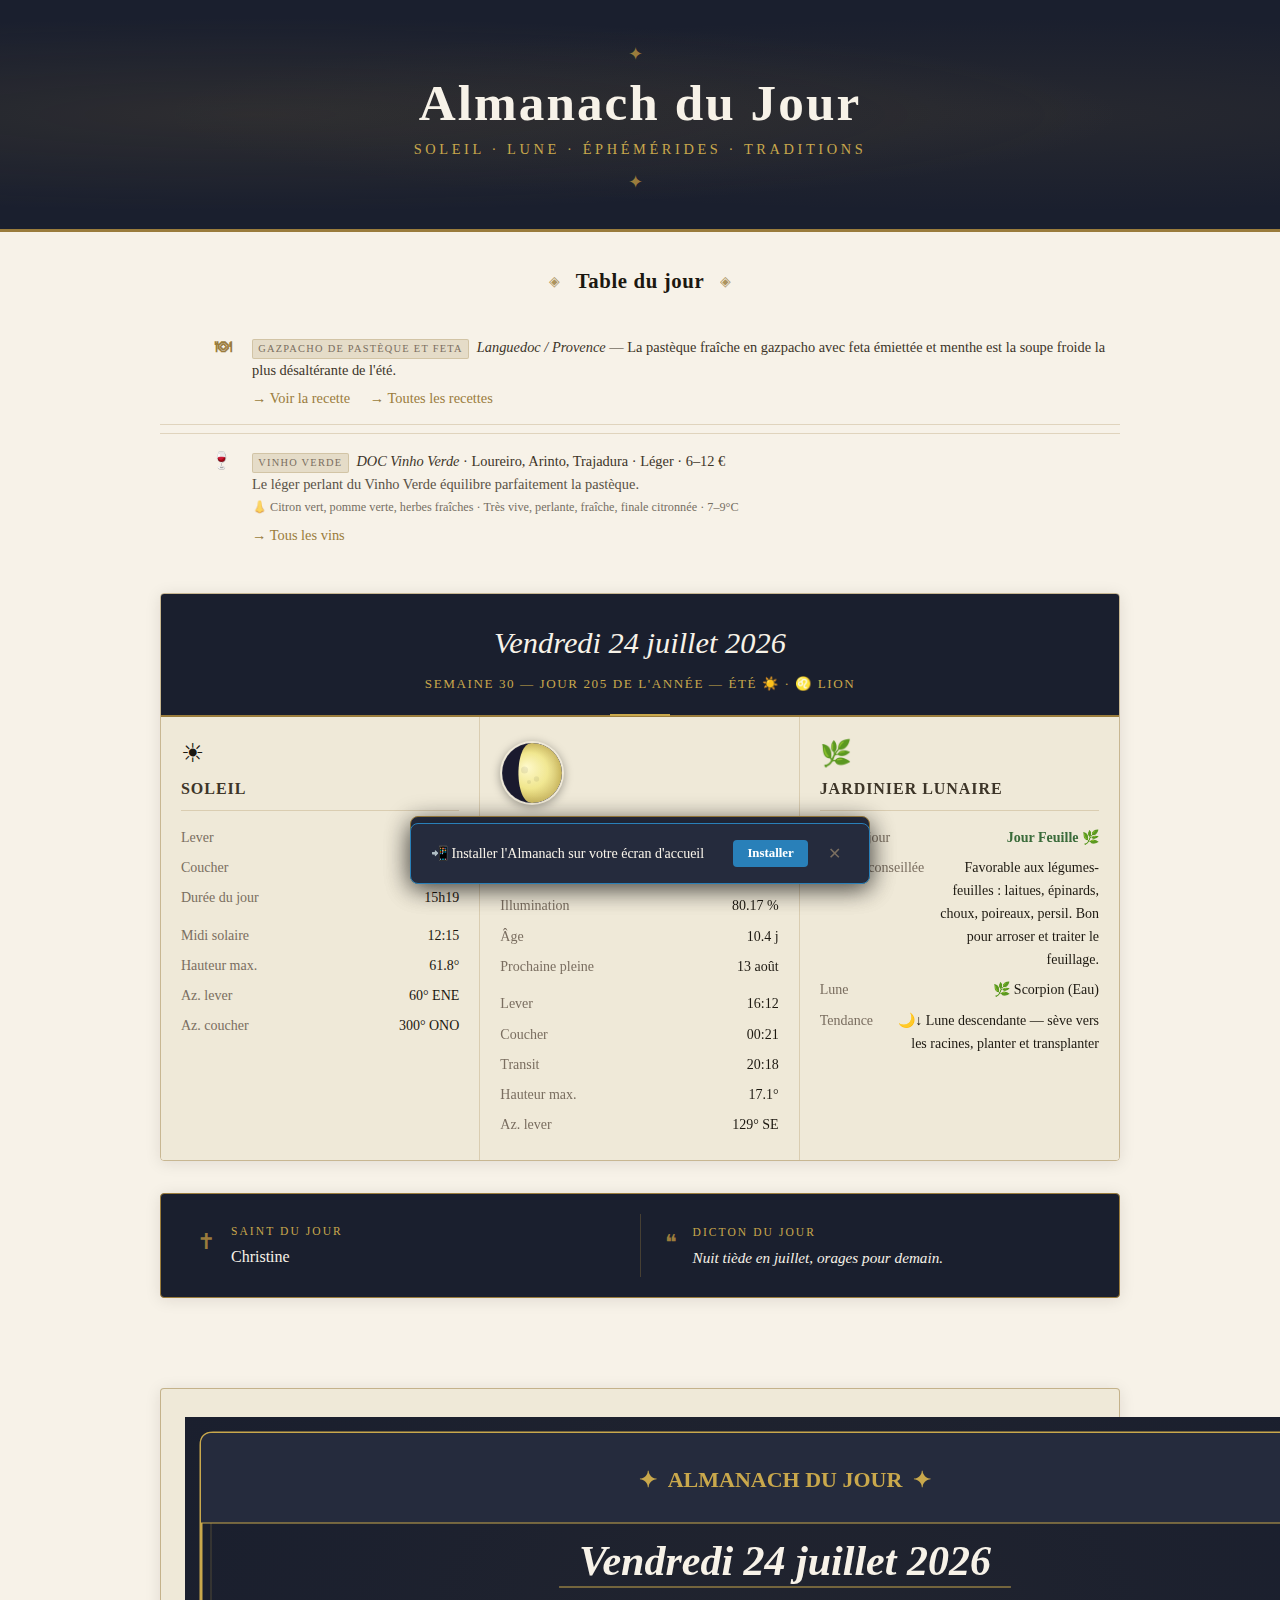
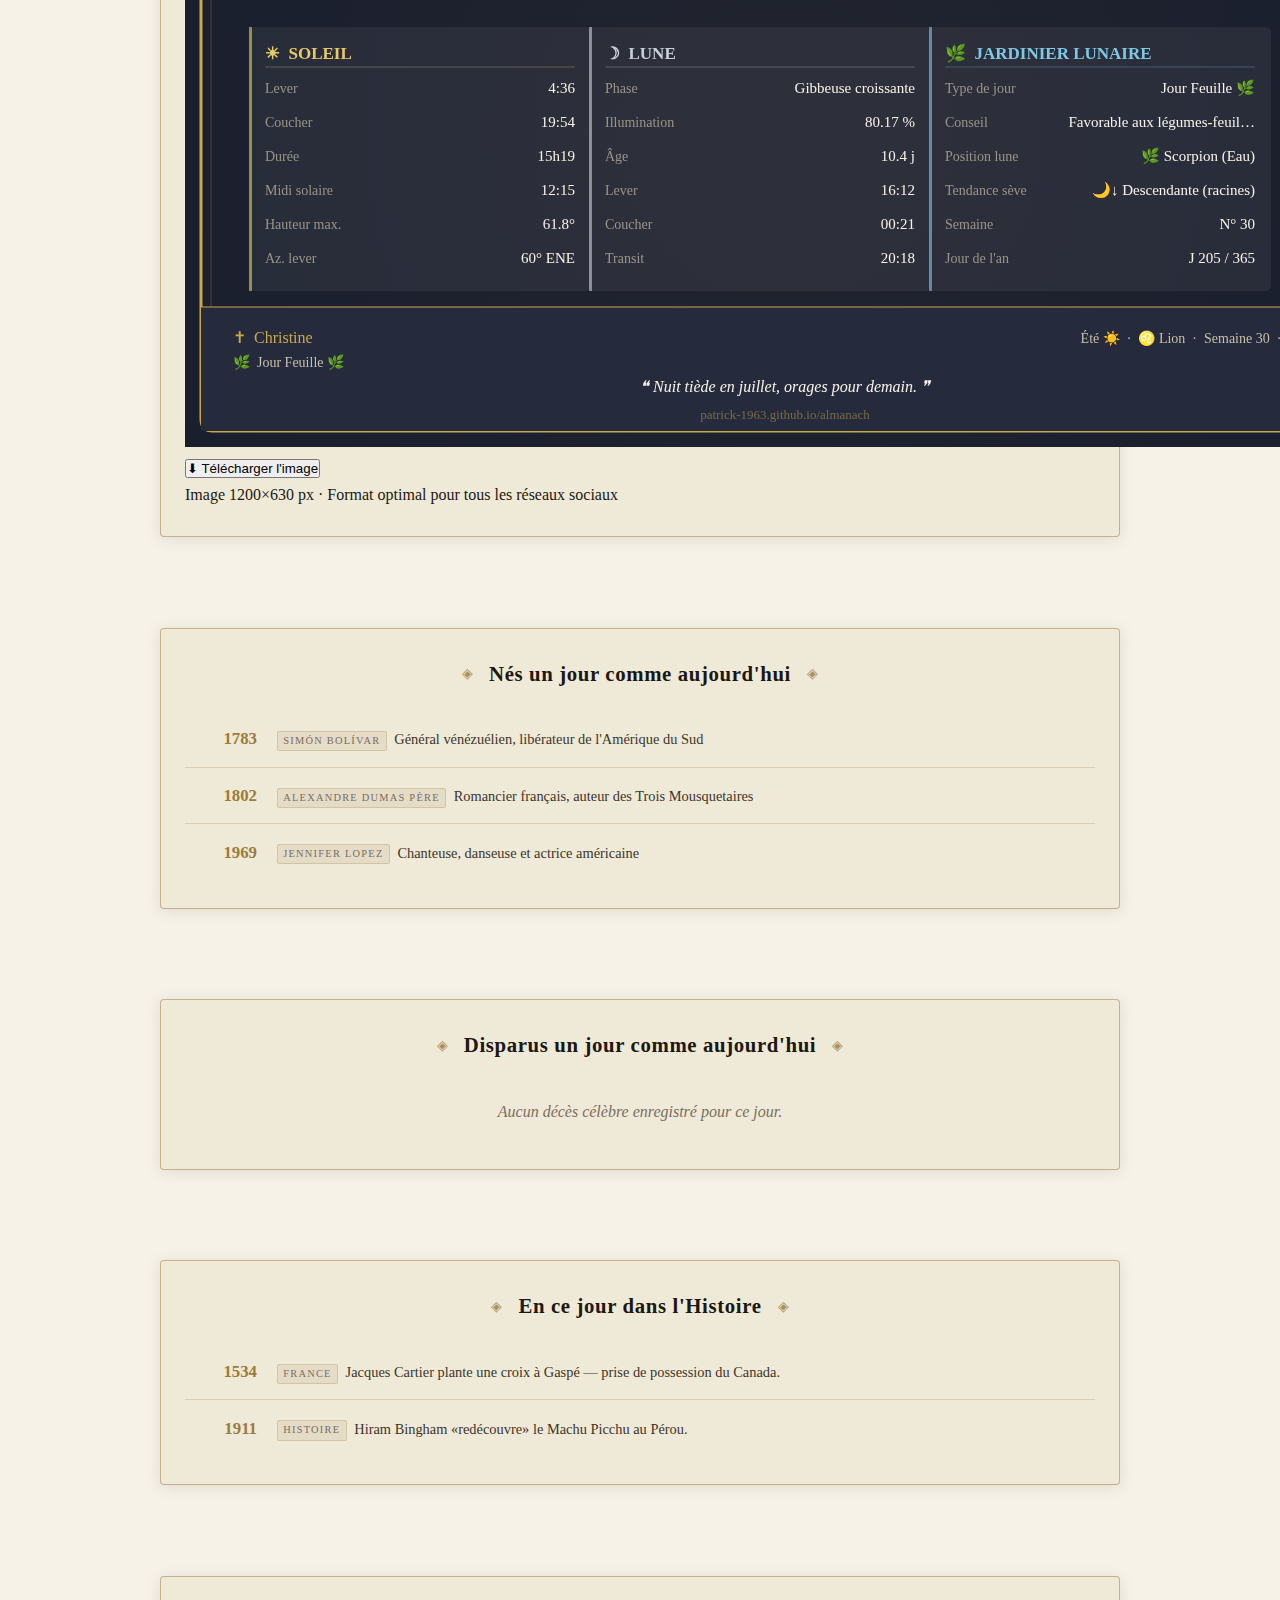
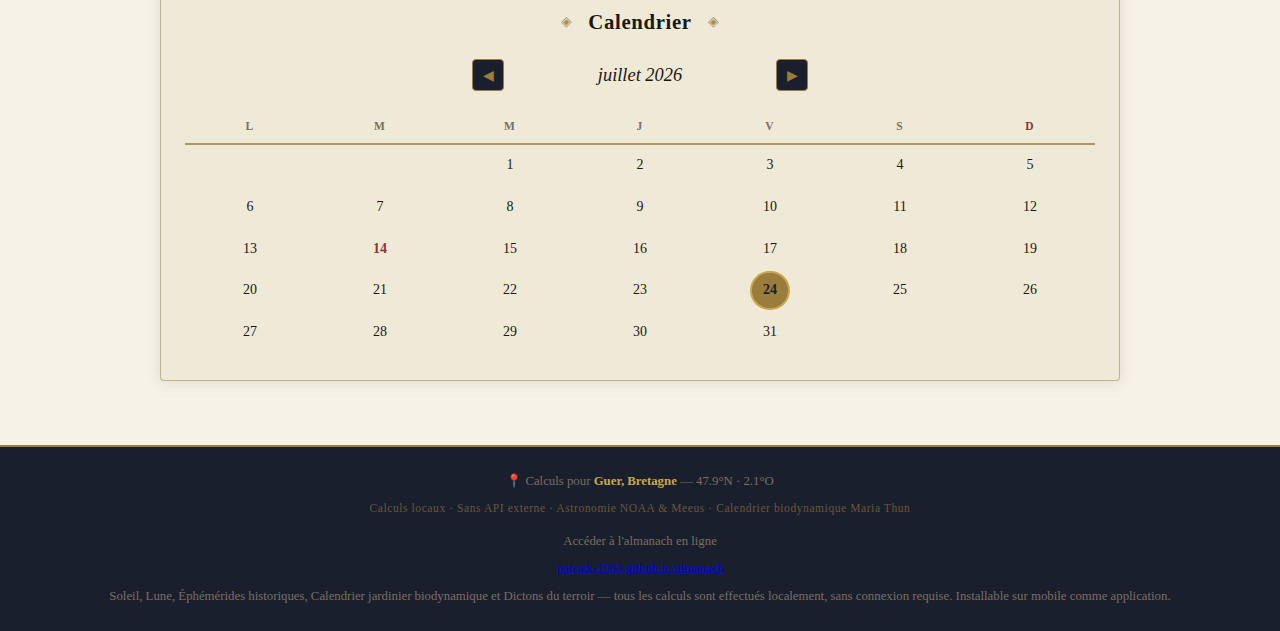
<file: index.html>
<!DOCTYPE html>
<html lang="fr">
<head>
    <meta charset="UTF-8">
    <title>Almanach du Jour — Soleil, Lune, Éphémérides &amp; Traditions</title>
    <meta name="viewport" content="width=device-width, initial-scale=1">
    <meta name="description" content="L'almanach de référence : lever et coucher du soleil, phases de la lune, marées bretonnes, saints du jour, éphémérides historiques, calendrier jardinier biodynamique et dictons du terroir.">

    <!-- PWA -->
    <link rel="manifest" href="manifest.json">
    <meta name="theme-color" content="#1a1f2e">
    <meta name="mobile-web-app-capable" content="yes">
    <meta name="apple-mobile-web-app-capable" content="yes">
    <meta name="apple-mobile-web-app-status-bar-style" content="black-translucent">
    <meta name="apple-mobile-web-app-title" content="Almanach">
    <link rel="apple-touch-icon" href="icons/icon-152.png">
    <link rel="apple-touch-icon" sizes="192x192" href="icons/icon-192.png">
    <link rel="icon" type="image/png" sizes="32x32" href="icons/favicon-32.png">
    <link rel="icon" type="image/png" sizes="192x192" href="icons/icon-192.png">

    <!-- Open Graph (partage réseaux sociaux) -->
    <meta property="og:title" content="Almanach du Jour">
    <meta property="og:description" content="Soleil, Lune, Marées bretonnes, Éphémérides et traditions — calculs locaux, sans API.">
    <meta property="og:type" content="website">
    <meta property="og:image" content="icons/icon-512.png">
    <meta name="twitter:card" content="summary">
    <meta name="twitter:title" content="Almanach du Jour">
    <meta name="twitter:image" content="icons/icon-512.png">


    <style>
    /* ── Plat du jour : lien recette ── */
    .plat-link {
        display: inline-block;
        margin-top: 0.4rem;
        color: var(--gold, #c8a96e);
        text-decoration: none;
        font-style: normal;
        font-size: 0.9rem;
        border-bottom: 1px solid transparent;
        transition: border-color 0.2s;
    }
    .plat-link:hover {
        border-bottom-color: var(--gold, #c8a96e);
    }
    </style>

    <!-- Styles -->
    <link rel="stylesheet" href="style.css">
    <link rel="preconnect" href="https://fonts.googleapis.com">
    <link href="https://fonts.googleapis.com/css2?family=Playfair+Display:ital,wght@0,400;0,700;1,400&family=Source+Serif+4:ital,opsz,wght@0,8..60,300;0,8..60,400;1,8..60,300&display=swap" rel="stylesheet">
</head>
<body>

    <header class="site-header">
        <div class="header-inner">
            <div class="header-ornament">✦</div>
            <h1>Almanach du Jour</h1>
            <p class="subtitle">Soleil · Lune · Éphémérides · Traditions</p>
            <div class="header-ornament">✦</div>
        </div>
    </header>

    <main>
        <!-- TABLE DU JOUR : Plat & Vin -->
        <section id="plat-du-jour-section">
            <div class="section-header">
                <span class="orn">◈</span>
                <h2>Table du jour</h2>
                <span class="orn">◈</span>
            </div>
            <div id="plat-du-jour-content" class="ephemerides-list"></div>
        </section>
        <!-- BLOC DU JOUR -->
        <section id="today-block">
            <div class="today-date-wrap">
                <h2 id="date-display">—</h2>
                <p id="meta-date" class="meta-line">—</p>

            </div>

            <div class="primary-cards">

                <article class="card card-sun">
                    <div class="card-icon">☀</div>
                    <h3>Soleil</h3>
                    <ul class="data-list">
                        <li><span class="lbl">Lever</span><span id="sunrise" class="val">--:--</span></li>
                        <li><span class="lbl">Coucher</span><span id="sunset" class="val">--:--</span></li>
                        <li><span class="lbl">Durée du jour</span><span id="day-length" class="val">--h--</span></li>
                        <li class="data-separator"></li>
                        <li><span class="lbl">Midi solaire</span><span id="sun-noon" class="val">--:--</span></li>
                        <li><span class="lbl">Hauteur max.</span><span id="sun-elevation" class="val">--°</span></li>
                        <li><span class="lbl">Az. lever</span><span id="sun-az-rise" class="val">--°</span></li>
                        <li><span class="lbl">Az. coucher</span><span id="sun-az-set" class="val">--°</span></li>
                    </ul>
                </article>

                <article class="card card-moon">
                    <div class="card-icon-canvas">
                        <canvas id="moon-icon" class="moon-icon" width="64" height="64"></canvas>
                    </div>
                    <h3>Lune</h3>
                    <ul class="data-list">
                        <li><span class="lbl">Phase</span><span id="moon-phase" class="val">—</span></li>
                        <li><span class="lbl">Illumination</span><span id="moon-illumination" class="val">--%</span></li>
                        <li><span class="lbl">Âge</span><span id="moon-age" class="val">-- j</span></li>
                        <li><span class="lbl">Prochaine pleine</span><span id="next-full-moon" class="val">—</span></li>
                        <li class="data-separator"></li>
                        <li><span class="lbl">Lever</span><span id="moonrise" class="val">--:--</span></li>
                        <li><span class="lbl">Coucher</span><span id="moonset" class="val">--:--</span></li>
                        <li><span class="lbl">Transit</span><span id="moon-transit" class="val">--:--</span></li>
                        <li><span class="lbl">Hauteur max.</span><span id="moon-elevation" class="val">--°</span></li>
                        <li><span class="lbl">Az. lever</span><span id="moon-az-rise" class="val">--°</span></li>
                    </ul>
                </article>

                <article class="card card-garden">
                    <div class="card-icon">🌿</div>
                    <h3>Jardinier lunaire</h3>
                    <ul class="data-list">
                        <li><span class="lbl">Type de jour</span><span id="garden-day-type" class="val">—</span></li>
                        <li><span class="lbl">Activité conseillée</span><span id="garden-advice" class="val">—</span></li>
                        <li><span class="lbl">Lune</span><span id="garden-moon-pos" class="val">—</span></li>
                        <li><span class="lbl">Tendance</span><span id="garden-trend" class="val">—</span></li>
                    </ul>
                </article>

            </div>
        </section>

        <!-- SAINT + DICTON -->
        <section id="tradition-block">
            <div class="tradition-grid">
                <div class="tradition-item">
                    <span class="trad-icon">✝</span>
                    <div>
                        <div class="trad-label">Saint du jour</div>
                        <div id="saint" class="trad-value">—</div>
                    </div>
                </div>
                <div class="trad-divider"></div>
                <div class="tradition-item">
                    <span class="trad-icon">❝</span>
                    <div>
                        <div class="trad-label">Dicton du jour</div>
                        <div id="dicton" class="trad-value trad-dicton">—</div>
                    </div>
                </div>
            </div>
        </section>

        <!-- PARTAGE DU JOUR -->
         <br>
        <section id="ephemerides-block">
            <div class="share-inner">
                <div class="share-preview-wrap">
                    <canvas id="share-canvas" width="1200" height="630"
                            aria-label="Aperçu de l'image à partager"></canvas>
                </div>
                <div class="share-actions">
                    <button id="share-download" class="share-btn share-btn-dl" type="button">
                        ⬇ Télécharger l'image
                    </button>
                    <button id="share-native" class="share-btn share-btn-share" type="button">
                        ↗ Partager
                    </button>
                </div>
                <p class="share-hint">Image 1200×630 px · Format optimal pour tous les réseaux sociaux</p>
            </div>
        </section>


        
        <!-- NAISSANCES CÉLÈBRES -->
         <br>
        <section id="ephemerides-block">
            <div class="section-header">
                <span class="orn">◈</span>
                <h2>Nés un jour comme aujourd'hui</h2>
                <span class="orn">◈</span>
            </div>
            <div id="naissances-list" class="ephemerides-list"></div>
        </section>
    

        <!-- NÉCROLOGIE -->
         <br>
        <section id="ephemerides-block">
            <div class="section-header">
                <span class="orn">◈</span>
                <h2>Disparus un jour comme aujourd'hui</h2>
                <span class="orn">◈</span>
            </div>
            <div id="necrologie-list" class="ephemerides-list"></div>
        </section>
    
        <!-- ÉPHÉMÉRIDES -->
         <br>
        <section id="ephemerides-block">
            <div class="section-header">
                <span class="orn">◈</span>
                <h2>En ce jour dans l'Histoire</h2>
                <span class="orn">◈</span>
            </div>
            <div id="ephemerides-list" class="ephemerides-list"></div>
        </section>
    </br>
        <!-- CALENDRIER -->
        <section id="calendar-section">
            <div class="section-header">
                <span class="orn">◈</span>
                <h2>Calendrier</h2>
                <span class="orn">◈</span>
            </div>
            <div class="calendar-nav">
                <button id="prev-month" type="button">◀</button>
                <h3 id="calendar-title">—</h3>
                <button id="next-month" type="button">▶</button>
            </div>
            <table id="calendar" role="grid">
                <thead>
                    <tr>
                        <th>L</th><th>M</th><th>M</th>
                        <th>J</th><th>V</th><th>S</th><th>D</th>
                    </tr>
                </thead>
                <tbody id="calendar-body"></tbody>
            </table>
        </section>

    </main>

    <footer class="site-footer">
        <div class="footer-inner">
            <p>📍 Calculs pour <strong>Guer, Bretagne</strong> — 47.9°N · 2.1°O</p>
            <p class="footer-note">Calculs locaux · Sans API externe · Astronomie NOAA &amp; Meeus · Calendrier biodynamique Maria Thun</p>
            <div class="footer-divider"></div>
            <p class="footer-link-label">Accéder à l'almanach en ligne</p>
            <a class="footer-link"
               href="https://patrick-1963.github.io/almanach/index.html"
               target="_blank" rel="noopener">
                patrick-1963.github.io/almanach
            </a>
            <p class="footer-description">
                Soleil, Lune, Éphémérides historiques,
                Calendrier jardinier biodynamique et Dictons du terroir —
                tous les calculs sont effectués localement, sans connexion requise.
                Installable sur mobile comme application.
            </p>
        </div>
    </footer>

    <!-- Bannière mise à jour PWA -->
    <div id="pwa-update-banner" class="pwa-banner pwa-update" hidden>
        <span>✦ Une mise à jour de l'Almanach est disponible.</span>
        <button id="pwa-update-btn">Mettre à jour</button>
        <button id="pwa-update-close" aria-label="Fermer">✕</button>
    </div>

    <!-- Bouton d'installation PWA -->
    <div id="pwa-install-banner" class="pwa-banner pwa-install" hidden>
        <span>📲 Installer l'Almanach sur votre écran d'accueil</span>
        <button id="pwa-install-btn">Installer</button>
        <button id="pwa-install-close" aria-label="Fermer">✕</button>
    </div>

    <script src="recettes/Recettes.js"></script>
    <script src="vins/vins.js"></script>
    <script src="almanach.js"></script>
    <script src="pwa.js"></script>
</body>

</html>
</file>
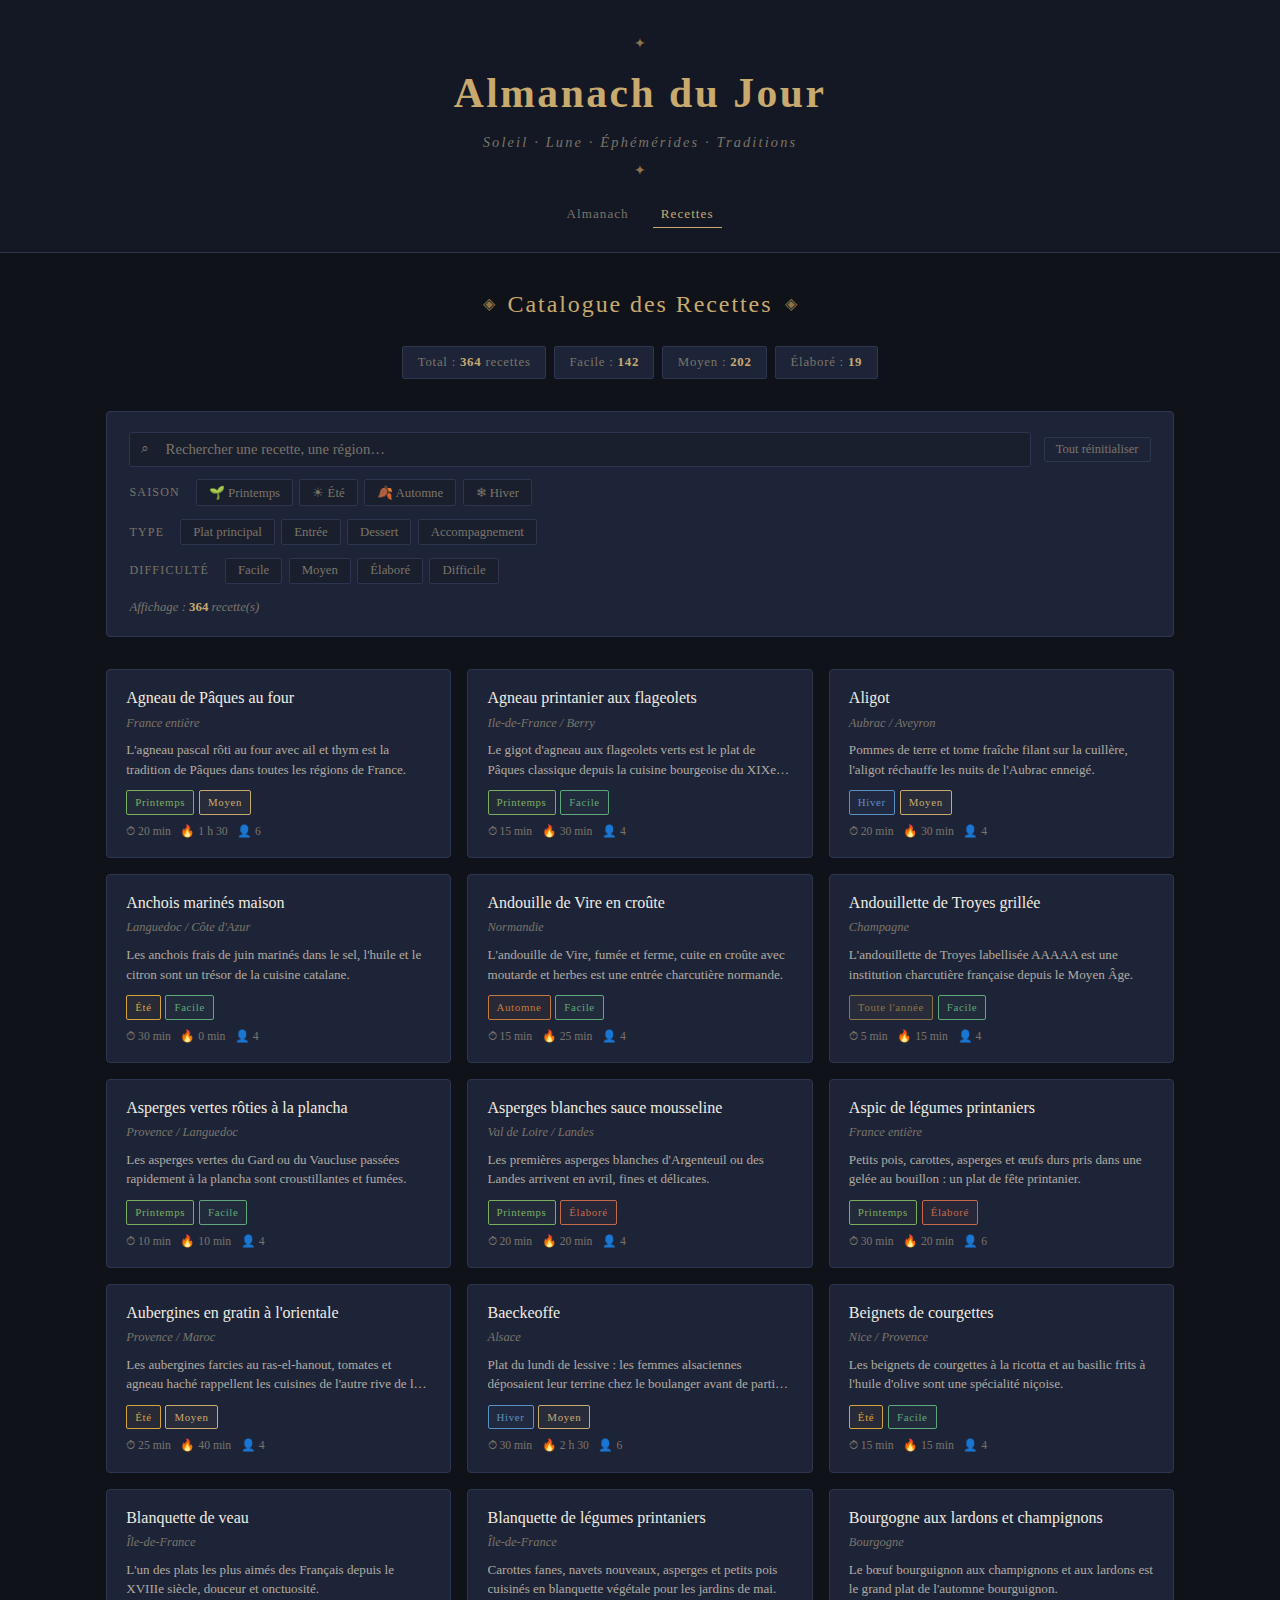
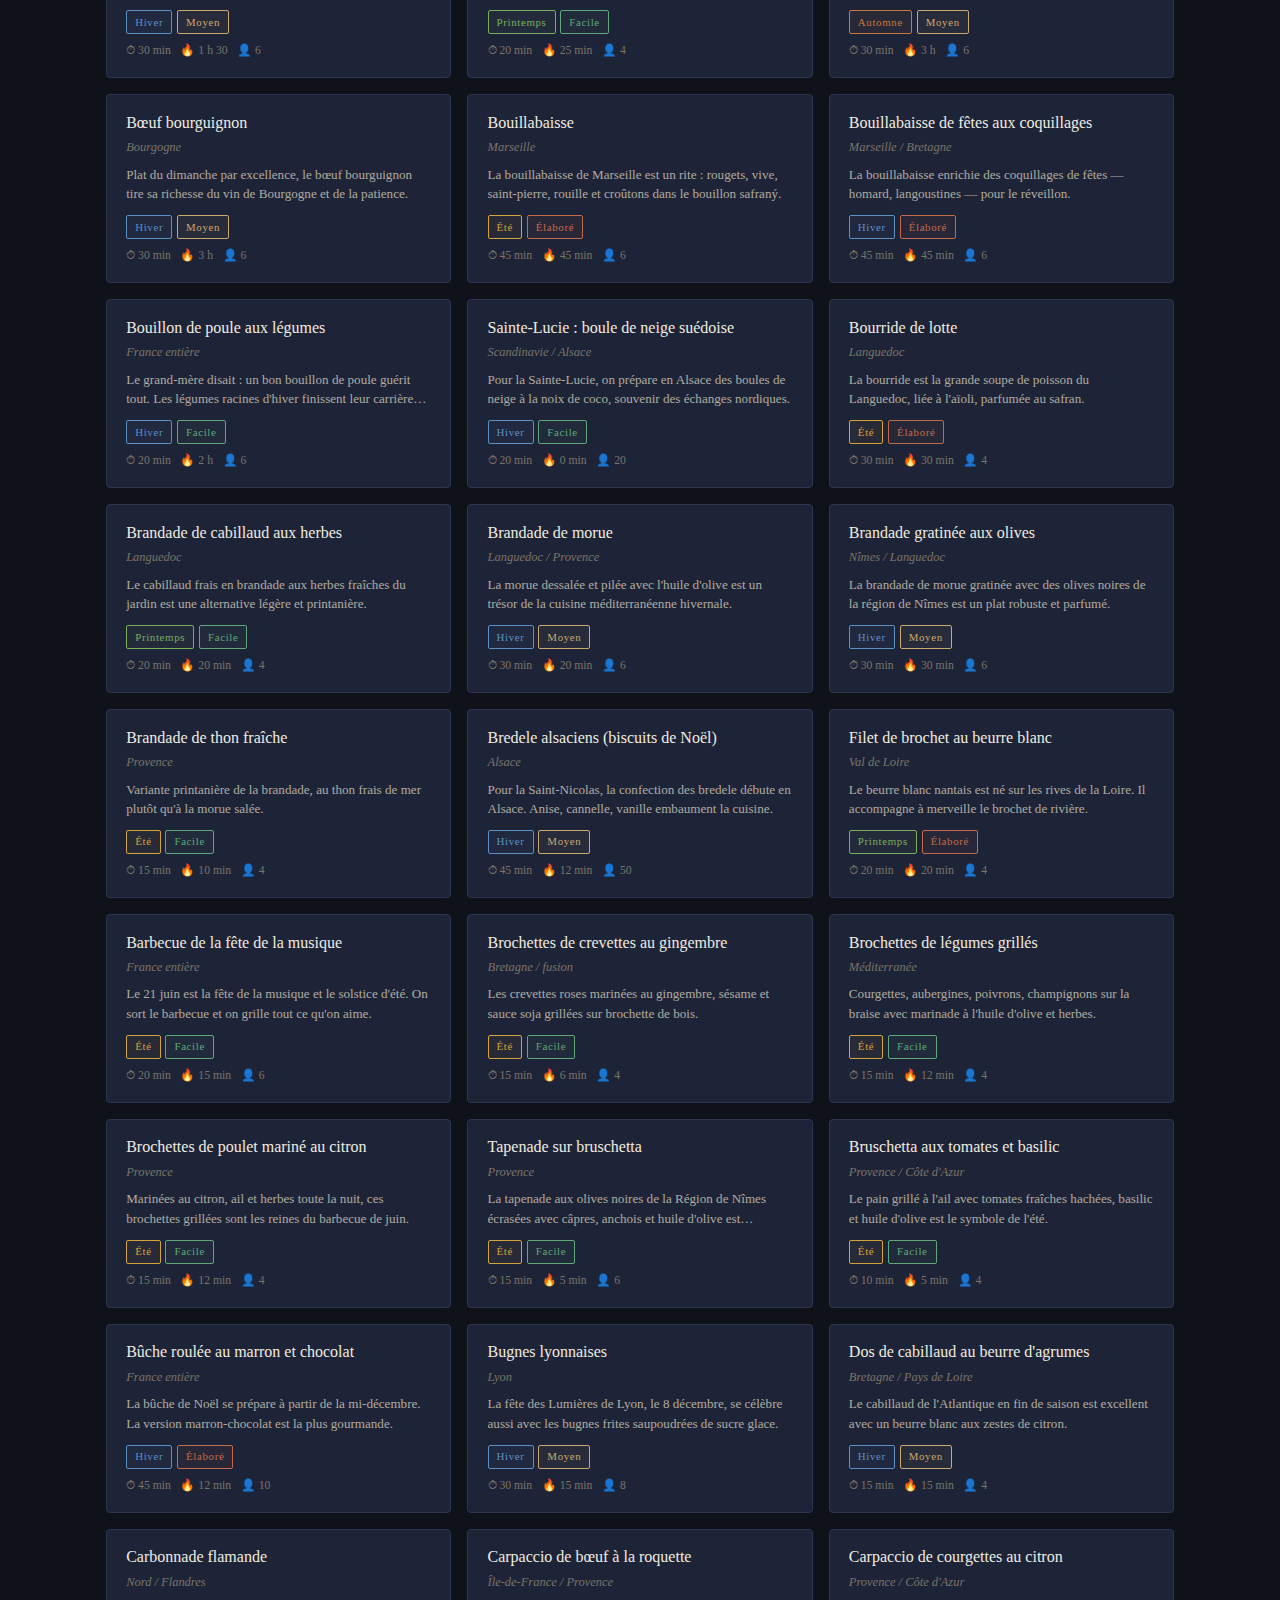
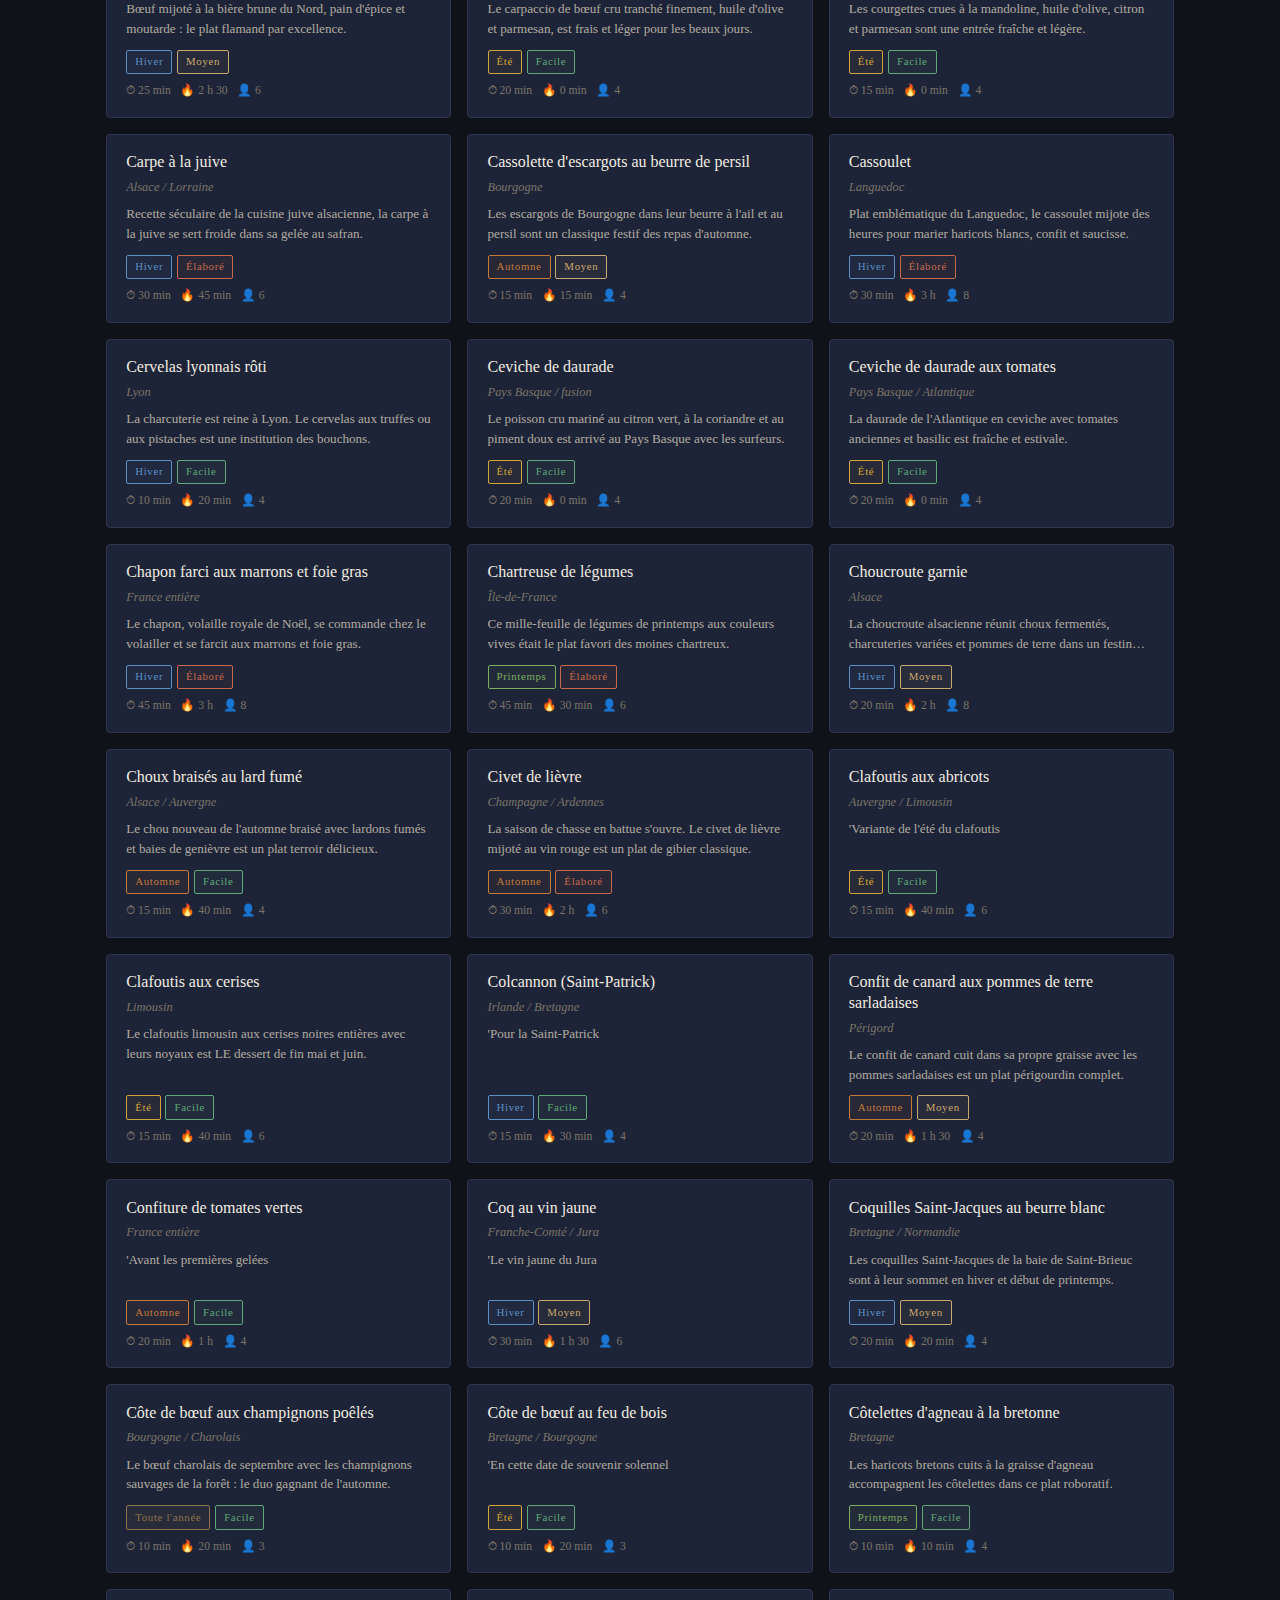
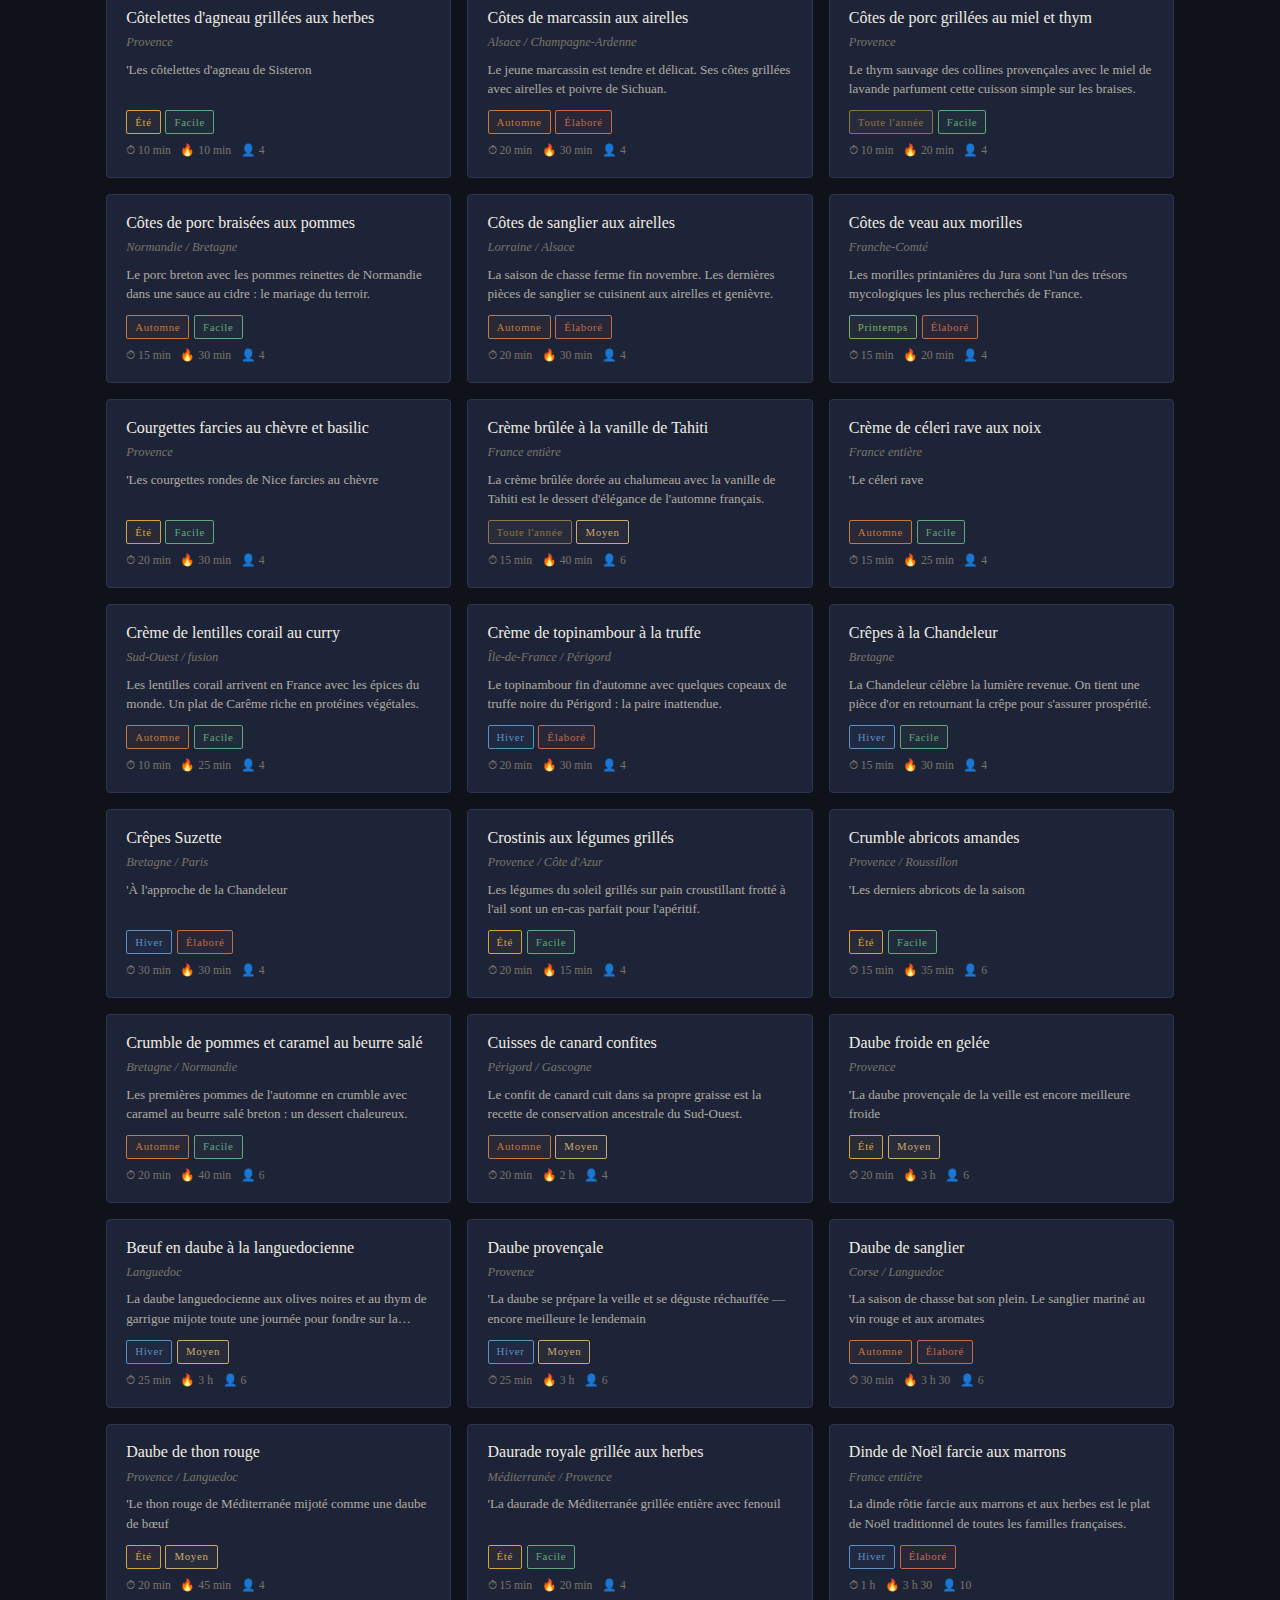
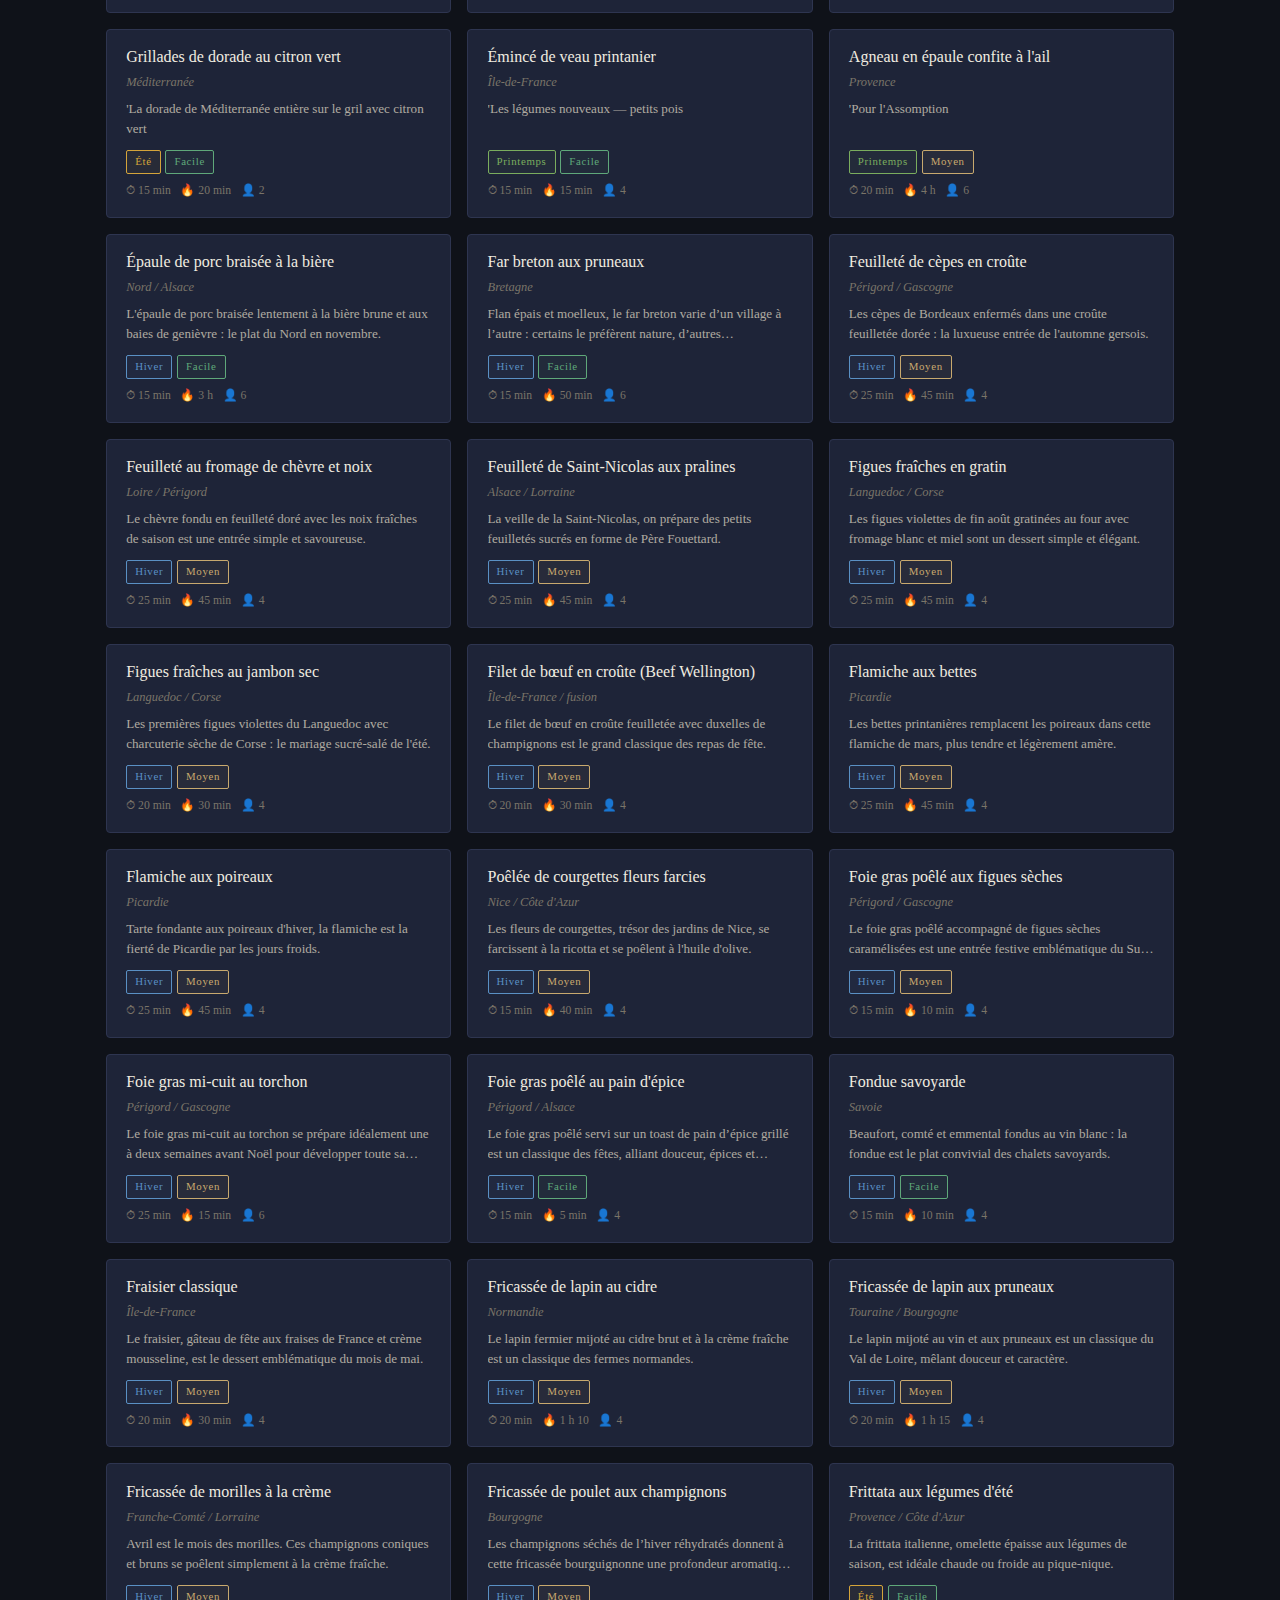
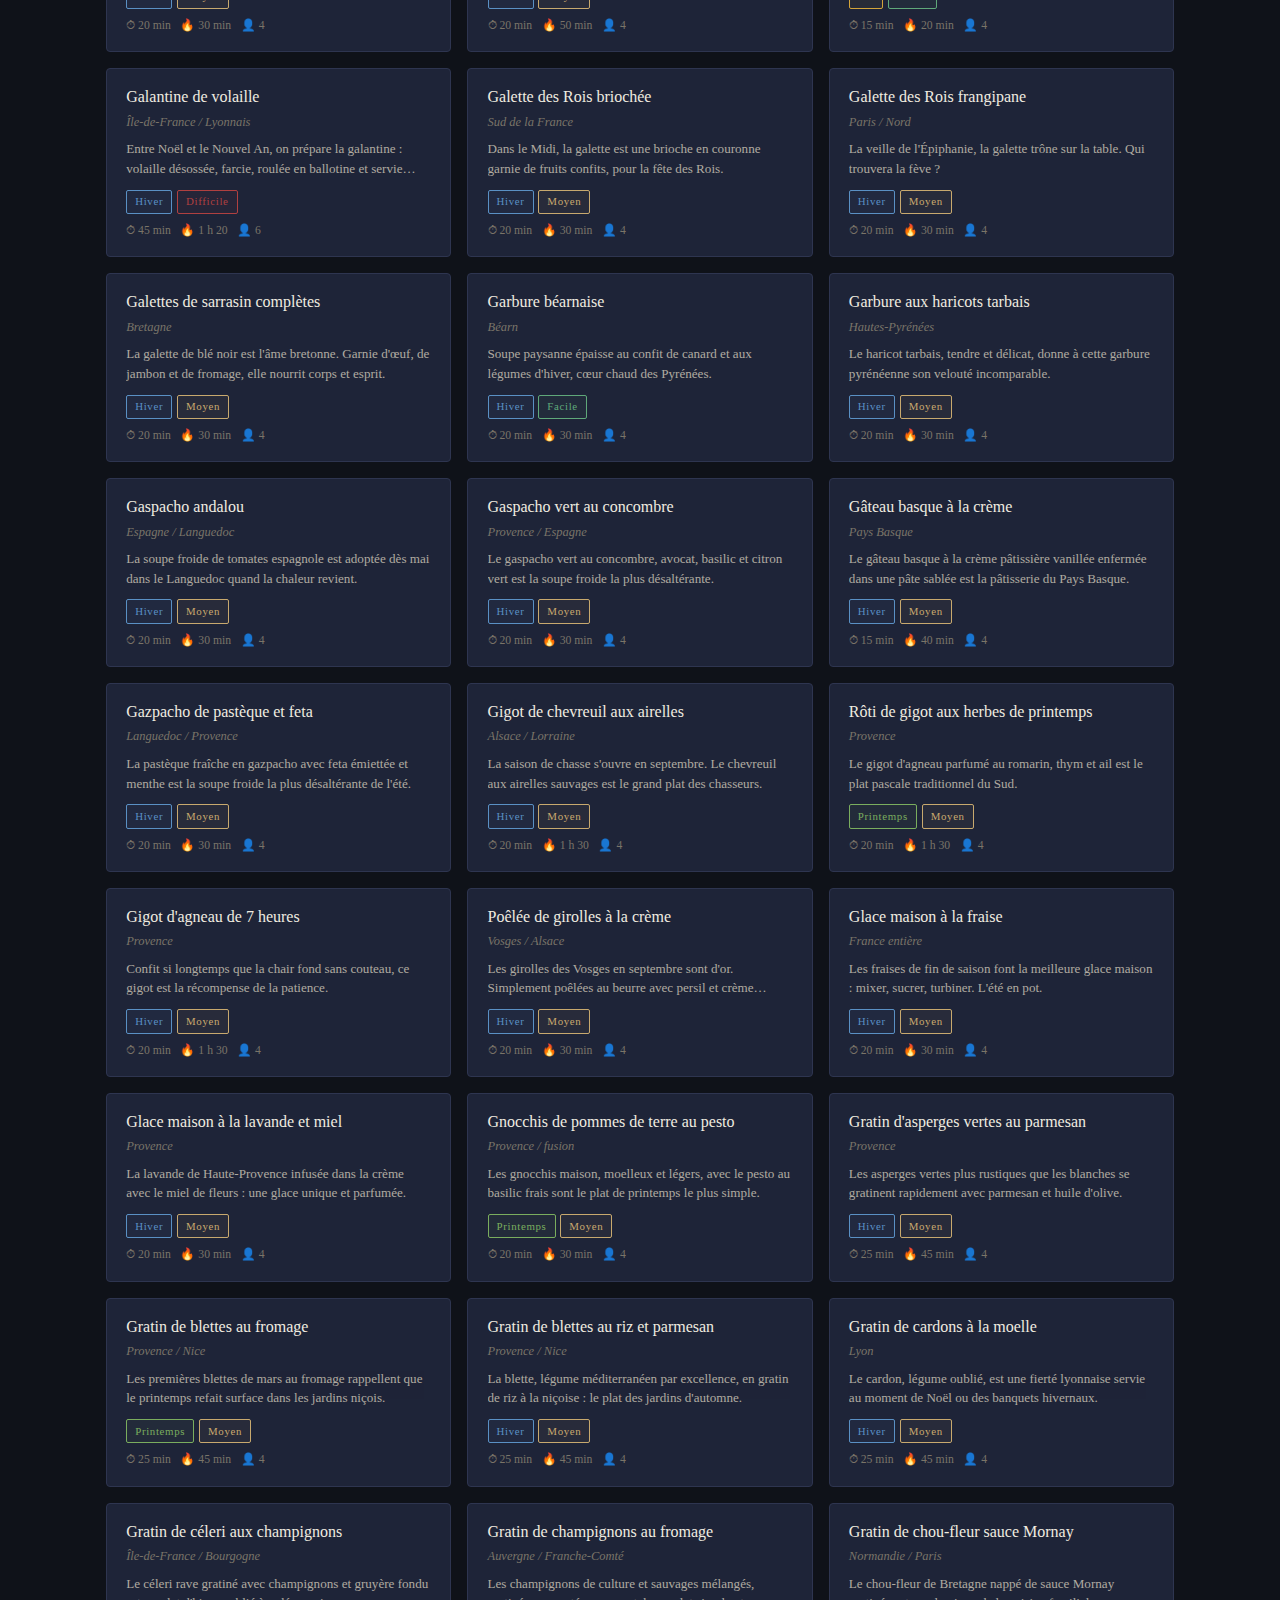
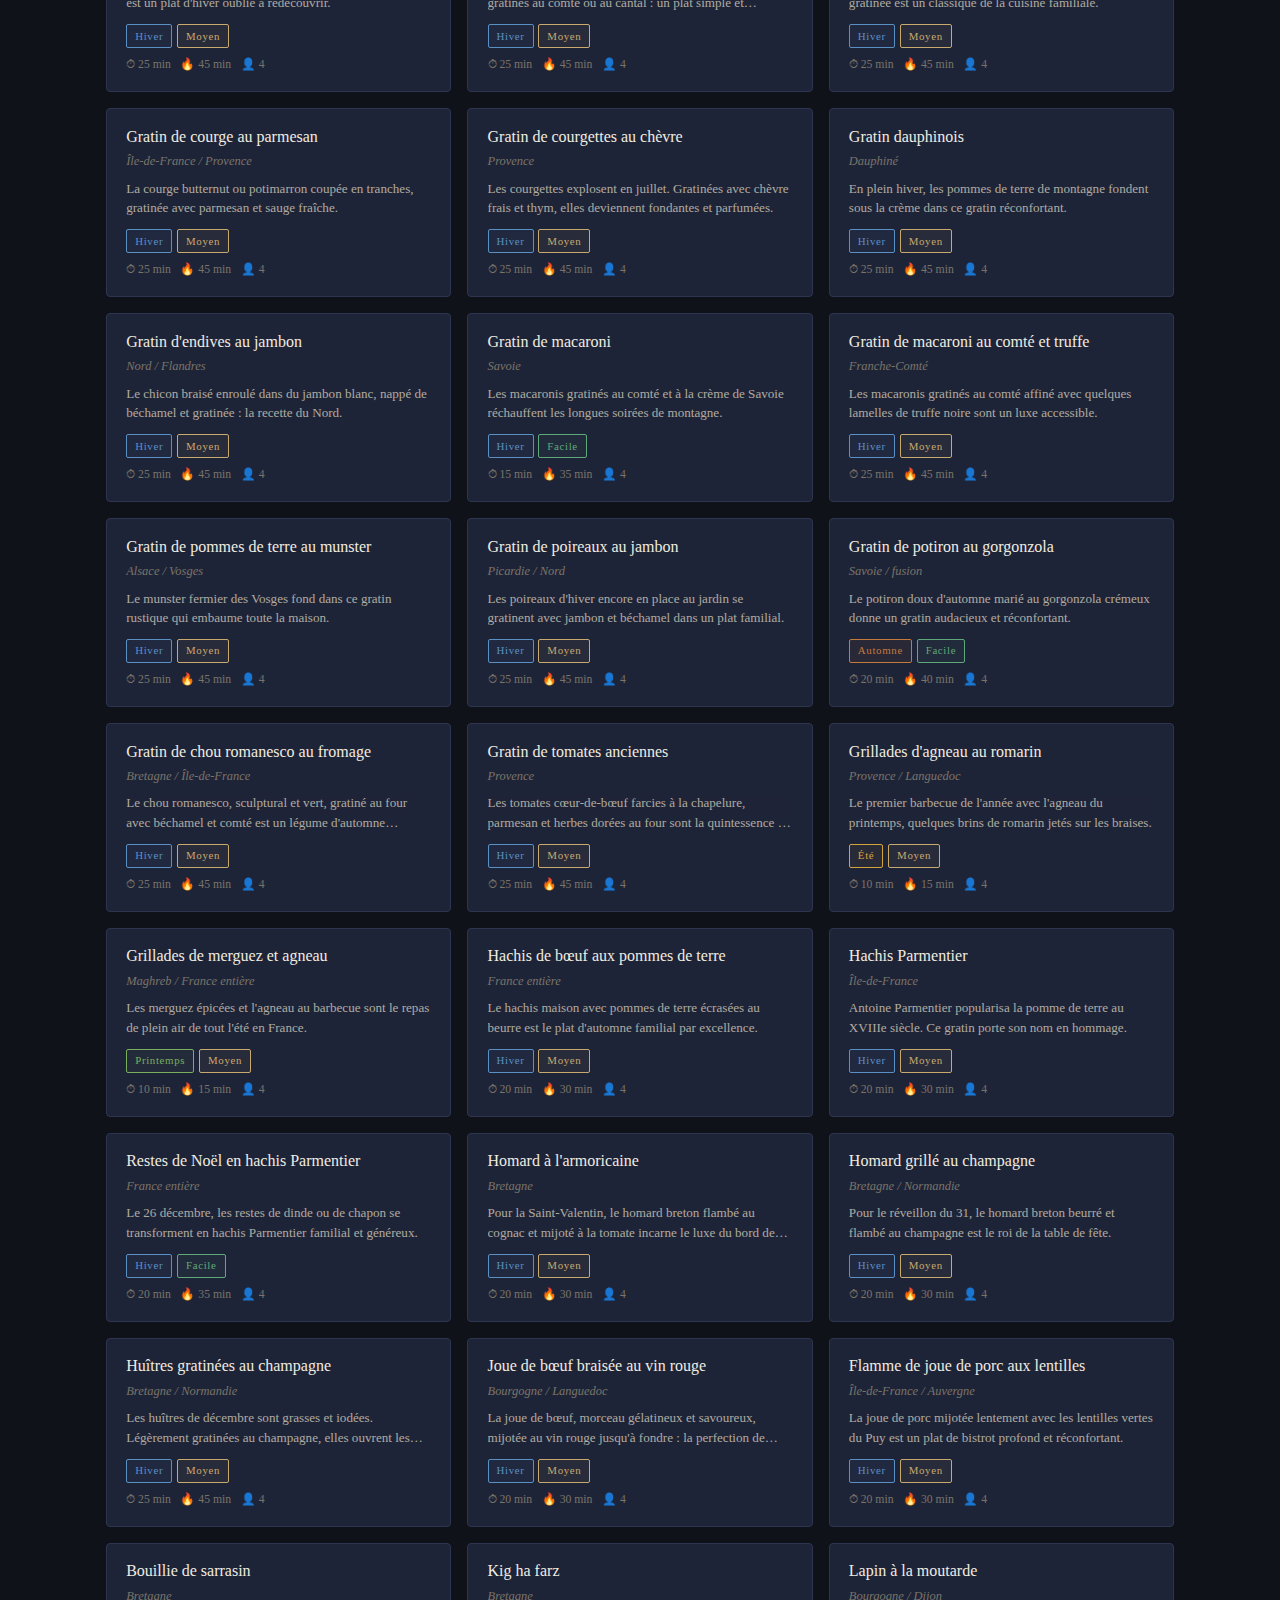
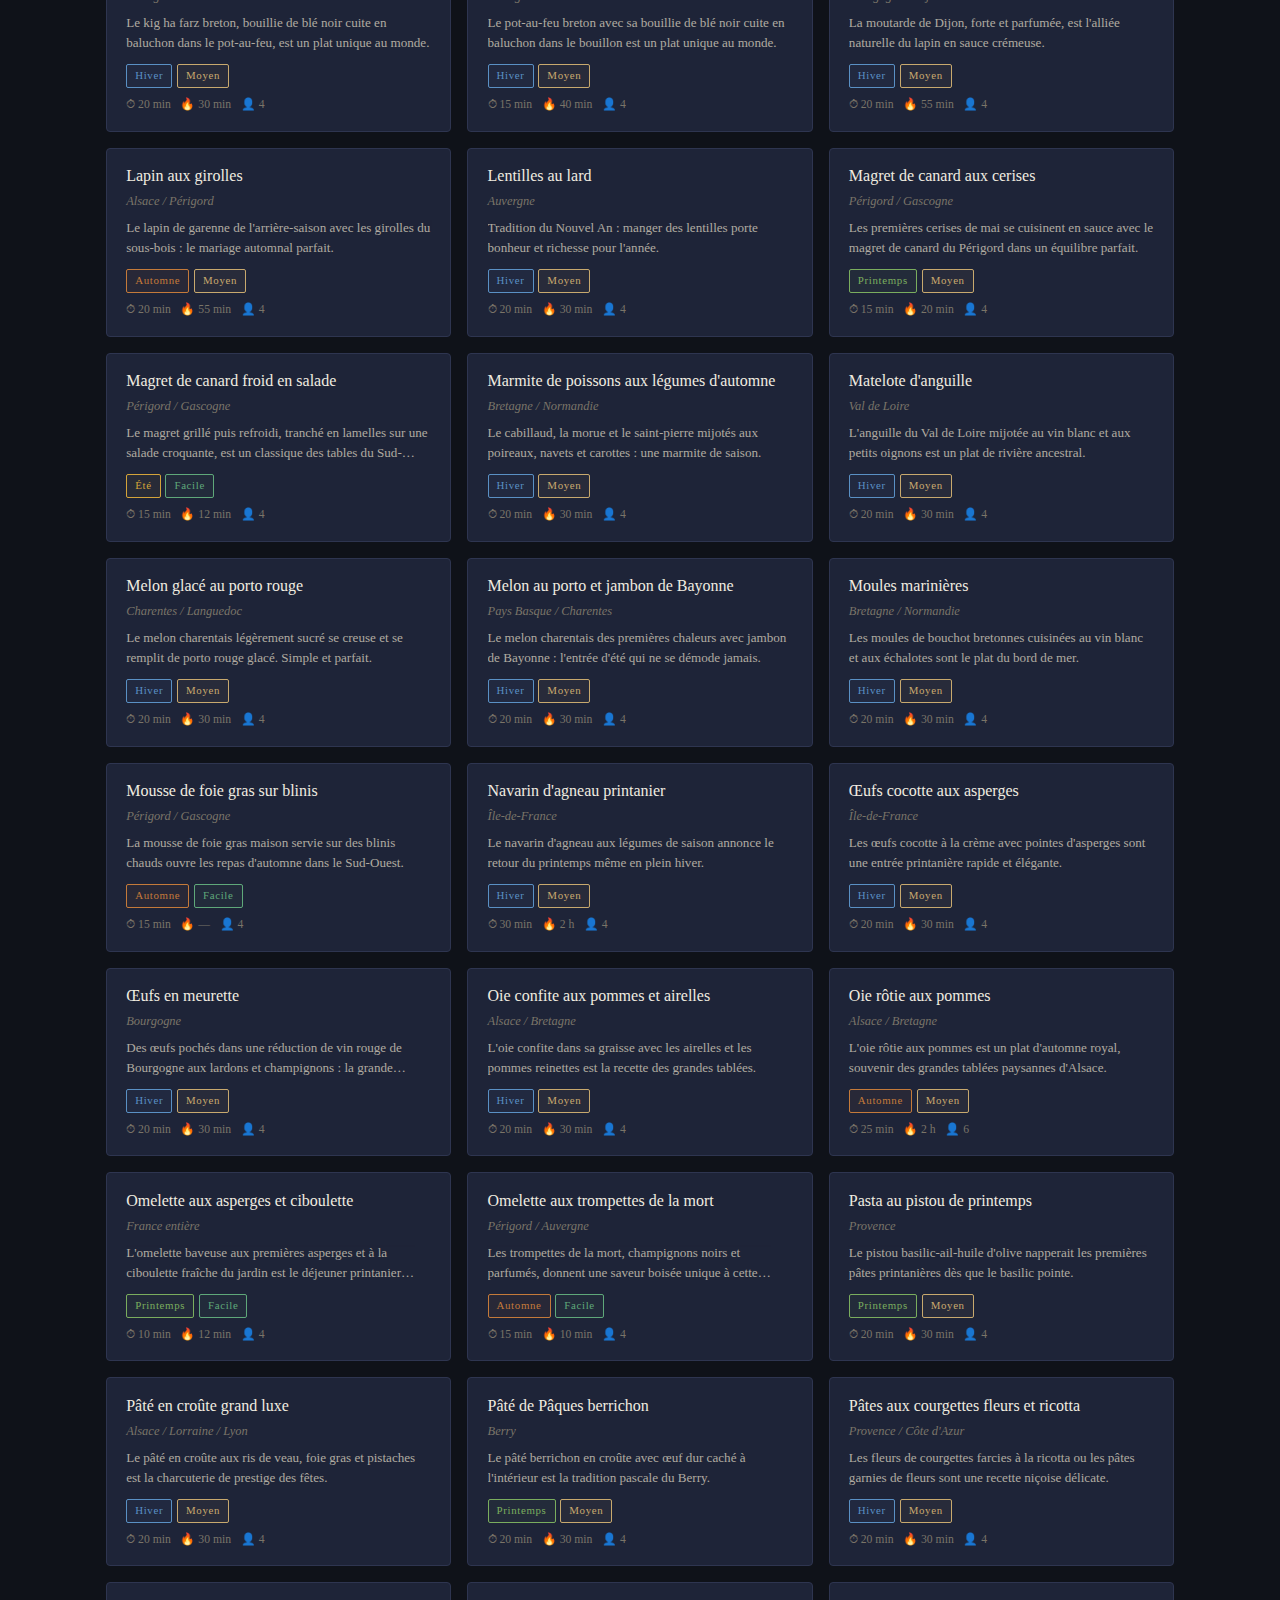
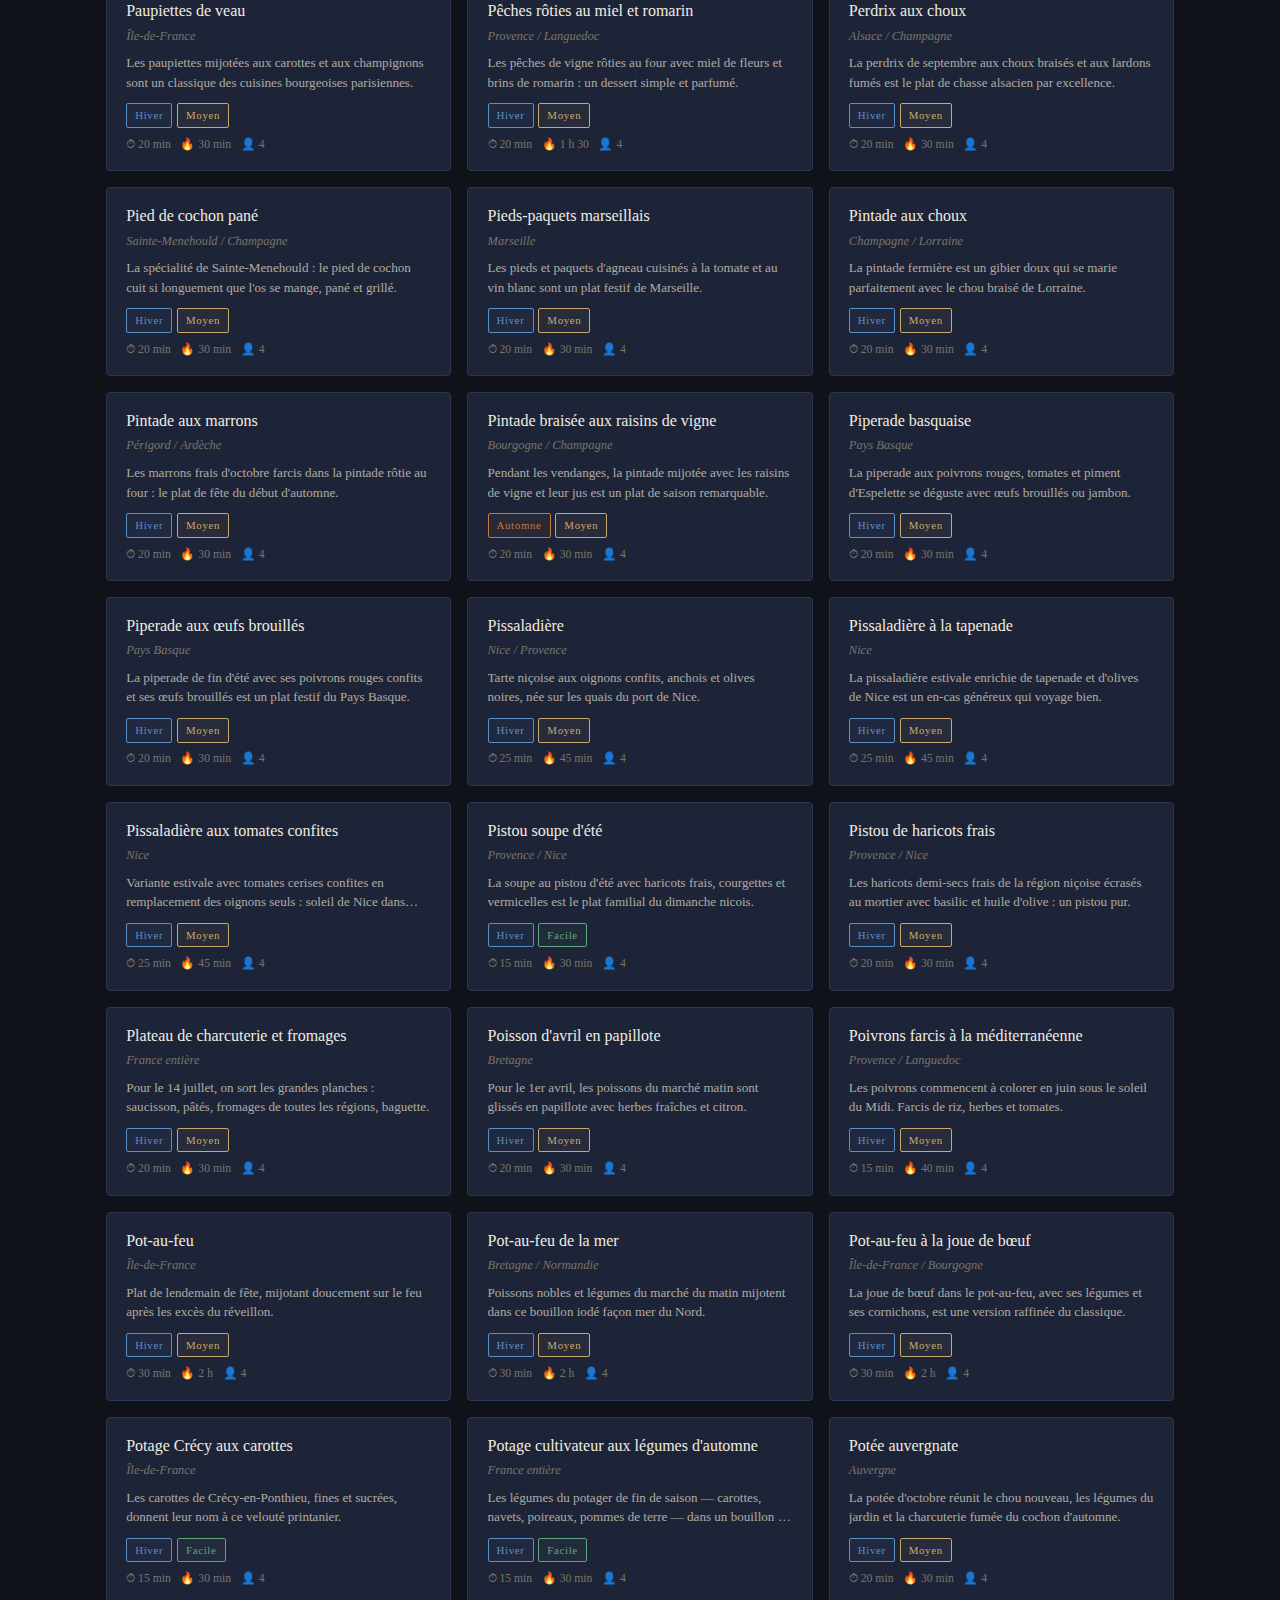
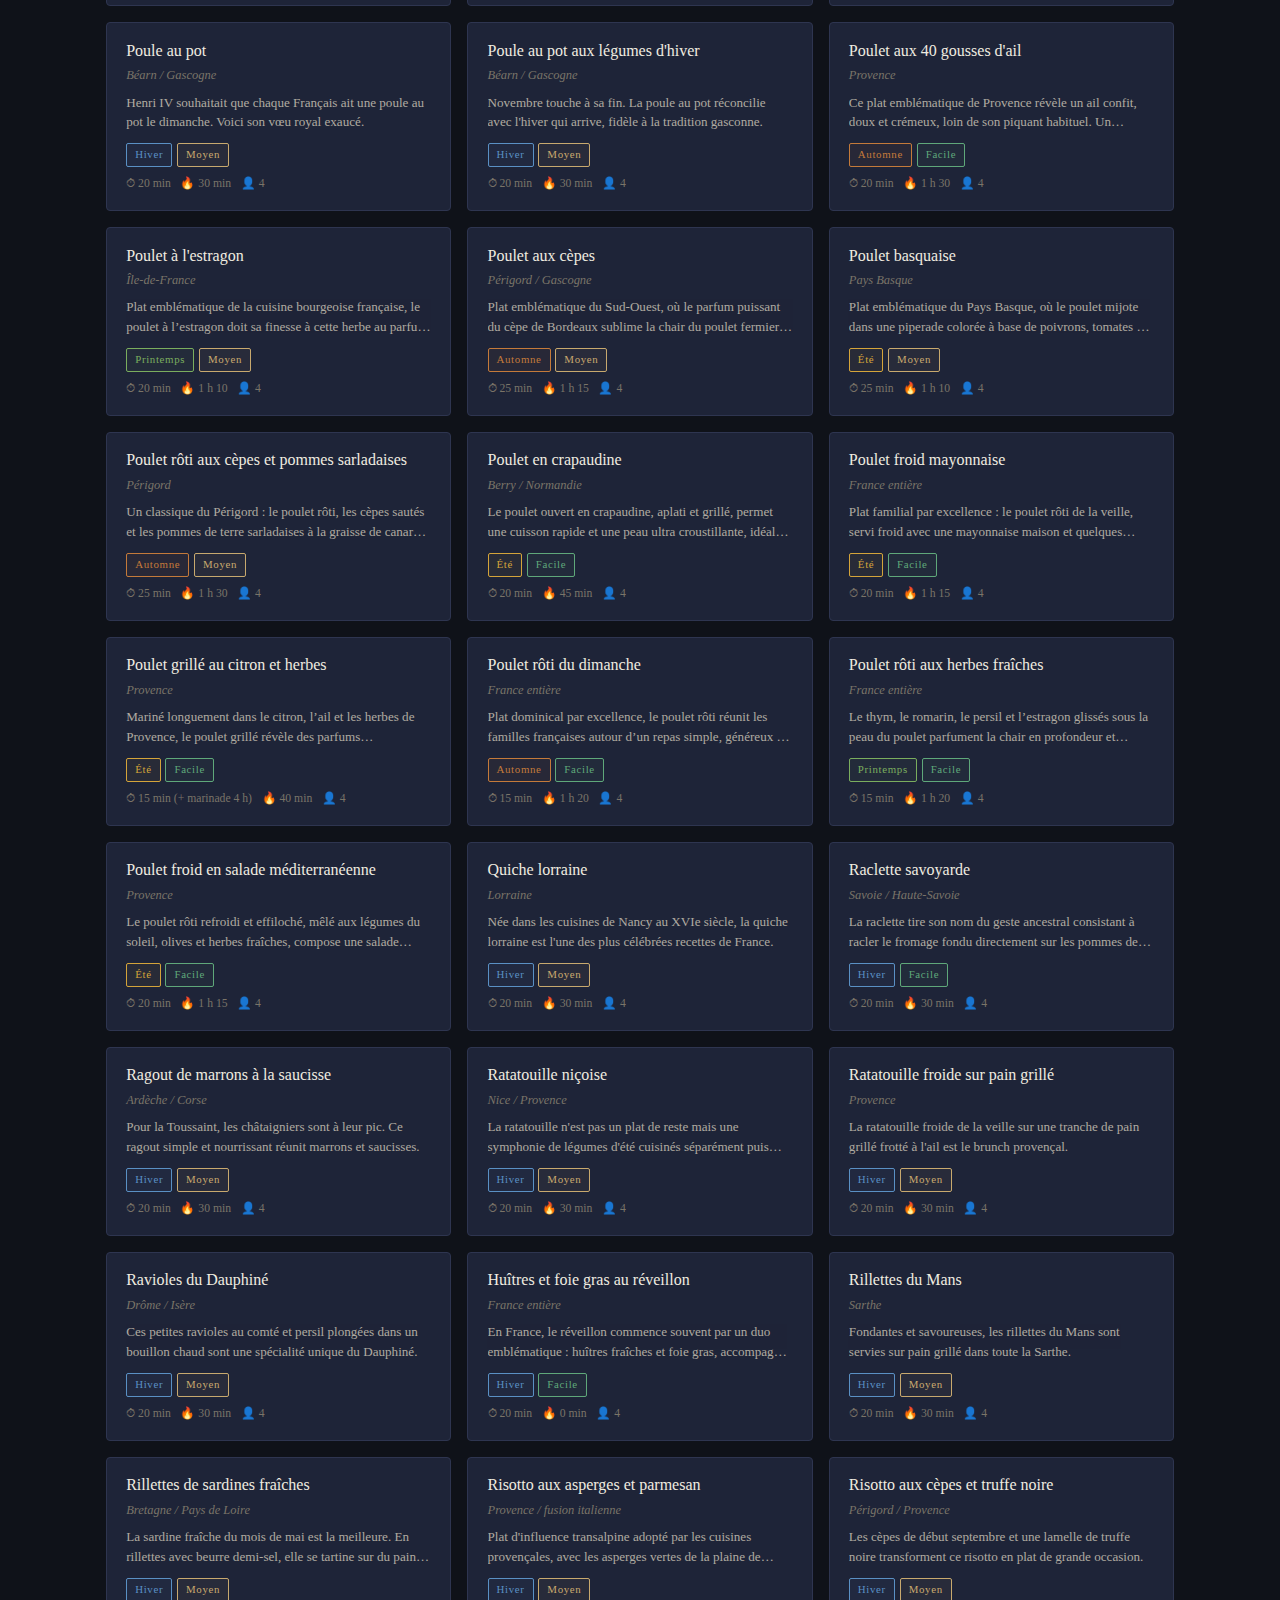
<file: catalogue.html>
<!DOCTYPE html>
<html lang="fr">
<head>
<meta charset="UTF-8">
<title>Almanach — Catalogue des Recettes</title>
<meta name="viewport" content="width=device-width, initial-scale=1">
<meta name="description" content="Catalogue des recettes de l'Almanach du Jour — traditions culinaires françaises, recettes de saison, terroir et régions.">

<!-- PWA & thème identique à l'almanach -->
<meta name="theme-color" content="#1a1f2e">
<meta name="mobile-web-app-capable" content="yes">
<meta name="apple-mobile-web-app-capable" content="yes">

<link rel="preconnect" href="https://fonts.googleapis.com">
<link href="https://fonts.googleapis.com/css2?family=Playfair+Display:ital,wght@0,400;0,700;1,400&family=Source+Serif+4:ital,opsz,wght@0,8..60,300;0,8..60,400;1,8..60,300&display=swap" rel="stylesheet">

<style>
/* ════════════════════════════════════════════════════
   VARIABLES — identiques à l'almanach
   ════════════════════════════════════════════════════ */
:root {
    --bg:         #1a1f2e;
    --bg2:        #141824;
    --bg3:        #0f1219;
    --card:       #1e2438;
    --card-hover: #232a42;
    --border:     #2e3550;
    --border-dim: #232840;
    --gold:       #c8a96e;
    --gold-dim:   #8c7448;
    --gold-bg:    rgba(200,169,110,.07);
    --text:       #d4ccbc;
    --text-dim:   #7a7468;
    --white:      #f0ece0;
    --accent:     #4a90c4;

    --diff-facile:  #5fa87a;
    --diff-moyen:   #c8a96e;
    --diff-elabore: #c46a4a;
    --diff-difficile: #b04040;

    --saison-printemps: #7aad5e;
    --saison-ete:       #d4a43a;
    --saison-automne:   #c47a3a;
    --saison-hiver:     #5a90c4;
}

/* ════════════════════════════════════════════════════
   RESET & BASE
   ════════════════════════════════════════════════════ */
*, *::before, *::after { box-sizing: border-box; margin: 0; padding: 0; }
html { scroll-behavior: smooth; }

body {
    background: var(--bg3);
    color: var(--text);
    font-family: 'Source Serif 4', Georgia, serif;
    font-size: 1rem;
    line-height: 1.6;
    min-height: 100vh;
}

/* ════════════════════════════════════════════════════
   HEADER — copie fidèle de l'almanach
   ════════════════════════════════════════════════════ */
.site-header {
    background: var(--bg2);
    border-bottom: 1px solid var(--border);
    text-align: center;
    padding: 2rem 1rem 1.5rem;
}
.header-inner {
    display: flex;
    flex-direction: column;
    align-items: center;
    gap: .3rem;
}
.header-ornament { color: var(--gold-dim); font-size: .9rem; }
.site-header h1 {
    font-family: 'Playfair Display', serif;
    color: var(--gold);
    font-size: clamp(1.6rem, 5vw, 2.6rem);
    font-weight: 700;
    letter-spacing: .06em;
}
.subtitle {
    color: var(--text-dim);
    font-size: .9rem;
    letter-spacing: .15em;
    font-style: italic;
}
.header-nav {
    margin-top: .8rem;
    display: flex;
    gap: 1rem;
    justify-content: center;
    flex-wrap: wrap;
}
.header-nav a {
    color: var(--text-dim);
    text-decoration: none;
    font-size: .82rem;
    letter-spacing: .08em;
    transition: color .2s;
    padding: .2rem .5rem;
    border-bottom: 1px solid transparent;
}
.header-nav a:hover { color: var(--gold); border-bottom-color: var(--gold-dim); }
.header-nav a.active { color: var(--gold); border-bottom-color: var(--gold); }

/* ════════════════════════════════════════════════════
   MAIN LAYOUT
   ════════════════════════════════════════════════════ */
main {
    max-width: 1100px;
    margin: 0 auto;
    padding: 2rem 1rem 4rem;
}

/* ════════════════════════════════════════════════════
   SECTION HEADER — identique à l'almanach
   ════════════════════════════════════════════════════ */
.section-header {
    display: flex;
    align-items: center;
    justify-content: center;
    gap: .8rem;
    margin-bottom: 1.4rem;
}
.section-header .orn { color: var(--gold-dim); font-size: 1rem; }
.section-header h2 {
    font-family: 'Playfair Display', serif;
    color: var(--gold);
    font-weight: 400;
    font-size: clamp(1.1rem, 2.5vw, 1.5rem);
    letter-spacing: .08em;
}

/* ════════════════════════════════════════════════════
   STATS RAPIDES
   ════════════════════════════════════════════════════ */
.stats-strip {
    display: flex;
    flex-wrap: wrap;
    gap: .5rem;
    justify-content: center;
    margin-bottom: 2rem;
}
.stat-chip {
    background: var(--card);
    border: 1px solid var(--border);
    padding: .35rem .9rem;
    font-size: .8rem;
    color: var(--text-dim);
    border-radius: 2px;
    letter-spacing: .06em;
}
.stat-chip strong { color: var(--gold); }

/* ════════════════════════════════════════════════════
   FILTRES + RECHERCHE
   ════════════════════════════════════════════════════ */
.filters-wrap {
    background: var(--card);
    border: 1px solid var(--border);
    border-radius: 4px;
    padding: 1.2rem 1.4rem;
    margin-bottom: 2rem;
}
.filters-row {
    display: flex;
    flex-wrap: wrap;
    gap: .8rem;
    align-items: center;
    margin-bottom: .8rem;
}
.filters-row:last-child { margin-bottom: 0; }

.search-wrap {
    flex: 1 1 200px;
    position: relative;
}
.search-wrap input {
    width: 100%;
    background: var(--bg);
    border: 1px solid var(--border);
    color: var(--white);
    font-family: 'Source Serif 4', serif;
    font-size: .92rem;
    padding: .5rem .9rem .5rem 2.2rem;
    border-radius: 3px;
    outline: none;
    transition: border-color .2s;
}
.search-wrap input::placeholder { color: var(--text-dim); }
.search-wrap input:focus { border-color: var(--gold-dim); }
.search-wrap .search-icon {
    position: absolute;
    left: .7rem;
    top: 50%;
    transform: translateY(-50%);
    color: var(--text-dim);
    font-size: .9rem;
    pointer-events: none;
}

.filter-group {
    display: flex;
    flex-wrap: wrap;
    gap: .4rem;
    align-items: center;
}
.filter-label {
    font-size: .75rem;
    color: var(--text-dim);
    letter-spacing: .1em;
    text-transform: uppercase;
    margin-right: .2rem;
    white-space: nowrap;
}
.filter-btn {
    background: var(--bg);
    border: 1px solid var(--border);
    color: var(--text-dim);
    font-family: 'Source Serif 4', serif;
    font-size: .8rem;
    padding: .28rem .75rem;
    cursor: pointer;
    border-radius: 2px;
    transition: all .18s;
    white-space: nowrap;
}
.filter-btn:hover { border-color: var(--gold-dim); color: var(--gold); }
.filter-btn.active {
    background: var(--gold-bg);
    border-color: var(--gold);
    color: var(--gold);
}
.filter-btn.saison-printemps.active { border-color: var(--saison-printemps); color: var(--saison-printemps); background: rgba(122,173,94,.08); }
.filter-btn.saison-ete.active      { border-color: var(--saison-ete);       color: var(--saison-ete);       background: rgba(212,164,58,.08); }
.filter-btn.saison-automne.active  { border-color: var(--saison-automne);   color: var(--saison-automne);   background: rgba(196,122,58,.08); }
.filter-btn.saison-hiver.active    { border-color: var(--saison-hiver);     color: var(--saison-hiver);     background: rgba(90,144,196,.08); }
.filter-btn.diff-facile.active   { border-color: var(--diff-facile);   color: var(--diff-facile);   background: rgba(95,168,122,.08); }
.filter-btn.diff-moyen.active    { border-color: var(--diff-moyen);    color: var(--diff-moyen);    background: rgba(200,169,110,.08); }
.filter-btn.diff-elabore.active  { border-color: var(--diff-elabore);  color: var(--diff-elabore);  background: rgba(196,106,74,.08); }

.filters-meta {
    font-size: .8rem;
    color: var(--text-dim);
    font-style: italic;
    margin-top: .6rem;
}
.filters-meta strong { color: var(--gold); font-style: normal; }

.btn-reset {
    background: none;
    border: 1px solid var(--border);
    color: var(--text-dim);
    font-family: 'Source Serif 4', serif;
    font-size: .78rem;
    padding: .25rem .7rem;
    cursor: pointer;
    border-radius: 2px;
    transition: all .18s;
}
.btn-reset:hover { border-color: var(--gold-dim); color: var(--gold); }

/* ════════════════════════════════════════════════════
   GRILLE DE CARTES
   ════════════════════════════════════════════════════ */
#recipe-grid {
    display: grid;
    grid-template-columns: repeat(auto-fill, minmax(260px, 1fr));
    gap: 1rem;
}

.recipe-card {
    background: var(--card);
    border: 1px solid var(--border);
    border-radius: 4px;
    padding: 1.1rem 1.2rem 1rem;
    cursor: pointer;
    transition: background .18s, border-color .22s, transform .15s;
    display: flex;
    flex-direction: column;
    gap: .4rem;
    position: relative;
    overflow: hidden;
}
.recipe-card::before {
    content: '';
    position: absolute;
    top: 0; left: 0; right: 0;
    height: 2px;
    opacity: 0;
    transition: opacity .2s;
}
.recipe-card:hover {
    background: var(--card-hover);
    border-color: var(--gold-dim);
    transform: translateY(-1px);
}
.recipe-card:hover::before { opacity: 1; background: var(--gold-dim); }

.card-name {
    font-family: 'Playfair Display', serif;
    color: var(--white);
    font-size: 1rem;
    font-weight: 400;
    line-height: 1.3;
}
.card-region {
    font-size: .78rem;
    color: var(--text-dim);
    font-style: italic;
    margin-top: -.1rem;
}
.card-anecdote {
    font-size: .82rem;
    color: var(--text);
    opacity: .8;
    line-height: 1.5;
    flex: 1;
    display: -webkit-box;
    -webkit-line-clamp: 2;
    -webkit-box-orient: vertical;
    overflow: hidden;
}
.card-footer {
    display: flex;
    flex-wrap: wrap;
    gap: .3rem;
    margin-top: .3rem;
    align-items: center;
}
.tag {
    font-size: .68rem;
    padding: .15rem .5rem;
    border-radius: 2px;
    letter-spacing: .06em;
    border: 1px solid;
    white-space: nowrap;
}
.tag-saison {
    background: rgba(200,169,110,.06);
    border-color: var(--gold-dim);
    color: var(--gold-dim);
}
.tag-saison.Printemps { border-color: var(--saison-printemps); color: var(--saison-printemps); background: rgba(122,173,94,.06); }
.tag-saison.Été       { border-color: var(--saison-ete);       color: var(--saison-ete);       background: rgba(212,164,58,.06); }
.tag-saison.Automne   { border-color: var(--saison-automne);   color: var(--saison-automne);   background: rgba(196,122,58,.06); }
.tag-saison.Hiver     { border-color: var(--saison-hiver);     color: var(--saison-hiver);     background: rgba(90,144,196,.06); }

.tag-diff {
    border-color: var(--diff-moyen);
    color: var(--diff-moyen);
    background: rgba(200,169,110,.06);
}
.tag-diff.Facile   { border-color: var(--diff-facile);   color: var(--diff-facile);   background: rgba(95,168,122,.06); }
.tag-diff.Moyen    { border-color: var(--diff-moyen);    color: var(--diff-moyen);    background: rgba(200,169,110,.06); }
.tag-diff.Élaboré  { border-color: var(--diff-elabore);  color: var(--diff-elabore);  background: rgba(196,106,74,.06); }
.tag-diff.Difficile{ border-color: var(--diff-difficile);color: var(--diff-difficile);background: rgba(176,64,64,.06); }

.card-meta {
    display: flex;
    gap: .6rem;
    font-size: .73rem;
    color: var(--text-dim);
    margin-top: .1rem;
}
.card-meta span::before { content: ''; }

/* Pas de résultats */
.no-results {
    grid-column: 1/-1;
    text-align: center;
    padding: 4rem 2rem;
    color: var(--text-dim);
    font-style: italic;
}
.no-results strong { display: block; font-family: 'Playfair Display', serif; color: var(--gold-dim); font-size: 1.2rem; margin-bottom: .5rem; font-style: normal; }

/* ════════════════════════════════════════════════════
   MODALE RECETTE
   ════════════════════════════════════════════════════ */
.modal-overlay {
    position: fixed;
    inset: 0;
    background: rgba(10,12,20,.88);
    backdrop-filter: blur(4px);
    z-index: 1000;
    display: flex;
    align-items: center;
    justify-content: center;
    padding: 1rem;
    overflow-y: auto;
    opacity: 0;
    pointer-events: none;
    transition: opacity .25s;
}
.modal-overlay.open {
    opacity: 1;
    pointer-events: all;
}
.modal {
    background: var(--bg2);
    border: 1px solid var(--border);
    border-radius: 6px;
    width: 100%;
    max-width: 720px;
    margin: auto;
    /* Conteneur flex : header fixe + body scrollable */
    max-height: 90vh;
    display: flex;
    flex-direction: column;
    overflow: hidden;
    transform: translateY(20px);
    transition: transform .25s;
    position: relative;
}
.modal-overlay.open .modal { transform: translateY(0); }

/* Header et meta-strip restent visibles, body défile */
.modal-header     { flex-shrink: 0; }
.modal-meta-strip { flex-shrink: 0; }
.modal-body {
    flex: 1 1 auto;
    overflow-y: auto;
    -webkit-overflow-scrolling: touch;
}

.modal-header {
    background: var(--bg3);
    border-bottom: 1px solid var(--border);
    padding: 1.4rem 1.6rem 1.2rem;
    position: relative;
}
.modal-header h2 {
    font-family: 'Playfair Display', serif;
    color: var(--gold);
    font-size: clamp(1.2rem, 3vw, 1.7rem);
    font-weight: 400;
    line-height: 1.25;
    padding-right: 2.5rem;
}
.modal-header .modal-region {
    color: var(--text-dim);
    font-style: italic;
    font-size: .85rem;
    margin-top: .2rem;
}
.modal-close {
    position: absolute;
    top: 1rem; right: 1rem;
    background: none;
    border: 1px solid var(--border);
    color: var(--text-dim);
    width: 2rem; height: 2rem;
    cursor: pointer;
    font-size: 1rem;
    display: flex; align-items: center; justify-content: center;
    border-radius: 2px;
    transition: all .18s;
}
.modal-close:hover { border-color: var(--gold-dim); color: var(--gold); }

.modal-meta-strip {
    display: flex;
    flex-wrap: wrap;
    gap: .5rem;
    padding: .8rem 1.6rem;
    border-bottom: 1px solid var(--border-dim);
    background: rgba(0,0,0,.15);
}
.meta-item {
    display: flex;
    flex-direction: column;
    align-items: center;
    gap: .05rem;
    flex: 1 1 80px;
    padding: .3rem .5rem;
}
.meta-item .m-label {
    font-size: .68rem;
    letter-spacing: .1em;
    text-transform: uppercase;
    color: var(--text-dim);
}
.meta-item .m-value {
    font-family: 'Playfair Display', serif;
    color: var(--white);
    font-size: .95rem;
}

.modal-body { padding: 1.4rem 1.6rem; display: flex; flex-direction: column; gap: 1.4rem; }

/* Anecdote */
.anecdote-block {
    border-left: 2px solid var(--gold-dim);
    padding-left: 1rem;
    font-style: italic;
    color: var(--text-dim);
    font-size: .9rem;
    line-height: 1.65;
}

/* Section titre */
.block-title {
    font-family: 'Playfair Display', serif;
    color: var(--gold);
    font-size: 1rem;
    font-weight: 400;
    letter-spacing: .06em;
    margin-bottom: .7rem;
    display: flex;
    align-items: center;
    gap: .5rem;
}
.block-title::after {
    content: '';
    flex: 1;
    height: 1px;
    background: var(--border);
}

/* Ingrédients */
.ingredients-block {}
.ingredient-group { margin-bottom: .8rem; }
.ingredient-group-name {
    font-size: .78rem;
    letter-spacing: .1em;
    text-transform: uppercase;
    color: var(--text-dim);
    margin-bottom: .35rem;
}
.ingredient-list { list-style: none; }
.ingredient-list li {
    display: flex;
    gap: .6rem;
    padding: .22rem 0;
    font-size: .88rem;
    border-bottom: 1px solid rgba(46,53,80,.4);
}
.ingredient-list li:last-child { border-bottom: none; }
.ing-qty {
    min-width: 70px;
    color: var(--gold-dim);
    font-variant-numeric: tabular-nums;
    font-size: .85rem;
}
.ing-name { color: var(--text); flex: 1; }
.ing-note { color: var(--text-dim); font-style: italic; font-size: .82rem; }

/* Étapes */
.etapes-block {}
.etape {
    display: flex;
    gap: .9rem;
    margin-bottom: .9rem;
}
.etape-num {
    flex-shrink: 0;
    width: 1.7rem; height: 1.7rem;
    border: 1px solid var(--gold-dim);
    color: var(--gold-dim);
    font-family: 'Playfair Display', serif;
    font-size: .85rem;
    display: flex; align-items: center; justify-content: center;
    border-radius: 50%;
    margin-top: .15rem;
}
.etape-content {}
.etape-titre {
    font-family: 'Playfair Display', serif;
    color: var(--white);
    font-size: .95rem;
    margin-bottom: .2rem;
}
.etape-texte { font-size: .87rem; color: var(--text); line-height: 1.6; }
.etape-timer {
    display: inline-block;
    margin-top: .3rem;
    font-size: .75rem;
    color: var(--accent);
    background: rgba(74,144,196,.08);
    border: 1px solid rgba(74,144,196,.25);
    padding: .15rem .5rem;
    border-radius: 2px;
    letter-spacing: .05em;
}

/* Conseils */
.conseils-block {}
.conseil-item {
    display: flex;
    gap: .6rem;
    padding: .35rem 0;
    font-size: .86rem;
    color: var(--text-dim);
    border-bottom: 1px solid rgba(46,53,80,.3);
    line-height: 1.5;
}
.conseil-item:last-child { border-bottom: none; }
.conseil-icon { color: var(--gold-dim); flex-shrink: 0; }

/* Tags modale */
.modal-tags {
    display: flex; flex-wrap: wrap; gap: .4rem;
    padding-top: .5rem;
    border-top: 1px solid var(--border-dim);
}

/* ════════════════════════════════════════════════════
   FOOTER — identique à l'almanach
   ════════════════════════════════════════════════════ */
.site-footer {
    background: var(--bg2);
    border-top: 1px solid var(--border);
    text-align: center;
    padding: 2rem 1rem;
    color: var(--text-dim);
    font-size: .82rem;
}
.footer-inner { max-width: 600px; margin: 0 auto; display: flex; flex-direction: column; gap: .4rem; }
.footer-divider { width: 40px; height: 1px; background: var(--border); margin: .5rem auto; }
.footer-link { color: var(--gold-dim); text-decoration: none; letter-spacing: .05em; }
.footer-link:hover { color: var(--gold); }

/* ════════════════════════════════════════════════════
   RESPONSIVE
   ════════════════════════════════════════════════════ */
@media (max-width: 600px) {
    .modal-overlay { align-items: flex-end; padding: 0; }
    .modal {
        margin: 0;
        border-radius: 12px 12px 0 0;
        max-height: 92vh;
        width: 100%;
    }
    .modal-header     { padding: 1.1rem 1.2rem; }
    .modal-meta-strip { padding: .6rem 1rem; }
    .modal-body       { padding: 1rem 1.1rem; }
    .meta-item        { flex: 1 1 60px; }
    #recipe-grid      { grid-template-columns: 1fr; }
}
</style>
</head>
<body>

<!-- ═══ HEADER ═══ -->
<header class="site-header">
    <div class="header-inner">
        <div class="header-ornament">✦</div>
        <h1>Almanach du Jour</h1>
        <p class="subtitle">Soleil · Lune · Éphémérides · Traditions</p>
        <div class="header-ornament">✦</div>
        <nav class="header-nav">
            <a href="index.html">Almanach</a>
            <a href="catalogue.html" class="active">Recettes</a>
        </nav>
    </div>
</header>

<!-- ═══ MAIN ═══ -->
<main>

    <div class="section-header">
        <span class="orn">◈</span>
        <h2>Catalogue des Recettes</h2>
        <span class="orn">◈</span>
    </div>

    <!-- Stats rapides -->
    <div class="stats-strip" id="stats-strip">
        <div class="stat-chip">Total : <strong id="stat-total">—</strong> recettes</div>
        <div class="stat-chip">Facile : <strong id="stat-facile">—</strong></div>
        <div class="stat-chip">Moyen : <strong id="stat-moyen">—</strong></div>
        <div class="stat-chip">Élaboré : <strong id="stat-elabore">—</strong></div>
    </div>

    <!-- Filtres -->
    <div class="filters-wrap">
        <!-- Recherche -->
        <div class="filters-row">
            <div class="search-wrap">
                <span class="search-icon">⌕</span>
                <input type="search" id="search-input" placeholder="Rechercher une recette, une région…" autocomplete="off">
            </div>
            <button class="btn-reset" id="btn-reset">Tout réinitialiser</button>
        </div>

        <!-- Saisons -->
        <div class="filters-row">
            <span class="filter-label">Saison</span>
            <div class="filter-group">
                <button class="filter-btn saison-printemps" data-filter="saison" data-val="Printemps">🌱 Printemps</button>
                <button class="filter-btn saison-ete"       data-filter="saison" data-val="Été">☀ Été</button>
                <button class="filter-btn saison-automne"   data-filter="saison" data-val="Automne">🍂 Automne</button>
                <button class="filter-btn saison-hiver"     data-filter="saison" data-val="Hiver">❄ Hiver</button>
            </div>
        </div>

        <!-- Type -->
        <div class="filters-row">
            <span class="filter-label">Type</span>
            <div class="filter-group">
                <button class="filter-btn" data-filter="type" data-val="Plat principal">Plat principal</button>
                <button class="filter-btn" data-filter="type" data-val="Entrée">Entrée</button>
                <button class="filter-btn" data-filter="type" data-val="Dessert">Dessert</button>
                <button class="filter-btn" data-filter="type" data-val="Accompagnement">Accompagnement</button>
            </div>
        </div>

        <!-- Difficulté -->
        <div class="filters-row">
            <span class="filter-label">Difficulté</span>
            <div class="filter-group">
                <button class="filter-btn diff-facile"  data-filter="diff" data-val="Facile">Facile</button>
                <button class="filter-btn diff-moyen"   data-filter="diff" data-val="Moyen">Moyen</button>
                <button class="filter-btn diff-elabore" data-filter="diff" data-val="Élaboré">Élaboré</button>
                <button class="filter-btn diff-elabore" data-filter="diff" data-val="Difficile">Difficile</button>
            </div>
        </div>

        <div class="filters-meta">
            Affichage : <strong id="count-display">—</strong> recette(s)
        </div>
    </div>

    <!-- Grille -->
    <div id="recipe-grid"></div>

</main>

<!-- ═══ MODALE ═══ -->
<div class="modal-overlay" id="modal-overlay" role="dialog" aria-modal="true" aria-labelledby="modal-title">
    <div class="modal" id="modal">
        <div class="modal-header">
            <h2 id="modal-title">—</h2>
            <div class="modal-region" id="modal-region">—</div>
            <button class="modal-close" id="modal-close" aria-label="Fermer">✕</button>
        </div>
        <div class="modal-meta-strip" id="modal-meta-strip"></div>
        <div class="modal-body" id="modal-body"></div>
    </div>
</div>

<!-- ═══ FOOTER ═══ -->
<footer class="site-footer">
    <div class="footer-inner">
        <p>📍 <strong>Almanach du Jour</strong> — Guer, Bretagne</p>
        <div class="footer-divider"></div>
        <a class="footer-link" href="https://patrick-1963.github.io/almanach/index.html" target="_blank" rel="noopener">
            patrick-1963.github.io/almanach
        </a>
        <p>Recettes du terroir · Traditions françaises · Cuisine de saison</p>
    </div>
</footer>

<!-- ═══ DONNÉES ═══ -->
<script src="recettes/Recettes.js"></script>

<!-- ═══ LOGIQUE ═══ -->
<script>
// ─── ÉTAT ────────────────────────────────────────────────────────────────
const state = {
    search: '',
    saison: null,
    type:   null,
    diff:   null,
};

// Convertir l'objet RECETTES en tableau
const allRecipes = Object.entries(RECETTES).map(([slug, r]) => ({ slug, ...r }));

// ─── STATS ───────────────────────────────────────────────────────────────
document.getElementById('stat-total').textContent   = allRecipes.length;
document.getElementById('stat-facile').textContent  = allRecipes.filter(r => r.difficulte === 'Facile').length;
document.getElementById('stat-moyen').textContent   = allRecipes.filter(r => r.difficulte === 'Moyen').length;
document.getElementById('stat-elabore').textContent = allRecipes.filter(r => r.difficulte === 'Élaboré').length;

// ─── FILTRAGE ─────────────────────────────────────────────────────────────
function filterRecipes() {
    const q = state.search.toLowerCase().normalize('NFD').replace(/[\u0300-\u036f]/g,'');
    return allRecipes.filter(r => {
        // Recherche textuelle
        if (q) {
            const haystack = (r.name + ' ' + r.region + ' ' + (r.anecdote||''))
                .toLowerCase().normalize('NFD').replace(/[\u0300-\u036f]/g,'');
            if (!haystack.includes(q)) return false;
        }
        // Saison
        if (state.saison && !r.tags.some(t => t.toLowerCase() === state.saison.toLowerCase())) return false;
        // Type
        if (state.type && !r.tags.some(t => t.toLowerCase() === state.type.toLowerCase())) return false;
        // Difficulté
        if (state.diff && r.difficulte !== state.diff) return false;
        return true;
    });
}

// ─── RENDU GRILLE ─────────────────────────────────────────────────────────
function renderGrid() {
    const results = filterRecipes();
    const grid = document.getElementById('recipe-grid');
    document.getElementById('count-display').textContent = results.length;

    if (results.length === 0) {
        grid.innerHTML = '<div class="no-results"><strong>Aucune recette trouvée</strong>Essayez d\'élargir vos filtres.</div>';
        return;
    }

    grid.innerHTML = results.map(r => {
        const saison = r.tags[0] || '';
        const type   = r.tags[1] || '';
        const diff   = r.difficulte || '';
        return `
        <article class="recipe-card" data-slug="${r.slug}" tabindex="0" role="button" aria-label="Voir la recette : ${r.name}">
            <div class="card-name">${r.name}</div>
            <div class="card-region">${r.region || ''}</div>
            <div class="card-anecdote">${r.anecdote || ''}</div>
            <div class="card-footer">
                <span class="tag tag-saison ${saison}">${saison}</span>
                <span class="tag tag-diff ${diff}">${diff}</span>
            </div>
            <div class="card-meta">
                <span>⏱ ${r.prep||'—'}</span>
                <span>🔥 ${r.cuisson||'—'}</span>
                <span>👤 ${r.personnes||'—'}</span>
            </div>
        </article>`;
    }).join('');

    // Événements sur les cartes
    grid.querySelectorAll('.recipe-card').forEach(card => {
        card.addEventListener('click', () => openModal(card.dataset.slug));
        card.addEventListener('keydown', e => { if (e.key === 'Enter' || e.key === ' ') openModal(card.dataset.slug); });
    });
}

// ─── MODALE ───────────────────────────────────────────────────────────────
function openModal(slug) {
    const r = RECETTES[slug];
    if (!r) return;

    document.getElementById('modal-title').textContent  = r.name;
    document.getElementById('modal-region').textContent = r.region || '';

    // Meta strip
    const metaStrip = document.getElementById('modal-meta-strip');
    metaStrip.innerHTML = [
        { label: 'Préparation', value: r.prep || '—' },
        { label: 'Cuisson',     value: r.cuisson || '—' },
        { label: 'Personnes',   value: r.personnes || '—' },
        { label: 'Difficulté',  value: r.difficulte || '—' },
    ].map(({ label, value }) => `
        <div class="meta-item">
            <span class="m-label">${label}</span>
            <span class="m-value">${value}</span>
        </div>`).join('');

    // Body
    const body = document.getElementById('modal-body');
    let html = '';

    // Anecdote
    if (r.anecdote) {
        html += `<div class="anecdote-block">${r.anecdote}</div>`;
    }

    // Ingrédients
    if (r.ingredients && r.ingredients.length) {
        html += `<div class="ingredients-block">
            <div class="block-title">Ingrédients</div>`;
        r.ingredients.forEach(groupe => {
            html += `<div class="ingredient-group">`;
            if (groupe.groupe) {
                html += `<div class="ingredient-group-name">${groupe.groupe}</div>`;
            }
            html += `<ul class="ingredient-list">`;
            groupe.items.forEach(item => {
                html += `<li>
                    <span class="ing-qty">${item.qty || ''}</span>
                    <span class="ing-name">${item.name}</span>
                    ${item.note ? `<span class="ing-note">${item.note}</span>` : ''}
                </li>`;
            });
            html += `</ul></div>`;
        });
        html += `</div>`;
    }

    // Étapes
    if (r.etapes && r.etapes.length) {
        html += `<div class="etapes-block">
            <div class="block-title">Préparation</div>`;
        r.etapes.forEach((etape, i) => {
            html += `<div class="etape">
                <div class="etape-num">${i + 1}</div>
                <div class="etape-content">
                    <div class="etape-titre">${etape.titre}</div>
                    <div class="etape-texte">${etape.texte}</div>
                    ${etape.timer ? `<span class="etape-timer">⏱ ${etape.timer}</span>` : ''}
                </div>
            </div>`;
        });
        html += `</div>`;
    }

    // Conseils
    if (r.conseils && r.conseils.length) {
        html += `<div class="conseils-block">
            <div class="block-title">Conseils & variantes</div>`;
        r.conseils.forEach(c => {
            html += `<div class="conseil-item">
                <span class="conseil-icon">✦</span>
                <span>${c}</span>
            </div>`;
        });
        html += `</div>`;
    }

    // Tags
    const tags = r.tags || [];
    if (tags.length) {
        html += `<div class="modal-tags">
            ${tags.map(t => `<span class="tag tag-saison">${t}</span>`).join('')}
        </div>`;
    }

    body.innerHTML = html;

    // Ouverture
    const overlay = document.getElementById('modal-overlay');
    overlay.classList.add('open');
    document.body.style.overflow = 'hidden';

    // Focus trap basique
    setTimeout(() => document.getElementById('modal-close').focus(), 50);
}

function closeModal() {
    document.getElementById('modal-overlay').classList.remove('open');
    document.body.style.overflow = '';
}

document.getElementById('modal-close').addEventListener('click', closeModal);
document.getElementById('modal-overlay').addEventListener('click', e => {
    if (e.target === e.currentTarget) closeModal();
});
document.addEventListener('keydown', e => {
    if (e.key === 'Escape') closeModal();
});

// ─── INTERACTIONS FILTRES ─────────────────────────────────────────────────
document.querySelectorAll('.filter-btn').forEach(btn => {
    btn.addEventListener('click', () => {
        const { filter, val } = btn.dataset;
        if (state[filter] === val) {
            state[filter] = null;
            btn.classList.remove('active');
        } else {
            // Désactiver l'ancien bouton du même groupe
            document.querySelectorAll(`[data-filter="${filter}"]`).forEach(b => b.classList.remove('active'));
            state[filter] = val;
            btn.classList.add('active');
        }
        renderGrid();
    });
});

document.getElementById('search-input').addEventListener('input', e => {
    state.search = e.target.value.trim();
    renderGrid();
});

document.getElementById('btn-reset').addEventListener('click', () => {
    state.search = '';
    state.saison = null;
    state.type   = null;
    state.diff   = null;
    document.getElementById('search-input').value = '';
    document.querySelectorAll('.filter-btn').forEach(b => b.classList.remove('active'));
    renderGrid();
});

// ─── INIT ─────────────────────────────────────────────────────────────────
renderGrid();
</script>
</body>
</html>
</file>
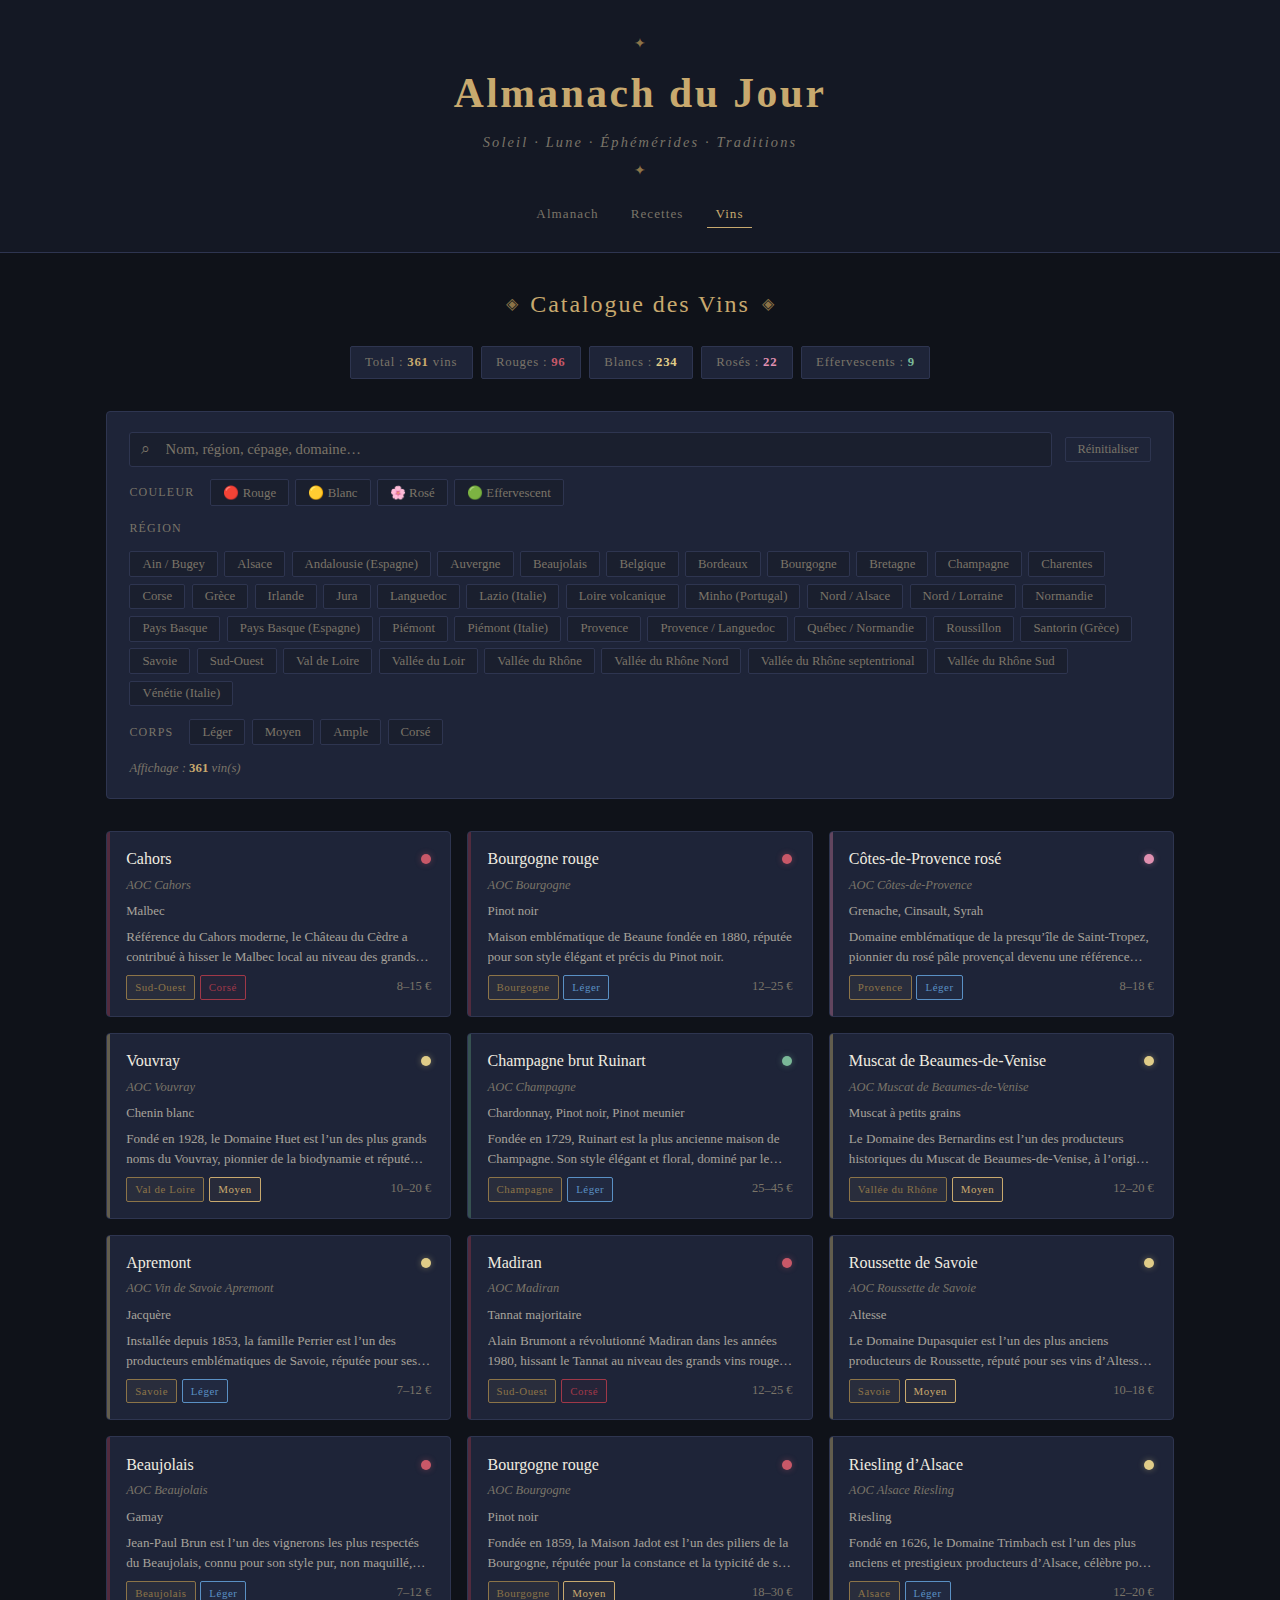
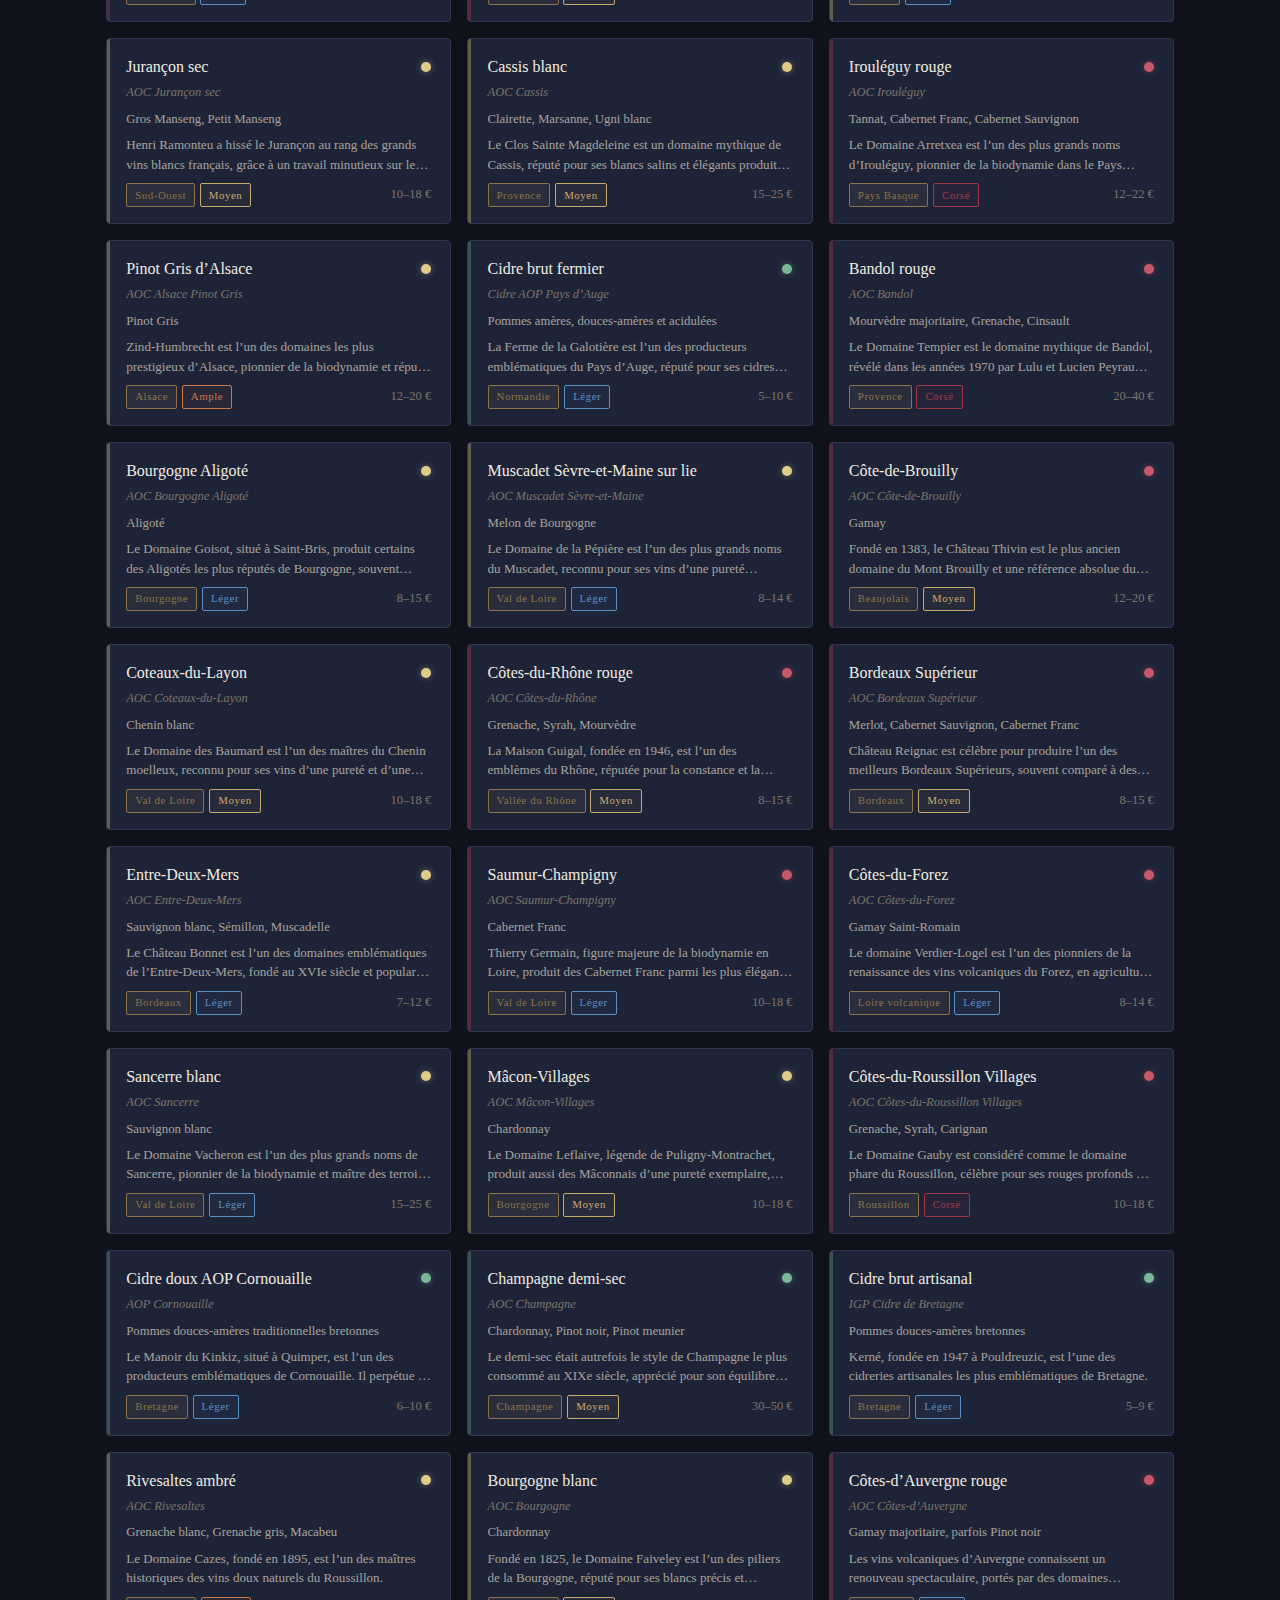
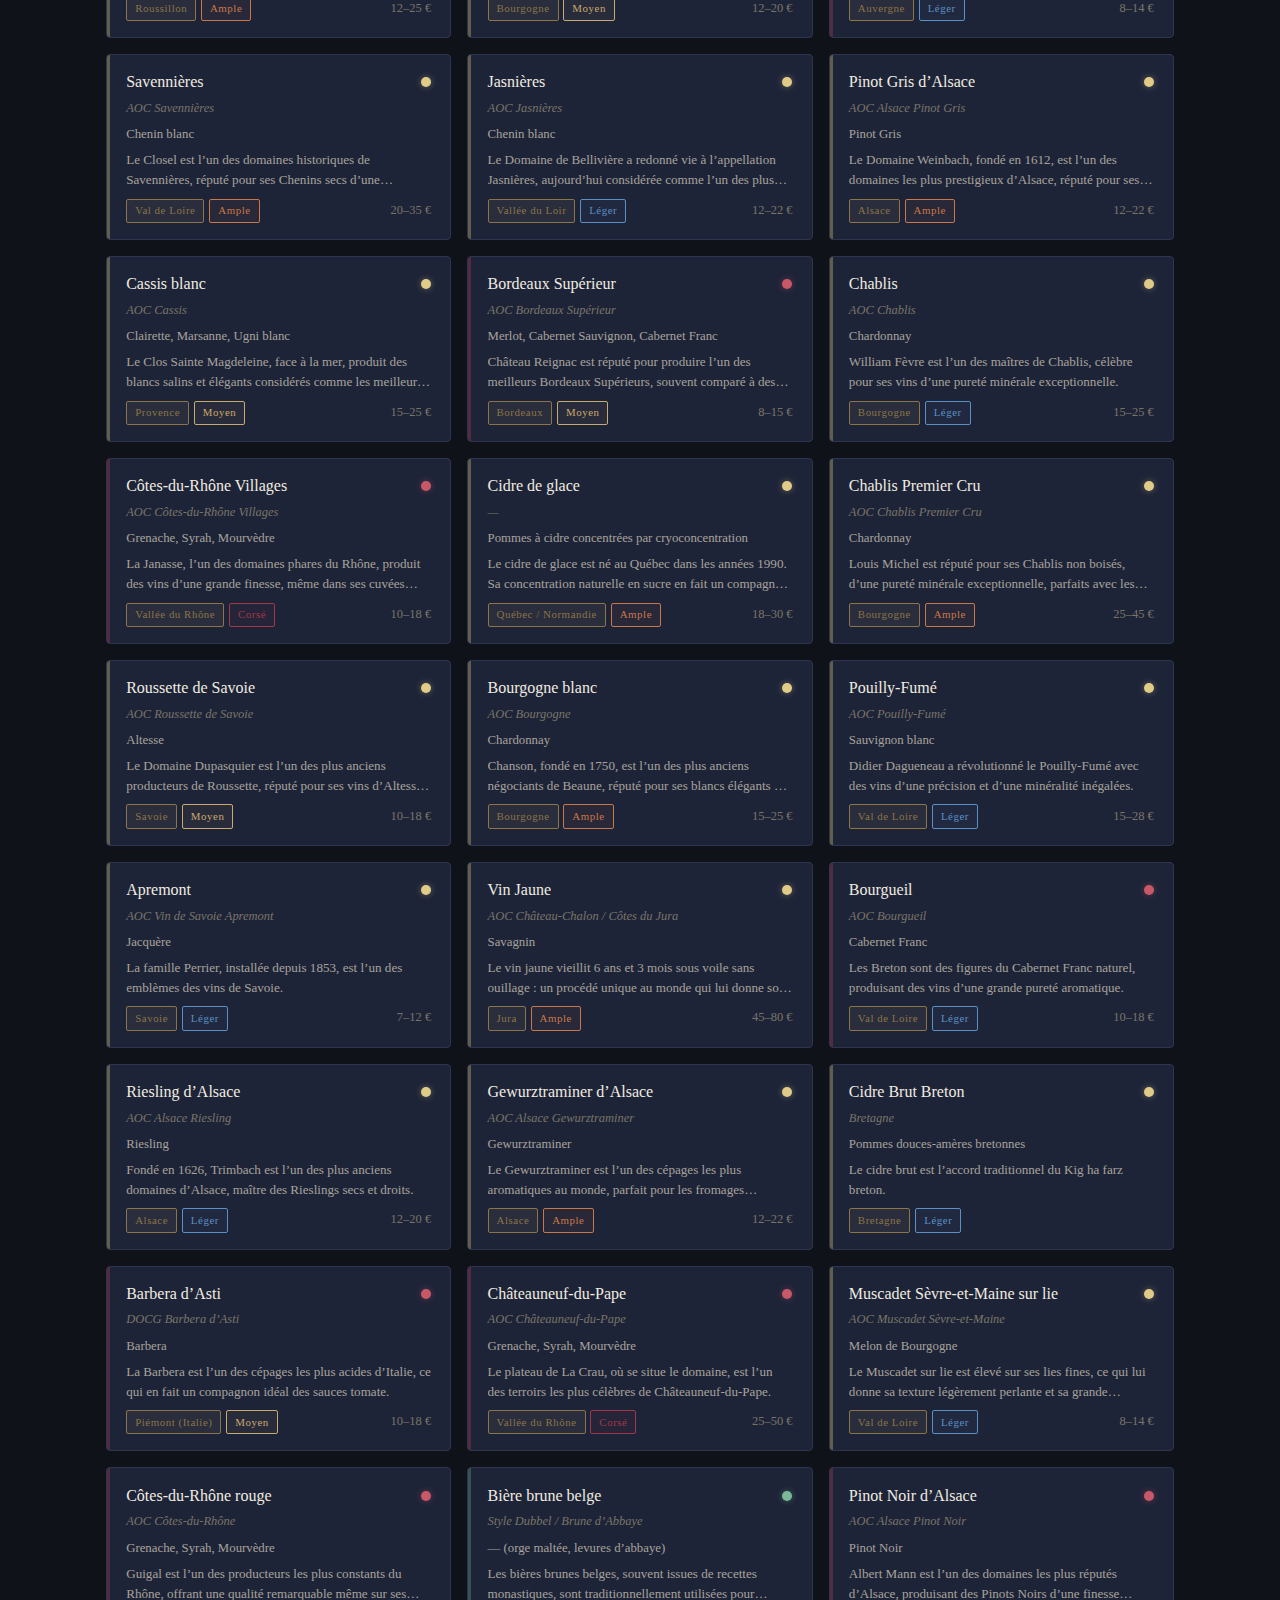
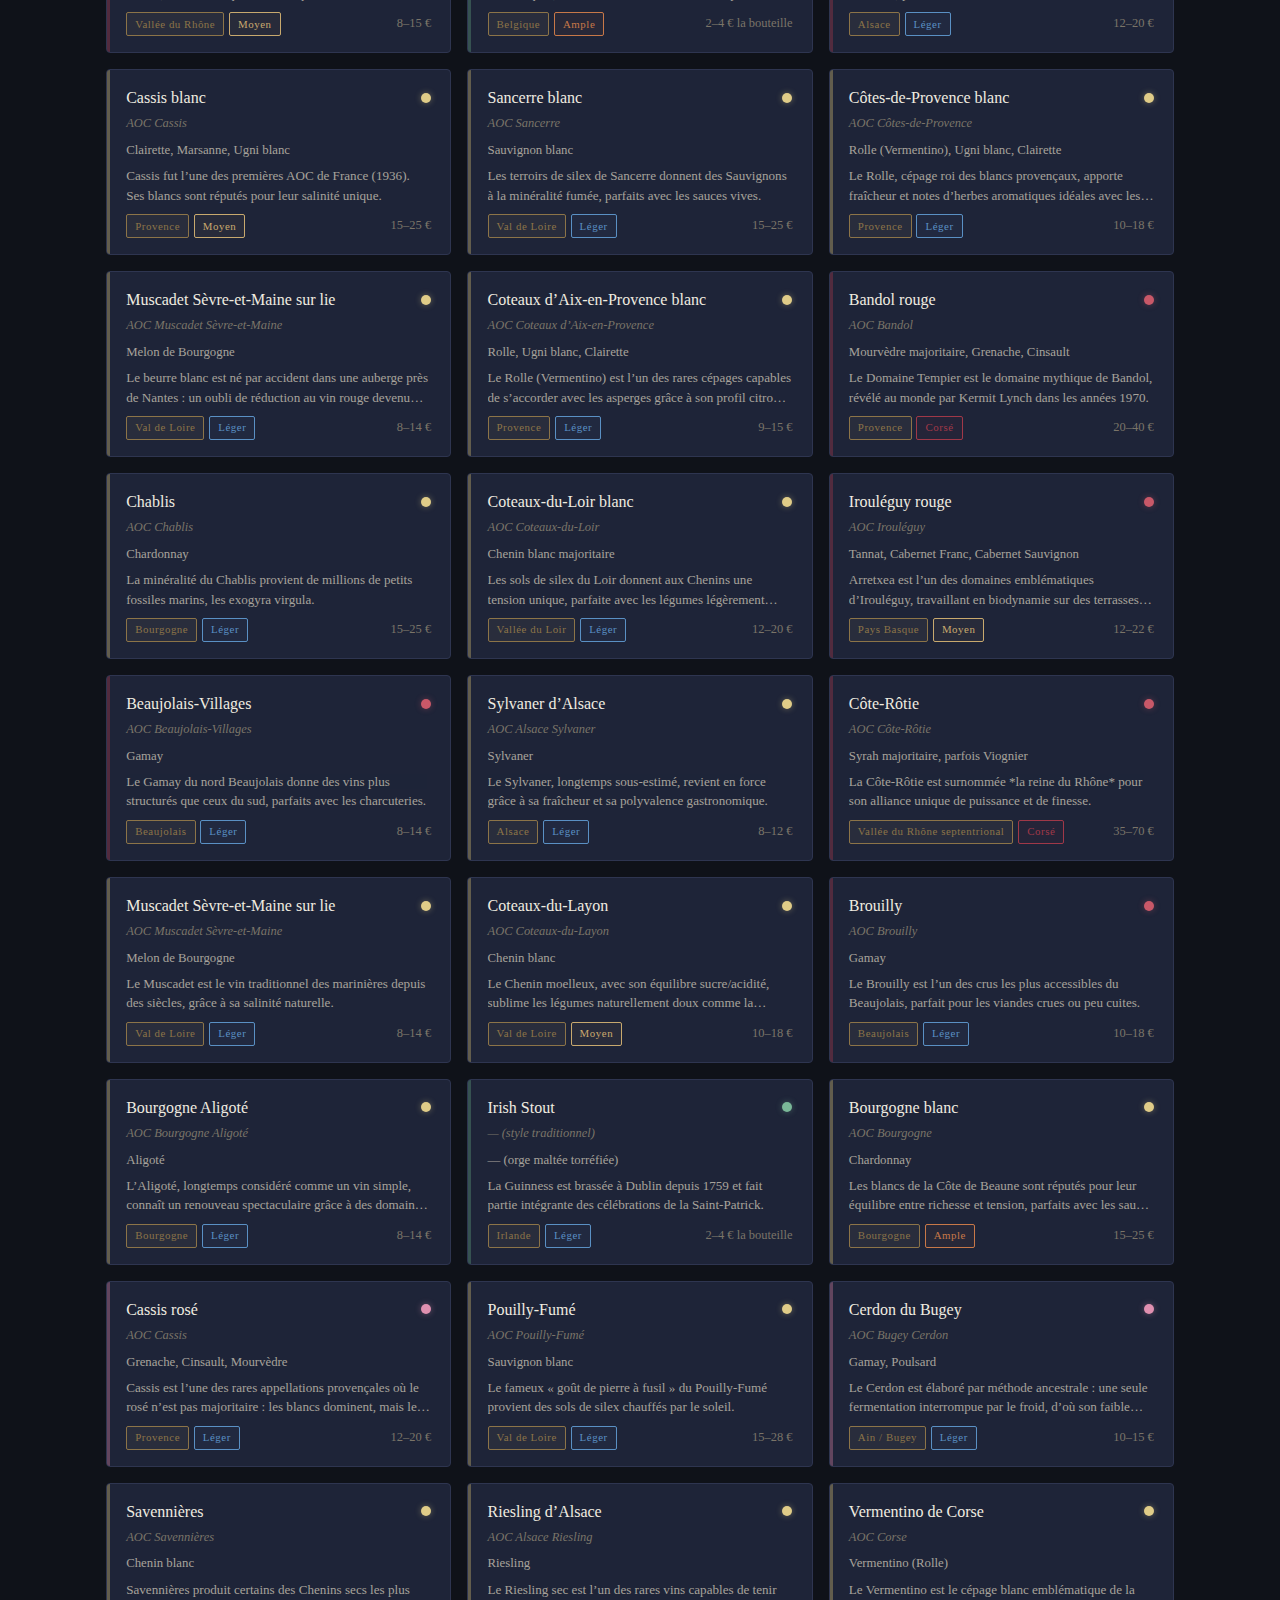
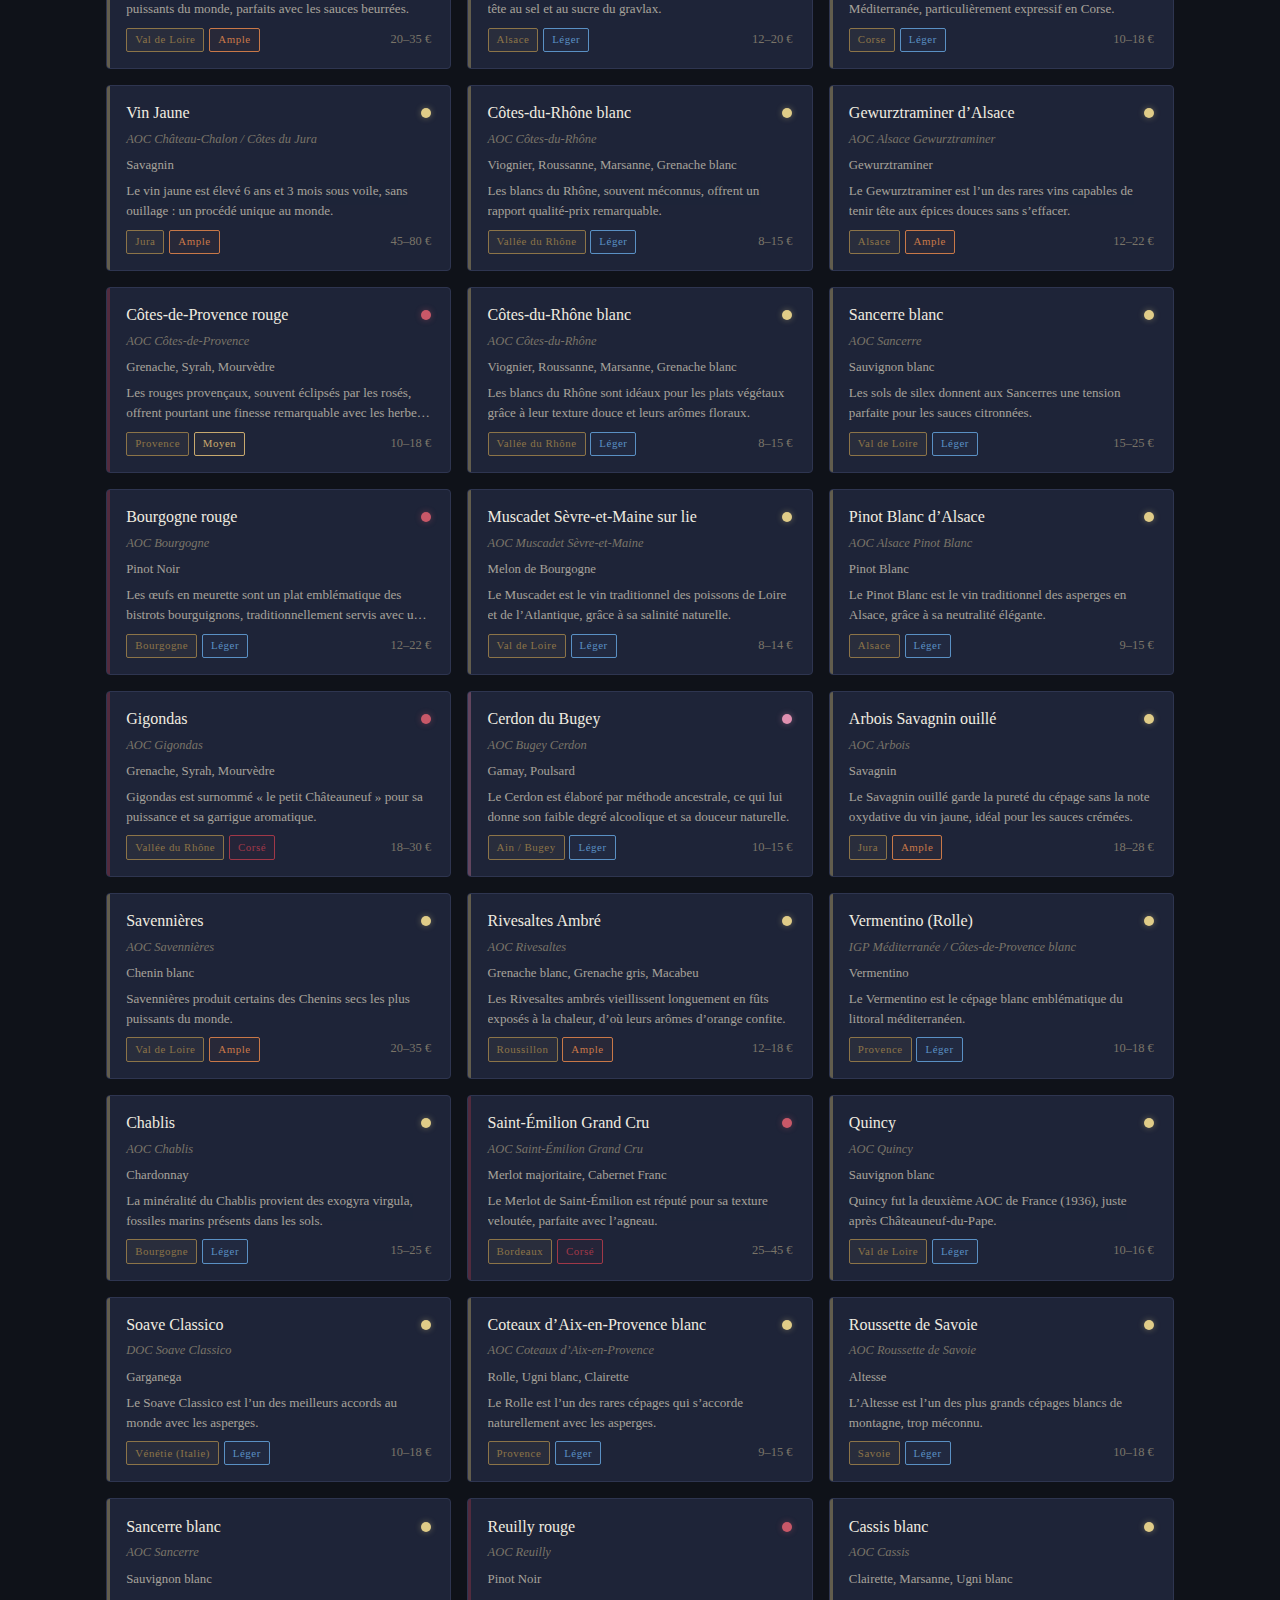
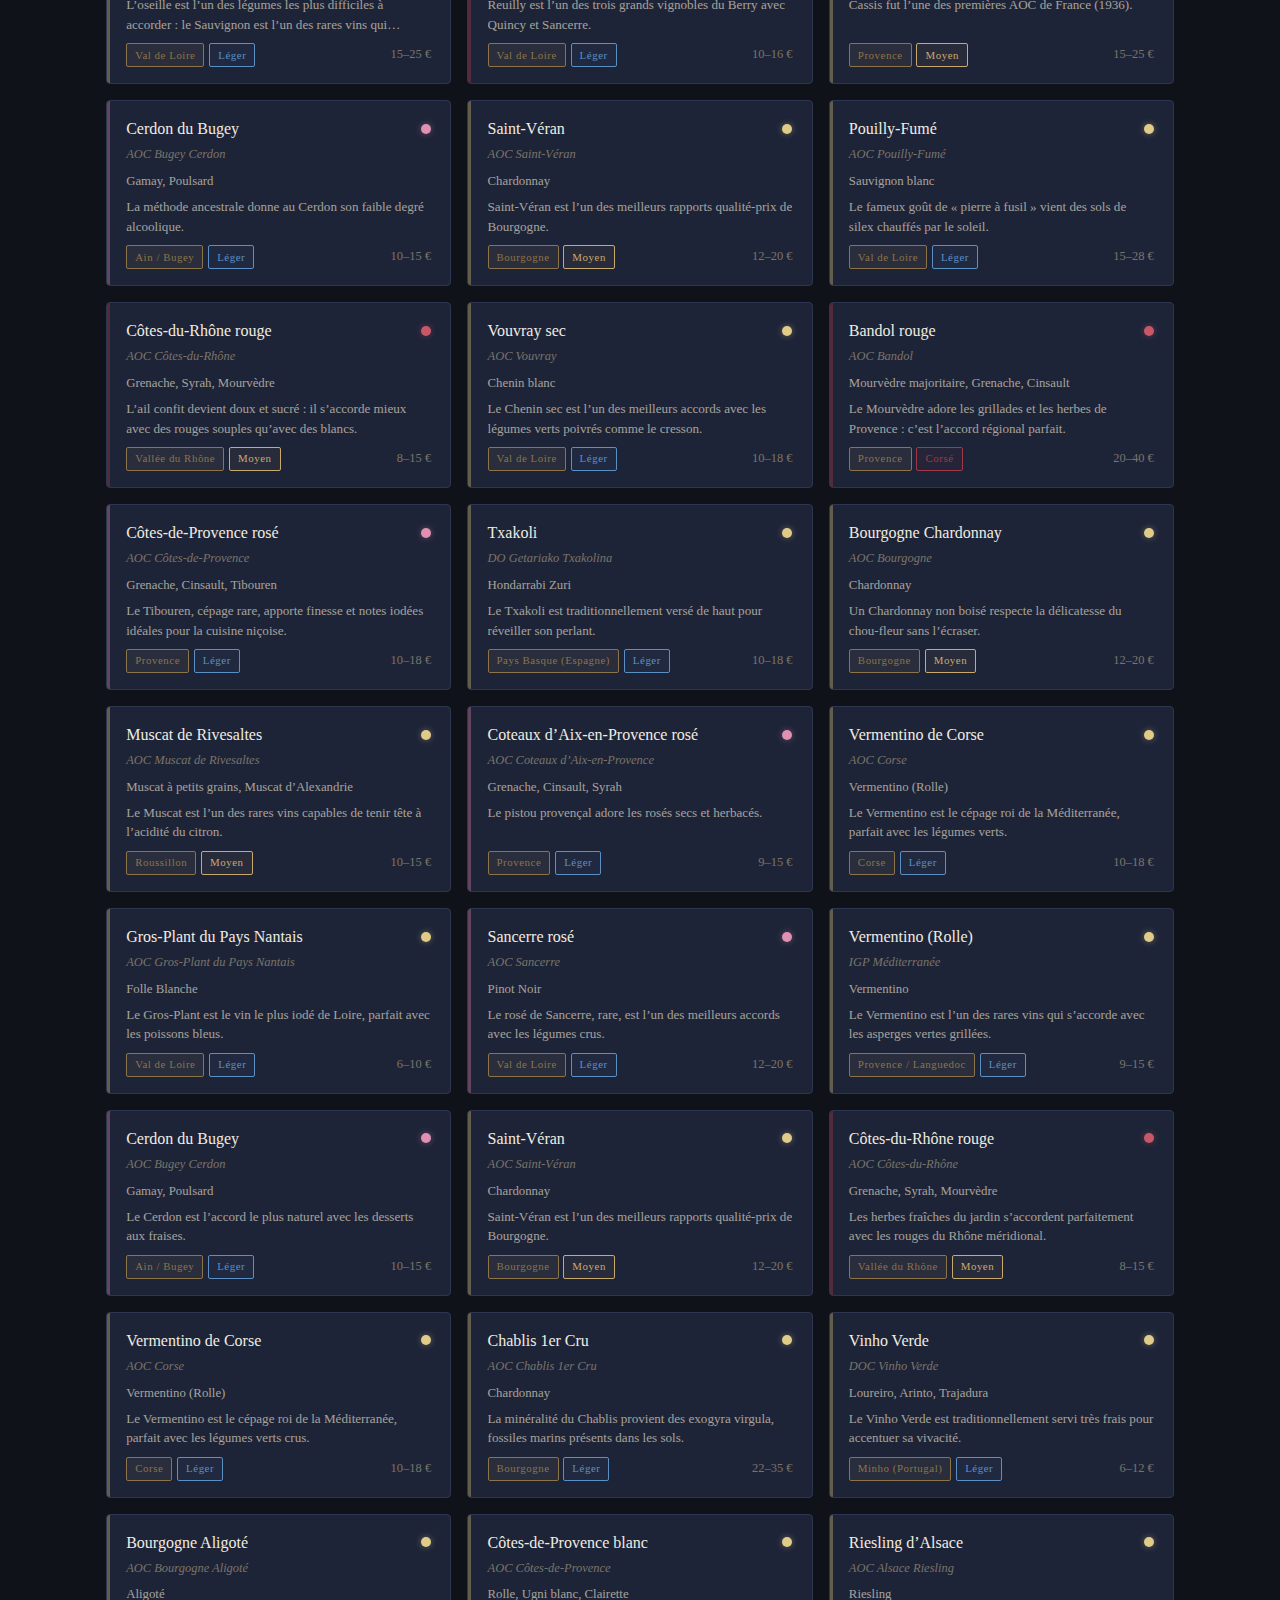
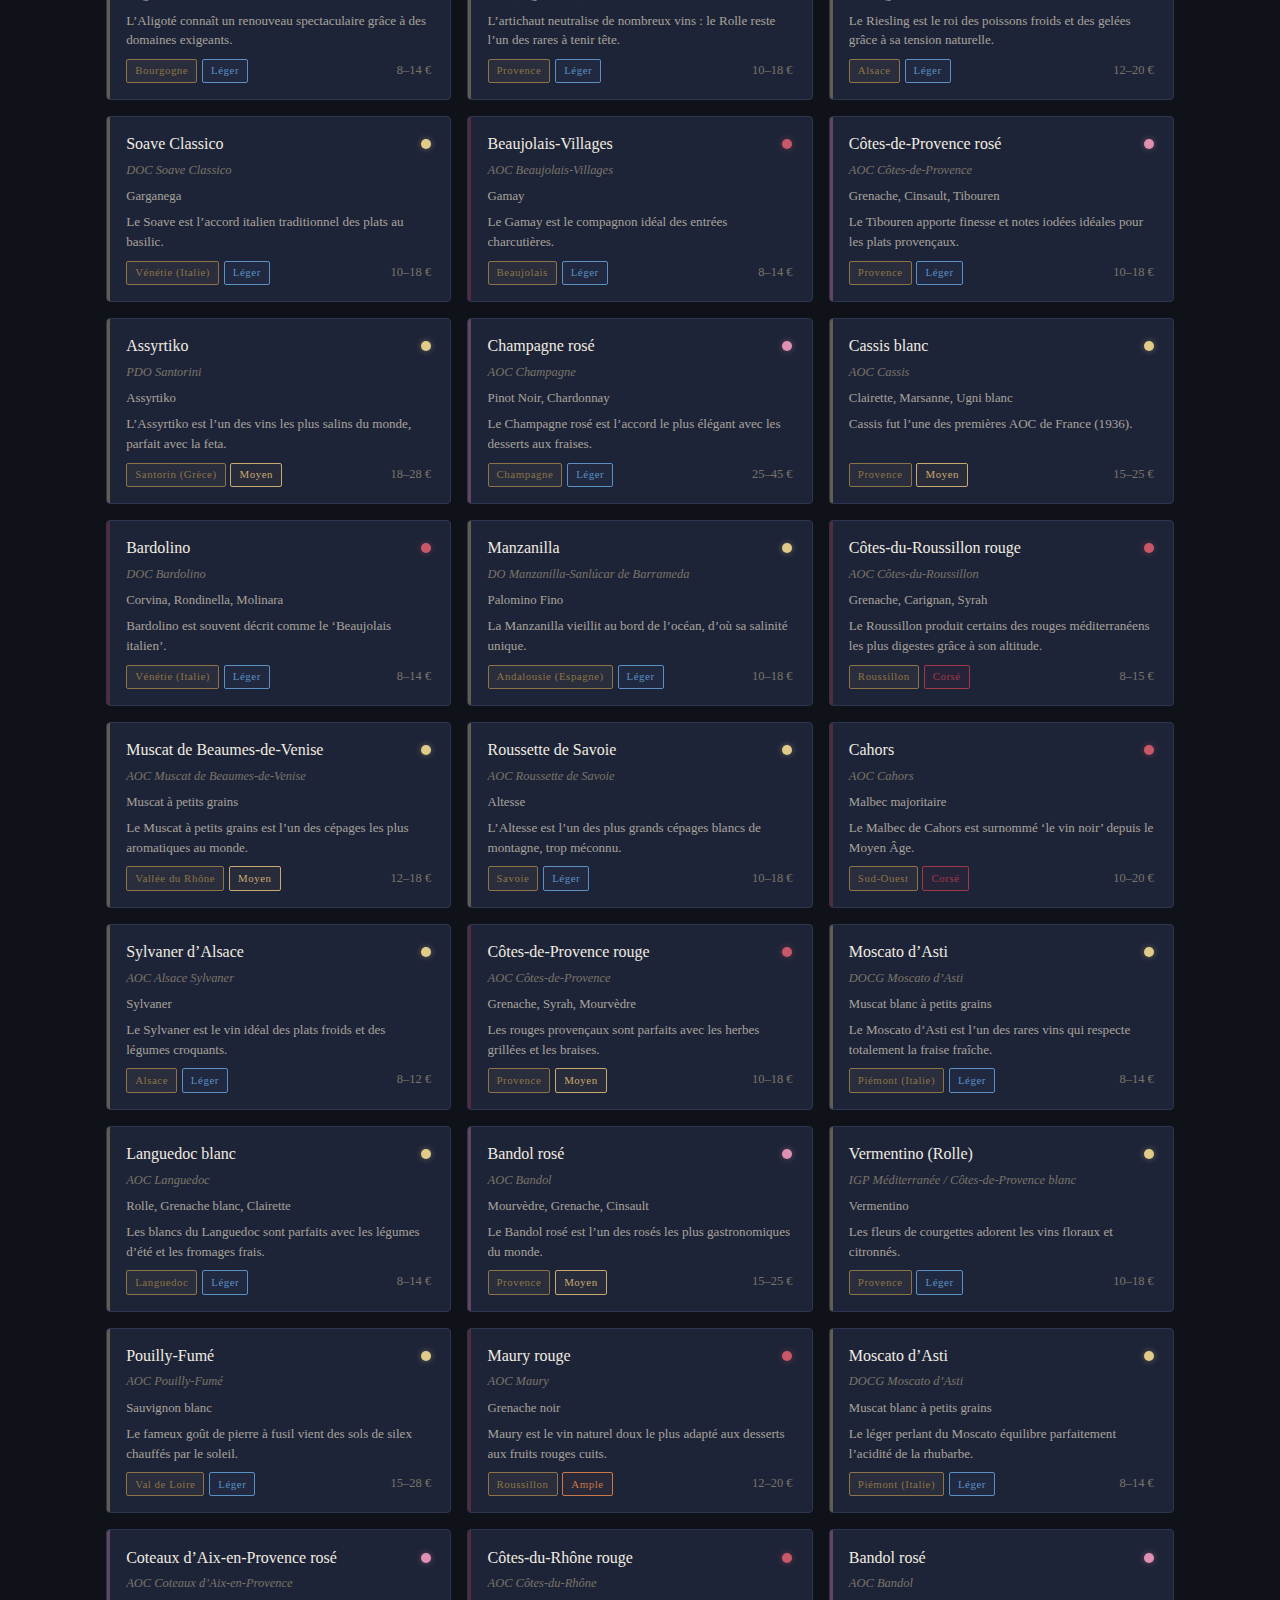
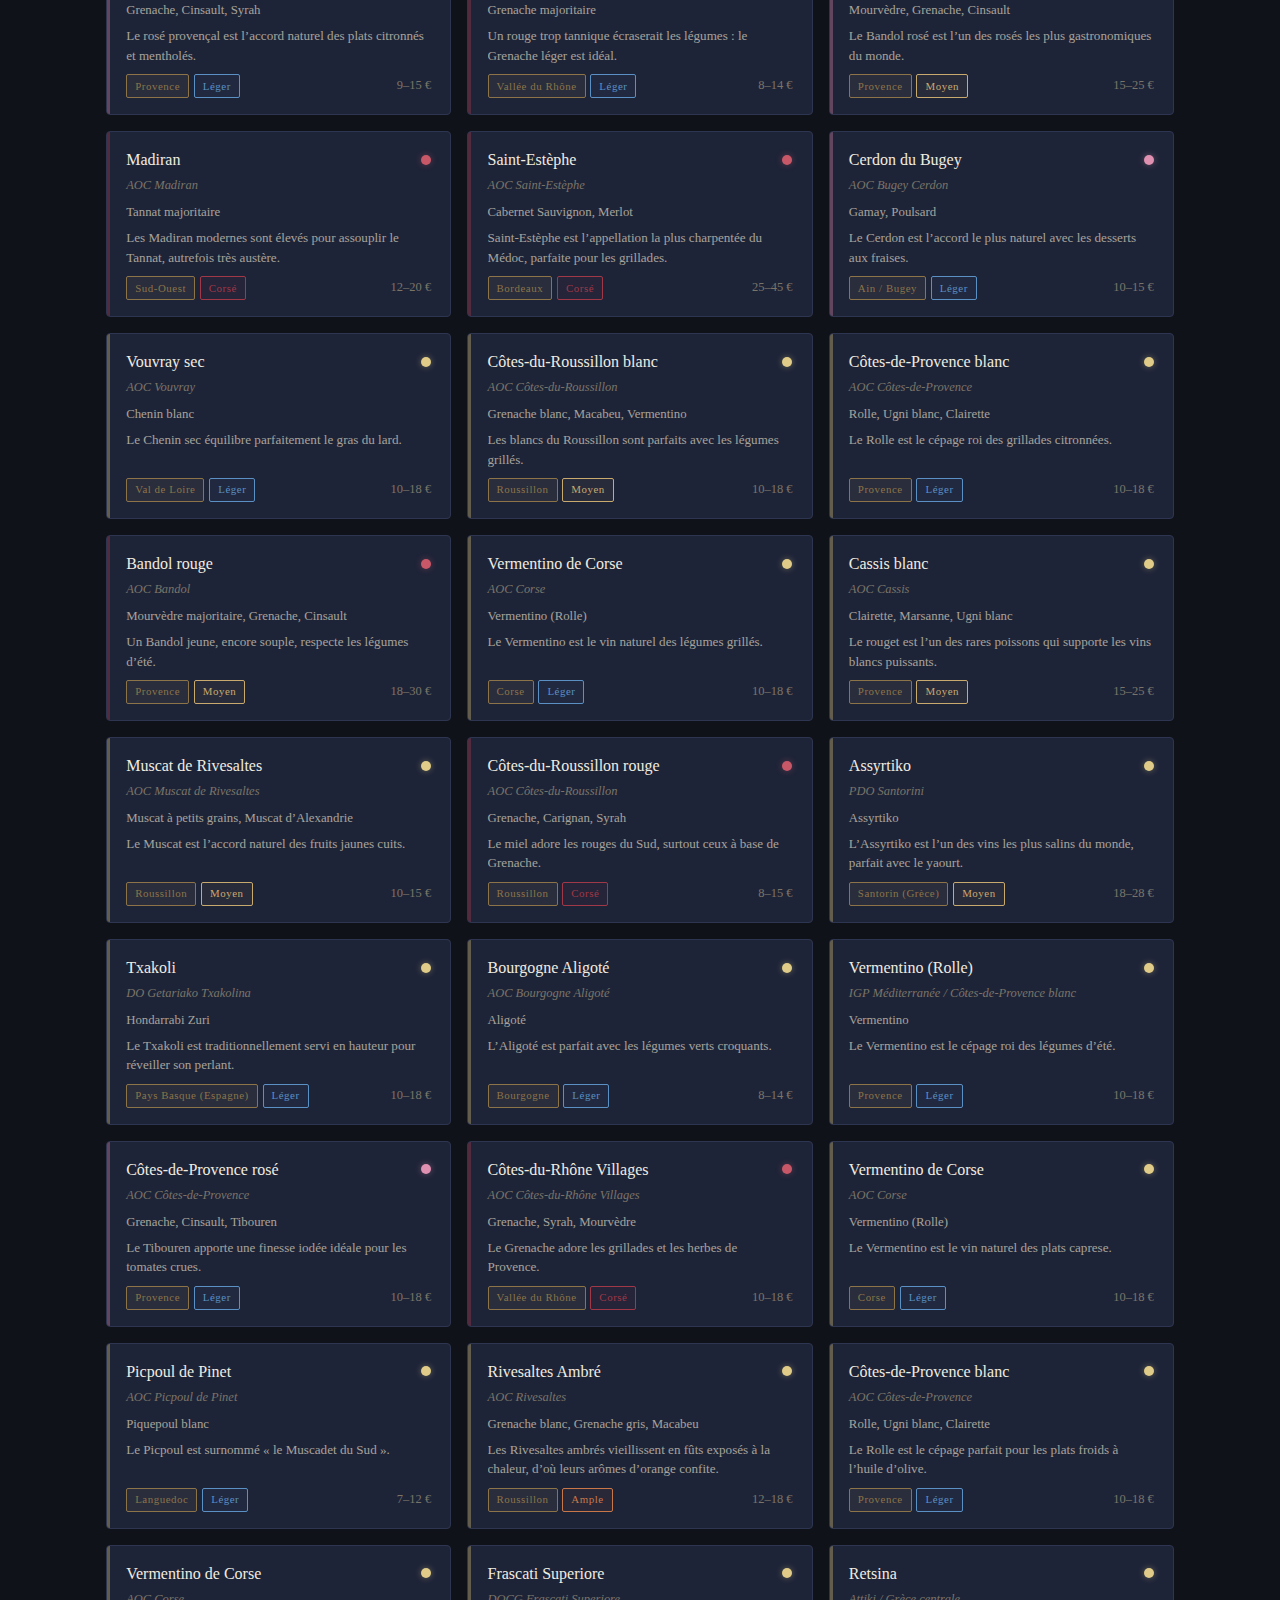
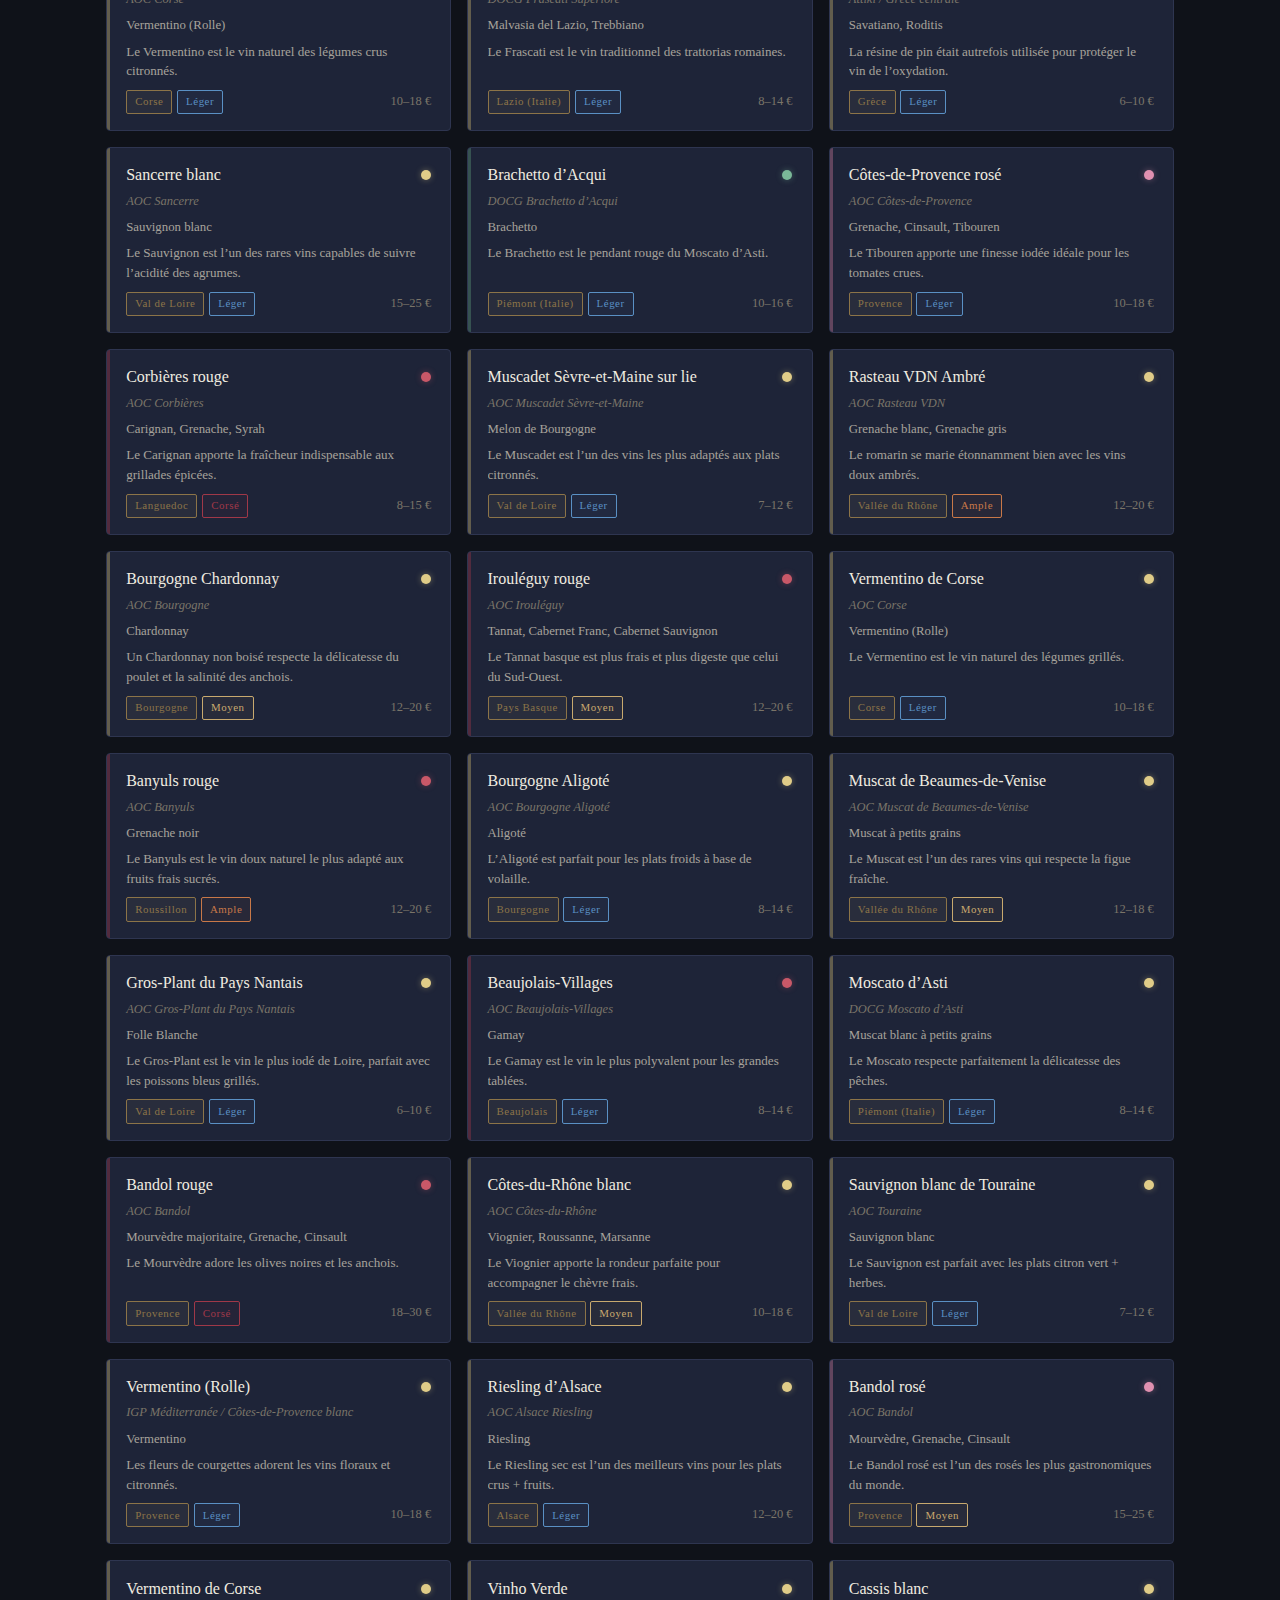
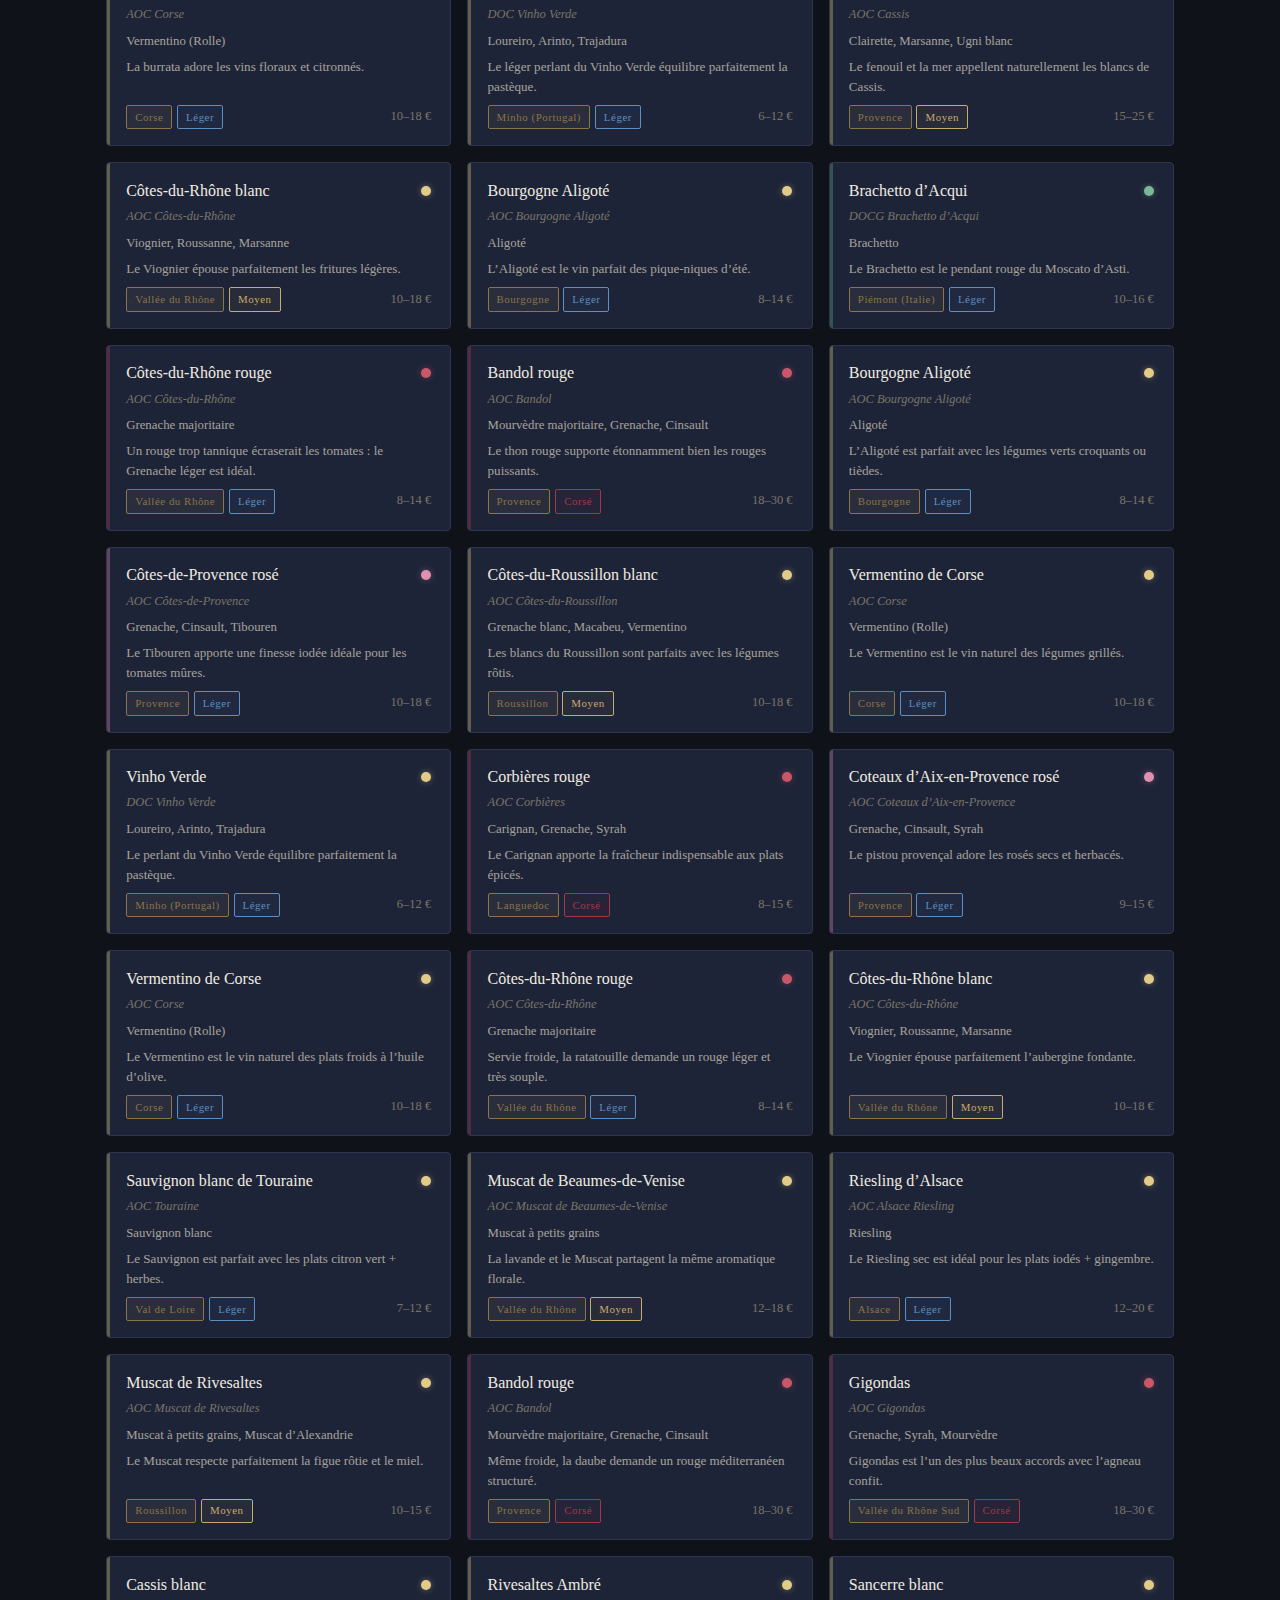
<file: catalogue_vins.html>
<!DOCTYPE html>
<html lang="fr">
<head>
<meta charset="UTF-8">
<title>Almanach — Catalogue des Vins</title>
<meta name="viewport" content="width=device-width, initial-scale=1">
<meta name="description" content="Catalogue des vins de l'Almanach du Jour — terroirs français, cépages, accords mets-vins, notes de dégustation.">

<meta name="theme-color" content="#1a1f2e">
<meta name="mobile-web-app-capable" content="yes">
<meta name="apple-mobile-web-app-capable" content="yes">

<link rel="preconnect" href="https://fonts.googleapis.com">
<link href="https://fonts.googleapis.com/css2?family=Playfair+Display:ital,wght@0,400;0,700;1,400&family=Source+Serif+4:ital,opsz,wght@0,8..60,300;0,8..60,400;1,8..60,300&display=swap" rel="stylesheet">

<style>
/* ════════════════════════════════════════════════════
   VARIABLES — palette almanach + couleurs vins
   ════════════════════════════════════════════════════ */
:root {
    --bg:           #1a1f2e;
    --bg2:          #141824;
    --bg3:          #0f1219;
    --card:         #1e2438;
    --card-hover:   #232a42;
    --border:       #2e3550;
    --border-dim:   #232840;
    --gold:         #c8a96e;
    --gold-dim:     #8c7448;
    --gold-bg:      rgba(200,169,110,.07);
    --text:         #d4ccbc;
    --text-dim:     #7a7468;
    --white:        #f0ece0;

    /* Couleurs vins */
    --rouge:        #a03848;
    --rouge-light:  #c85868;
    --rouge-bg:     rgba(160,56,72,.08);
    --blanc:        #c8b46e;
    --blanc-light:  #e0cc88;
    --blanc-bg:     rgba(200,180,110,.08);
    --rose:         #c87898;
    --rose-light:   #e090b0;
    --rose-bg:      rgba(200,120,152,.08);
    --effervescent: #5a9878;
    --efferv-light: #7ab898;
    --efferv-bg:    rgba(90,152,120,.08);

    /* Corps */
    --corps-leger:  #5a90c4;
    --corps-moyen:  #c8a96e;
    --corps-ample:  #c87848;
    --corps-corse:  #a03848;
}

/* ════════════════════════════════════════════════════
   RESET & BASE
   ════════════════════════════════════════════════════ */
*, *::before, *::after { box-sizing: border-box; margin: 0; padding: 0; }
html { scroll-behavior: smooth; }
body {
    background: var(--bg3);
    color: var(--text);
    font-family: 'Source Serif 4', Georgia, serif;
    font-size: 1rem;
    line-height: 1.6;
    min-height: 100vh;
}

/* ════════════════════════════════════════════════════
   HEADER — identique à l'almanach
   ════════════════════════════════════════════════════ */
.site-header {
    background: var(--bg2);
    border-bottom: 1px solid var(--border);
    text-align: center;
    padding: 2rem 1rem 1.5rem;
}
.header-inner { display: flex; flex-direction: column; align-items: center; gap: .3rem; }
.header-ornament { color: var(--gold-dim); font-size: .9rem; }
.site-header h1 {
    font-family: 'Playfair Display', serif;
    color: var(--gold);
    font-size: clamp(1.6rem, 5vw, 2.6rem);
    font-weight: 700;
    letter-spacing: .06em;
}
.subtitle {
    color: var(--text-dim);
    font-size: .9rem;
    letter-spacing: .15em;
    font-style: italic;
}
.header-nav {
    margin-top: .8rem;
    display: flex;
    gap: 1rem;
    justify-content: center;
    flex-wrap: wrap;
}
.header-nav a {
    color: var(--text-dim);
    text-decoration: none;
    font-size: .82rem;
    letter-spacing: .08em;
    transition: color .2s;
    padding: .2rem .5rem;
    border-bottom: 1px solid transparent;
}
.header-nav a:hover { color: var(--gold); border-bottom-color: var(--gold-dim); }
.header-nav a.active { color: var(--gold); border-bottom-color: var(--gold); }

/* ════════════════════════════════════════════════════
   MAIN
   ════════════════════════════════════════════════════ */
main {
    max-width: 1100px;
    margin: 0 auto;
    padding: 2rem 1rem 4rem;
}

/* ════════════════════════════════════════════════════
   SECTION HEADER
   ════════════════════════════════════════════════════ */
.section-header {
    display: flex;
    align-items: center;
    justify-content: center;
    gap: .8rem;
    margin-bottom: 1.4rem;
}
.section-header .orn { color: var(--gold-dim); font-size: 1rem; }
.section-header h2 {
    font-family: 'Playfair Display', serif;
    color: var(--gold);
    font-weight: 400;
    font-size: clamp(1.1rem, 2.5vw, 1.5rem);
    letter-spacing: .08em;
}

/* ════════════════════════════════════════════════════
   STATS
   ════════════════════════════════════════════════════ */
.stats-strip {
    display: flex;
    flex-wrap: wrap;
    gap: .5rem;
    justify-content: center;
    margin-bottom: 2rem;
}
.stat-chip {
    background: var(--card);
    border: 1px solid var(--border);
    padding: .35rem .9rem;
    font-size: .8rem;
    color: var(--text-dim);
    border-radius: 2px;
    letter-spacing: .06em;
}
.stat-chip strong { color: var(--gold); }
.stat-chip.rouge strong { color: var(--rouge-light); }
.stat-chip.blanc strong { color: var(--blanc-light); }
.stat-chip.rose  strong { color: var(--rose-light); }
.stat-chip.efferv strong { color: var(--efferv-light); }

/* ════════════════════════════════════════════════════
   FILTRES
   ════════════════════════════════════════════════════ */
.filters-wrap {
    background: var(--card);
    border: 1px solid var(--border);
    border-radius: 4px;
    padding: 1.2rem 1.4rem;
    margin-bottom: 2rem;
}
.filters-row {
    display: flex;
    flex-wrap: wrap;
    gap: .8rem;
    align-items: center;
    margin-bottom: .8rem;
}
.filters-row:last-child { margin-bottom: 0; }

.search-wrap { flex: 1 1 200px; position: relative; }
.search-wrap input {
    width: 100%;
    background: var(--bg);
    border: 1px solid var(--border);
    color: var(--white);
    font-family: 'Source Serif 4', serif;
    font-size: .92rem;
    padding: .5rem .9rem .5rem 2.2rem;
    border-radius: 3px;
    outline: none;
    transition: border-color .2s;
}
.search-wrap input::placeholder { color: var(--text-dim); }
.search-wrap input:focus { border-color: var(--gold-dim); }
.search-icon {
    position: absolute;
    left: .7rem;
    top: 50%;
    transform: translateY(-50%);
    color: var(--text-dim);
    pointer-events: none;
}

.filter-label {
    font-size: .75rem;
    color: var(--text-dim);
    letter-spacing: .1em;
    text-transform: uppercase;
    white-space: nowrap;
    margin-right: .2rem;
}
.filter-group { display: flex; flex-wrap: wrap; gap: .4rem; align-items: center; }

.filter-btn {
    background: var(--bg);
    border: 1px solid var(--border);
    color: var(--text-dim);
    font-family: 'Source Serif 4', serif;
    font-size: .8rem;
    padding: .28rem .75rem;
    cursor: pointer;
    border-radius: 2px;
    transition: all .18s;
    white-space: nowrap;
}
.filter-btn:hover { border-color: var(--gold-dim); color: var(--gold); }

/* Actifs par type */
.filter-btn.active                { background: var(--gold-bg);    border-color: var(--gold);         color: var(--gold); }
.filter-btn.c-rouge.active        { background: var(--rouge-bg);   border-color: var(--rouge-light);  color: var(--rouge-light); }
.filter-btn.c-blanc.active        { background: var(--blanc-bg);   border-color: var(--blanc-light);  color: var(--blanc-light); }
.filter-btn.c-rose.active         { background: var(--rose-bg);    border-color: var(--rose-light);   color: var(--rose-light); }
.filter-btn.c-effervescent.active { background: var(--efferv-bg);  border-color: var(--efferv-light); color: var(--efferv-light); }

.filters-meta {
    font-size: .8rem;
    color: var(--text-dim);
    font-style: italic;
    margin-top: .6rem;
}
.filters-meta strong { color: var(--gold); font-style: normal; }

.btn-reset {
    background: none;
    border: 1px solid var(--border);
    color: var(--text-dim);
    font-family: 'Source Serif 4', serif;
    font-size: .78rem;
    padding: .25rem .7rem;
    cursor: pointer;
    border-radius: 2px;
    transition: all .18s;
}
.btn-reset:hover { border-color: var(--gold-dim); color: var(--gold); }

/* ════════════════════════════════════════════════════
   GRILLE
   ════════════════════════════════════════════════════ */
#wine-grid {
    display: grid;
    grid-template-columns: repeat(auto-fill, minmax(260px, 1fr));
    gap: 1rem;
}

.wine-card {
    background: var(--card);
    border: 1px solid var(--border);
    border-radius: 4px;
    padding: 1.1rem 1.2rem 1rem;
    cursor: pointer;
    transition: background .18s, border-color .22s, transform .15s;
    display: flex;
    flex-direction: column;
    gap: .35rem;
    position: relative;
    overflow: hidden;
}
.wine-card::before {
    content: '';
    position: absolute;
    top: 0; left: 0; right: 0;
    height: 2px;
    opacity: 0;
    transition: opacity .2s;
}
.wine-card:hover { background: var(--card-hover); border-color: var(--gold-dim); transform: translateY(-1px); }
.wine-card:hover::before { opacity: 1; }
.wine-card.rouge::before  { background: var(--rouge-light); }
.wine-card.blanc::before  { background: var(--blanc-light); }
.wine-card.rose::before   { background: var(--rose-light); }
.wine-card.effervescent::before { background: var(--efferv-light); }

/* Bande couleur latérale */
.wine-card::after {
    content: '';
    position: absolute;
    top: 0; left: 0;
    width: 3px;
    height: 100%;
    opacity: .4;
}
.wine-card.rouge::after  { background: var(--rouge); }
.wine-card.blanc::after  { background: var(--blanc); }
.wine-card.rose::after   { background: var(--rose); }
.wine-card.effervescent::after { background: var(--effervescent); }

.card-top { display: flex; justify-content: space-between; align-items: flex-start; gap: .5rem; }
.card-name {
    font-family: 'Playfair Display', serif;
    color: var(--white);
    font-size: 1rem;
    font-weight: 400;
    line-height: 1.3;
    flex: 1;
}
.card-color-dot {
    width: 10px; height: 10px;
    border-radius: 50%;
    flex-shrink: 0;
    margin-top: .3rem;
}
.rouge  .card-color-dot { background: var(--rouge-light); box-shadow: 0 0 6px rgba(200,88,104,.4); }
.blanc  .card-color-dot { background: var(--blanc-light); box-shadow: 0 0 6px rgba(224,204,136,.4); }
.rose   .card-color-dot { background: var(--rose-light);  box-shadow: 0 0 6px rgba(224,144,176,.4); }
.effervescent .card-color-dot { background: var(--efferv-light); box-shadow: 0 0 6px rgba(122,184,152,.4); }

.card-aoc    { font-size: .78rem; color: var(--text-dim); font-style: italic; }
.card-cepage { font-size: .8rem; color: var(--text); opacity: .75; }
.card-anecdote {
    font-size: .82rem;
    color: var(--text);
    opacity: .75;
    line-height: 1.5;
    flex: 1;
    display: -webkit-box;
    -webkit-line-clamp: 2;
    -webkit-box-orient: vertical;
    overflow: hidden;
}
.card-footer {
    display: flex;
    flex-wrap: wrap;
    gap: .3rem;
    margin-top: .2rem;
    align-items: center;
    justify-content: space-between;
}
.card-tags { display: flex; gap: .3rem; flex-wrap: wrap; }

.tag {
    font-size: .68rem;
    padding: .15rem .5rem;
    border-radius: 2px;
    letter-spacing: .05em;
    border: 1px solid;
    white-space: nowrap;
}
.tag-region {
    border-color: var(--gold-dim);
    color: var(--gold-dim);
    background: var(--gold-bg);
}
.tag-corps.Léger, .tag-corps.Légerà.moyen {
    border-color: var(--corps-leger); color: var(--corps-leger); background: rgba(90,144,196,.06);
}
.tag-corps.Moyen, .tag-corps.Moyenà.ample {
    border-color: var(--corps-moyen); color: var(--corps-moyen); background: rgba(200,169,110,.06);
}
.tag-corps.Ample, .tag-corps.Moyenà.corsé {
    border-color: var(--corps-ample); color: var(--corps-ample); background: rgba(200,120,72,.06);
}
.tag-corps.Corsé, .tag-corps.Très.corsé {
    border-color: var(--corps-corse); color: var(--corps-corse); background: rgba(160,56,72,.06);
}

.card-prix { font-size: .78rem; color: var(--text-dim); }

/* Pas de résultats */
.no-results {
    grid-column: 1/-1;
    text-align: center;
    padding: 4rem 2rem;
    color: var(--text-dim);
    font-style: italic;
}
.no-results strong {
    display: block;
    font-family: 'Playfair Display', serif;
    color: var(--gold-dim);
    font-size: 1.2rem;
    margin-bottom: .5rem;
    font-style: normal;
}

/* ════════════════════════════════════════════════════
   MODALE
   ════════════════════════════════════════════════════ */
.modal-overlay {
    position: fixed;
    inset: 0;
    background: rgba(10,12,20,.88);
    backdrop-filter: blur(4px);
    z-index: 1000;
    display: flex;
    align-items: flex-start;
    justify-content: center;
    padding: 1rem;
    overflow-y: auto;
    opacity: 0;
    pointer-events: none;
    transition: opacity .25s;
}
.modal-overlay.open { opacity: 1; pointer-events: all; }

.modal {
    background: var(--bg2);
    border: 1px solid var(--border);
    border-radius: 6px;
    width: 100%;
    max-width: 740px;
    margin: auto;
    overflow: hidden;
    transform: translateY(20px);
    transition: transform .25s;
    position: relative;
}
.modal-overlay.open .modal { transform: translateY(0); }

/* Bande couleur top de modale */
.modal-color-band {
    height: 3px;
    width: 100%;
}
.modal-color-band.rouge        { background: linear-gradient(90deg, var(--rouge), var(--rouge-light)); }
.modal-color-band.blanc        { background: linear-gradient(90deg, var(--blanc), var(--blanc-light)); }
.modal-color-band.rose         { background: linear-gradient(90deg, var(--rose), var(--rose-light)); }
.modal-color-band.effervescent { background: linear-gradient(90deg, var(--effervescent), var(--efferv-light)); }

.modal-header {
    background: var(--bg3);
    border-bottom: 1px solid var(--border);
    padding: 1.3rem 1.6rem 1.1rem;
    position: relative;
}
.modal-header h2 {
    font-family: 'Playfair Display', serif;
    color: var(--gold);
    font-size: clamp(1.2rem, 3vw, 1.7rem);
    font-weight: 400;
    line-height: 1.25;
    padding-right: 2.5rem;
}
.modal-header .modal-aoc {
    color: var(--text-dim);
    font-style: italic;
    font-size: .85rem;
    margin-top: .2rem;
}
.modal-header .modal-cepage {
    color: var(--text-dim);
    font-size: .82rem;
    margin-top: .1rem;
    letter-spacing: .04em;
}
.modal-close {
    position: absolute;
    top: 1rem; right: 1rem;
    background: none;
    border: 1px solid var(--border);
    color: var(--text-dim);
    width: 2rem; height: 2rem;
    cursor: pointer;
    font-size: 1rem;
    display: flex; align-items: center; justify-content: center;
    border-radius: 2px;
    transition: all .18s;
}
.modal-close:hover { border-color: var(--gold-dim); color: var(--gold); }

/* Meta strip */
.modal-meta-strip {
    display: flex;
    flex-wrap: wrap;
    gap: .4rem;
    padding: .8rem 1.4rem;
    border-bottom: 1px solid var(--border-dim);
    background: rgba(0,0,0,.15);
}
.meta-item {
    display: flex;
    flex-direction: column;
    align-items: center;
    gap: .05rem;
    flex: 1 1 70px;
    padding: .25rem .4rem;
}
.meta-item .m-label {
    font-size: .65rem;
    letter-spacing: .1em;
    text-transform: uppercase;
    color: var(--text-dim);
}
.meta-item .m-value {
    font-family: 'Playfair Display', serif;
    color: var(--white);
    font-size: .88rem;
    text-align: center;
}

/* Corps de modale */
.modal-body {
    padding: 1.4rem 1.6rem;
    display: flex;
    flex-direction: column;
    gap: 1.3rem;
}

/* Anecdote domaine */
.anecdote-block {
    border-left: 2px solid var(--gold-dim);
    padding-left: 1rem;
    font-style: italic;
    color: var(--text-dim);
    font-size: .9rem;
    line-height: 1.65;
}
.domaine-name {
    font-style: normal;
    font-family: 'Playfair Display', serif;
    color: var(--gold-dim);
    font-size: .85rem;
    display: block;
    margin-bottom: .3rem;
}

/* Bloc titre */
.block-title {
    font-family: 'Playfair Display', serif;
    color: var(--gold);
    font-size: 1rem;
    font-weight: 400;
    letter-spacing: .06em;
    margin-bottom: .7rem;
    display: flex;
    align-items: center;
    gap: .5rem;
}
.block-title::after { content: ''; flex: 1; height: 1px; background: var(--border); }

/* Dégustation */
.degustation-grid {
    display: grid;
    grid-template-columns: 1fr 1fr;
    gap: .5rem 1.2rem;
}
@media (max-width: 520px) { .degustation-grid { grid-template-columns: 1fr; } }

.deg-item {
    padding: .5rem 0;
    border-bottom: 1px solid rgba(46,53,80,.5);
}
.deg-item:last-child { border-bottom: none; }
.deg-label {
    font-size: .7rem;
    letter-spacing: .12em;
    text-transform: uppercase;
    color: var(--text-dim);
    margin-bottom: .15rem;
}
.deg-value {
    font-size: .88rem;
    color: var(--text);
    line-height: 1.5;
}

/* Arômes */
.aromes-list {
    display: flex;
    flex-wrap: wrap;
    gap: .35rem;
    margin-top: .3rem;
}
.arome-tag {
    background: rgba(200,169,110,.06);
    border: 1px solid rgba(200,169,110,.2);
    color: var(--text-dim);
    font-size: .75rem;
    padding: .15rem .5rem;
    border-radius: 2px;
    font-style: italic;
}

/* Infos pratiques */
.infos-grid {
    display: grid;
    grid-template-columns: repeat(auto-fill, minmax(150px, 1fr));
    gap: .5rem;
}
.info-cell {
    background: var(--bg);
    border: 1px solid var(--border);
    border-radius: 3px;
    padding: .55rem .8rem;
    display: flex;
    flex-direction: column;
    gap: .1rem;
}
.info-cell .i-label {
    font-size: .68rem;
    letter-spacing: .1em;
    text-transform: uppercase;
    color: var(--text-dim);
}
.info-cell .i-value {
    font-size: .88rem;
    color: var(--white);
    font-family: 'Playfair Display', serif;
}

/* Millésimes */
.millesimes-list {
    display: flex;
    flex-wrap: wrap;
    gap: .35rem;
}
.millesime-tag {
    background: rgba(74,144,196,.08);
    border: 1px solid rgba(74,144,196,.25);
    color: #7ab8d8;
    font-size: .8rem;
    padding: .2rem .6rem;
    border-radius: 2px;
    font-family: 'Playfair Display', serif;
}

/* Notes */
.notes-block { display: flex; flex-wrap: wrap; gap: .6rem; }
.note-item {
    background: rgba(200,169,110,.05);
    border: 1px solid var(--border);
    border-radius: 3px;
    padding: .5rem .9rem;
    flex: 1 1 180px;
}
.note-source {
    font-size: .7rem;
    letter-spacing: .1em;
    text-transform: uppercase;
    color: var(--text-dim);
    margin-bottom: .2rem;
}
.note-value {
    font-family: 'Playfair Display', serif;
    color: var(--gold);
    font-size: .95rem;
}

/* Accords */
.accords-list {
    display: flex;
    flex-wrap: wrap;
    gap: .35rem;
}
.accord-tag {
    background: rgba(95,168,122,.06);
    border: 1px solid rgba(95,168,122,.25);
    color: #7abb90;
    font-size: .8rem;
    padding: .2rem .6rem;
    border-radius: 2px;
}

/* Terroir */
.terroir-block {
    font-size: .87rem;
    color: var(--text-dim);
    line-height: 1.6;
    padding: .6rem .9rem;
    background: var(--bg);
    border: 1px solid var(--border-dim);
    border-radius: 3px;
    border-left: 2px solid var(--border);
}

/* ════════════════════════════════════════════════════
   FOOTER
   ════════════════════════════════════════════════════ */
.site-footer {
    background: var(--bg2);
    border-top: 1px solid var(--border);
    text-align: center;
    padding: 2rem 1rem;
    color: var(--text-dim);
    font-size: .82rem;
}
.footer-inner { max-width: 600px; margin: 0 auto; display: flex; flex-direction: column; gap: .4rem; }
.footer-divider { width: 40px; height: 1px; background: var(--border); margin: .5rem auto; }
.footer-link { color: var(--gold-dim); text-decoration: none; letter-spacing: .05em; }
.footer-link:hover { color: var(--gold); }

/* ════════════════════════════════════════════════════
   RESPONSIVE
   ════════════════════════════════════════════════════ */
@media (max-width: 600px) {
    .modal { margin: 0; border-radius: 6px 6px 0 0; }
    .modal-overlay { align-items: flex-end; padding: 0; }
    .modal-body { padding: 1rem 1.1rem; }
    .modal-header { padding: 1rem 1.2rem; }
    .modal-meta-strip { padding: .6rem .9rem; }
    #wine-grid { grid-template-columns: 1fr; }
}
</style>
</head>
<body>

<!-- ═══ HEADER ═══ -->
<header class="site-header">
    <div class="header-inner">
        <div class="header-ornament">✦</div>
        <h1>Almanach du Jour</h1>
        <p class="subtitle">Soleil · Lune · Éphémérides · Traditions</p>
        <div class="header-ornament">✦</div>
        <nav class="header-nav">
            <a href="index.html">Almanach</a>
            <a href="catalogue.html">Recettes</a>
            <a href="catalogue_vins.html" class="active">Vins</a>
        </nav>
    </div>
</header>

<!-- ═══ MAIN ═══ -->
<main>

    <div class="section-header">
        <span class="orn">◈</span>
        <h2>Catalogue des Vins</h2>
        <span class="orn">◈</span>
    </div>

    <!-- Stats -->
    <div class="stats-strip">
        <div class="stat-chip">Total : <strong id="stat-total">—</strong> vins</div>
        <div class="stat-chip rouge">Rouges : <strong id="stat-rouge">—</strong></div>
        <div class="stat-chip blanc">Blancs : <strong id="stat-blanc">—</strong></div>
        <div class="stat-chip rose">Rosés : <strong id="stat-rose">—</strong></div>
        <div class="stat-chip efferv">Effervescents : <strong id="stat-efferv">—</strong></div>
    </div>

    <!-- Filtres -->
    <div class="filters-wrap">
        <!-- Recherche -->
        <div class="filters-row">
            <div class="search-wrap">
                <span class="search-icon">⌕</span>
                <input type="search" id="search-input" placeholder="Nom, région, cépage, domaine…" autocomplete="off">
            </div>
            <button class="btn-reset" id="btn-reset">Réinitialiser</button>
        </div>

        <!-- Couleur -->
        <div class="filters-row">
            <span class="filter-label">Couleur</span>
            <div class="filter-group">
                <button class="filter-btn c-rouge"        data-filter="couleur" data-val="rouge">🔴 Rouge</button>
                <button class="filter-btn c-blanc"        data-filter="couleur" data-val="blanc">🟡 Blanc</button>
                <button class="filter-btn c-rose"         data-filter="couleur" data-val="rose">🌸 Rosé</button>
                <button class="filter-btn c-effervescent" data-filter="couleur" data-val="effervescent">🟢 Effervescent</button>
            </div>
        </div>

        <!-- Région -->
        <div class="filters-row">
            <span class="filter-label">Région</span>
            <div class="filter-group" id="region-filters">
                <!-- Rempli par JS selon les régions présentes -->
            </div>
        </div>

        <!-- Corps -->
        <div class="filters-row">
            <span class="filter-label">Corps</span>
            <div class="filter-group">
                <button class="filter-btn" data-filter="corps" data-val="Léger">Léger</button>
                <button class="filter-btn" data-filter="corps" data-val="Moyen">Moyen</button>
                <button class="filter-btn" data-filter="corps" data-val="Ample">Ample</button>
                <button class="filter-btn" data-filter="corps" data-val="Corsé">Corsé</button>
            </div>
        </div>

        <div class="filters-meta">
            Affichage : <strong id="count-display">—</strong> vin(s)
        </div>
    </div>

    <!-- Grille -->
    <div id="wine-grid"></div>

</main>

<!-- ═══ MODALE ═══ -->
<div class="modal-overlay" id="modal-overlay" role="dialog" aria-modal="true" aria-labelledby="modal-title">
    <div class="modal" id="modal">
        <div class="modal-color-band" id="modal-color-band"></div>
        <div class="modal-header">
            <h2 id="modal-title">—</h2>
            <div class="modal-aoc"    id="modal-aoc">—</div>
            <div class="modal-cepage" id="modal-cepage">—</div>
            <button class="modal-close" id="modal-close" aria-label="Fermer">✕</button>
        </div>
        <div class="modal-meta-strip" id="modal-meta-strip"></div>
        <div class="modal-body" id="modal-body"></div>
    </div>
</div>

<!-- ═══ FOOTER ═══ -->
<footer class="site-footer">
    <div class="footer-inner">
        <p>📍 <strong>Almanach du Jour</strong> — Guer, Bretagne</p>
        <div class="footer-divider"></div>
        <a class="footer-link" href="https://patrick-1963.github.io/almanach/index.html" target="_blank" rel="noopener">
            patrick-1963.github.io/almanach
        </a>
        <p>Vins du terroir · Appellations françaises · Accords mets-vins</p>
    </div>
</footer>

<!-- Données -->
<script src="vins/vins.js"></script>

<script>
// ─── DÉTECTION COULEUR ────────────────────────────────────────────────────
function detectCouleur(vin) {
    const robe = (vin.robe || '').toLowerCase();
    if (/rosé|saumon|rose/.test(robe))                                          return 'rose';
    if (/pétillant|bulle|mousse|effervescent|crémant|champagne/.test(robe))     return 'effervescent';
    if (/blanc|doré|or |ambré|paille|jaune|golden/.test(robe))                  return 'blanc';
    if (/rouge|rubis|grenat|pourpre|violet|noir/.test(robe))                    return 'rouge';
    // Fallback sur le nom ou l'AOC
    const txt = (vin.name + ' ' + (vin.aoc||'')).toLowerCase();
    if (/champagne|crémant|pétillant|mousseux|cidre|cider/.test(txt))           return 'effervescent';
    if (/rosé/.test(txt))                                                        return 'rose';
    if (/blanc/.test(txt))                                                       return 'blanc';
    return 'rouge';
}

// Corps normalisé pour filtre
function normCorps(corps) {
    if (!corps) return '';
    const c = corps.toLowerCase();
    if (c.includes('corsé'))  return 'Corsé';
    if (c.includes('ample'))  return 'Ample';
    if (c.includes('léger'))  return 'Léger';
    if (c.includes('moyen'))  return 'Moyen';
    return corps;
}

// ─── DONNÉES ─────────────────────────────────────────────────────────────
const allWines = Object.entries(Vins).map(([slug, v]) => ({
    slug,
    ...v,
    _couleur: detectCouleur(v),
    _corps:   normCorps(v.corps),
}));

// ─── STATS ───────────────────────────────────────────────────────────────
document.getElementById('stat-total').textContent  = allWines.length;
document.getElementById('stat-rouge').textContent  = allWines.filter(v => v._couleur === 'rouge').length;
document.getElementById('stat-blanc').textContent  = allWines.filter(v => v._couleur === 'blanc').length;
document.getElementById('stat-rose').textContent   = allWines.filter(v => v._couleur === 'rose').length;
document.getElementById('stat-efferv').textContent = allWines.filter(v => v._couleur === 'effervescent').length;

// ─── RÉGIONS DISPONIBLES ─────────────────────────────────────────────────
const regions = [...new Set(allWines.map(v => v.region).filter(Boolean))]
    .sort((a,b) => a.localeCompare(b, 'fr'));

const regionFilters = document.getElementById('region-filters');
regions.forEach(r => {
    const btn = document.createElement('button');
    btn.className = 'filter-btn';
    btn.dataset.filter = 'region';
    btn.dataset.val = r;
    btn.textContent = r;
    regionFilters.appendChild(btn);
});

// ─── ÉTAT ────────────────────────────────────────────────────────────────
const state = { search: '', couleur: null, region: null, corps: null };

// ─── FILTRAGE ─────────────────────────────────────────────────────────────
function filterWines() {
    const q = state.search.toLowerCase().normalize('NFD').replace(/[\u0300-\u036f]/g, '');
    return allWines.filter(v => {
        if (q) {
            const h = [v.name, v.region, v.aoc, v.cepage, v.domaine, v.anecdote]
                .join(' ').toLowerCase().normalize('NFD').replace(/[\u0300-\u036f]/g, '');
            if (!h.includes(q)) return false;
        }
        if (state.couleur && v._couleur !== state.couleur) return false;
        if (state.region  && v.region   !== state.region)  return false;
        if (state.corps   && v._corps   !== state.corps)   return false;
        return true;
    });
}

// ─── RENDU GRILLE ─────────────────────────────────────────────────────────
function renderGrid() {
    const results = filterWines();
    const grid = document.getElementById('wine-grid');
    document.getElementById('count-display').textContent = results.length;

    if (!results.length) {
        grid.innerHTML = '<div class="no-results"><strong>Aucun vin trouvé</strong>Essayez d\'élargir vos filtres.</div>';
        return;
    }

    grid.innerHTML = results.map(v => {
        const corps = v._corps ? `<span class="tag tag-corps ${v._corps.replace(/\s/g,'.')}">${v._corps}</span>` : '';
        const prix  = v.prix   ? `<span class="card-prix">${v.prix}</span>` : '';
        return `
        <article class="wine-card ${v._couleur}" data-slug="${v.slug}" tabindex="0" role="button" aria-label="Voir la fiche : ${v.name}">
            <div class="card-top">
                <div class="card-name">${v.name}</div>
                <div class="card-color-dot"></div>
            </div>
            <div class="card-aoc">${v.aoc || v.region || ''}</div>
            <div class="card-cepage">${v.cepage || ''}</div>
            <div class="card-anecdote">${v.anecdote || ''}</div>
            <div class="card-footer">
                <div class="card-tags">
                    ${v.region ? `<span class="tag tag-region">${v.region}</span>` : ''}
                    ${corps}
                </div>
                ${prix}
            </div>
        </article>`;
    }).join('');

    grid.querySelectorAll('.wine-card').forEach(card => {
        card.addEventListener('click', () => openModal(card.dataset.slug));
        card.addEventListener('keydown', e => {
            if (e.key === 'Enter' || e.key === ' ') openModal(card.dataset.slug);
        });
    });
}

// ─── MODALE ───────────────────────────────────────────────────────────────
function openModal(slug) {
    const v = Vins[slug];
    if (!v) return;

    const couleur = detectCouleur(v);

    // En-tête
    document.getElementById('modal-title').textContent  = v.name;
    document.getElementById('modal-aoc').textContent    = v.aoc || '';
    document.getElementById('modal-cepage').textContent = v.cepage ? '🍇 ' + v.cepage : '';
    document.getElementById('modal-color-band').className = 'modal-color-band ' + couleur;

    // Meta strip
    document.getElementById('modal-meta-strip').innerHTML = [
        { label: 'Région',   value: v.region   || '—' },
        { label: 'Corps',    value: v.corps     || '—' },
        { label: 'Alcool',   value: v.alcool    || '—' },
        { label: 'Garde',    value: v.garde     || '—' },
        { label: 'Service',  value: v.service   || '—' },
        { label: 'Prix',     value: v.prix      || '—' },
    ].map(({ label, value }) => `
        <div class="meta-item">
            <span class="m-label">${label}</span>
            <span class="m-value">${value}</span>
        </div>`).join('');

    // Corps de modale
    let html = '';

    // Domaine & anecdote
    if (v.anecdote || v.domaine) {
        html += `<div class="anecdote-block">`;
        if (v.domaine) {
            const proprio = v.proprietaire ? ` — ${v.proprietaire}` : '';
            html += `<span class="domaine-name">🏰 ${v.domaine}${proprio}</span>`;
        }
        if (v.anecdote) html += v.anecdote;
        html += `</div>`;
    }

    // Terroir
    if (v.terroir) {
        html += `<div>
            <div class="block-title">Terroir</div>
            <div class="terroir-block">🌍 ${v.terroir}</div>
        </div>`;
    }

    // Dégustation
    const degItems = [
        { label: 'Robe',      value: v.robe },
        { label: 'Nez',       value: v.nez },
        { label: 'Bouche',    value: v.bouche },
        { label: 'Longueur',  value: v.longueur },
        { label: 'Corps',     value: v.corps },
        { label: 'Acidité',   value: v.acidite },
        ...(v.tanins ? [{ label: 'Tanins', value: v.tanins }] : []),
    ].filter(d => d.value);

    if (degItems.length) {
        html += `<div>
            <div class="block-title">Notes de dégustation</div>
            <div class="degustation-grid">
                ${degItems.map(d => `
                <div class="deg-item">
                    <div class="deg-label">${d.label}</div>
                    <div class="deg-value">${d.value}</div>
                </div>`).join('')}
            </div>`;

        if (v.aromes) {
            const aromes = v.aromes.split(',').map(a => a.trim()).filter(Boolean);
            html += `<div class="aromes-list">${aromes.map(a => `<span class="arome-tag">${a}</span>`).join('')}</div>`;
        }
        html += `</div>`;
    }

    // Infos pratiques
    html += `<div>
        <div class="block-title">Infos pratiques</div>
        <div class="infos-grid">`;
    if (v.service)  html += `<div class="info-cell"><span class="i-label">Service</span><span class="i-value">${v.service}</span></div>`;
    if (v.garde)    html += `<div class="info-cell"><span class="i-label">Garde</span><span class="i-value">${v.garde}</span></div>`;
    if (v.alcool)   html += `<div class="info-cell"><span class="i-label">Alcool</span><span class="i-value">${v.alcool}</span></div>`;
    if (v.prix)     html += `<div class="info-cell"><span class="i-label">Prix indicatif</span><span class="i-value">${v.prix}</span></div>`;
    html += `</div>`;

    if (v.millesimes && v.millesimes.length) {
        html += `<div class="millesimes-list" style="margin-top:.6rem">
            <span style="font-size:.72rem;letter-spacing:.1em;text-transform:uppercase;color:var(--text-dim);margin-right:.4rem;">Millésimes :</span>
            ${v.millesimes.map(m => `<span class="millesime-tag">${m}</span>`).join('')}
        </div>`;
    }
    html += `</div>`;

    // Notes critiques
    if (v.note_parker || v.note_hachette) {
        html += `<div>
            <div class="block-title">Distinctions</div>
            <div class="notes-block">
                ${v.note_parker   ? `<div class="note-item"><div class="note-source">Robert Parker</div><div class="note-value">${v.note_parker}</div></div>` : ''}
                ${v.note_hachette ? `<div class="note-item"><div class="note-source">Guide Hachette</div><div class="note-value">${v.note_hachette}</div></div>` : ''}
            </div>
        </div>`;
    }

    // Accords mets-vins
    if (v.accords && v.accords.length) {
        html += `<div>
            <div class="block-title">Accords mets-vins</div>
            <div class="accords-list">
                ${v.accords.map(a => `<span class="accord-tag">🍽 ${a.replace(/-/g,' ')}</span>`).join('')}
            </div>
        </div>`;
    }

    document.getElementById('modal-body').innerHTML = html;

    // Ouverture
    const overlay = document.getElementById('modal-overlay');
    overlay.classList.add('open');
    document.body.style.overflow = 'hidden';
    setTimeout(() => document.getElementById('modal-close').focus(), 50);
}

function closeModal() {
    document.getElementById('modal-overlay').classList.remove('open');
    document.body.style.overflow = '';
}

document.getElementById('modal-close').addEventListener('click', closeModal);
document.getElementById('modal-overlay').addEventListener('click', e => {
    if (e.target === e.currentTarget) closeModal();
});
document.addEventListener('keydown', e => { if (e.key === 'Escape') closeModal(); });

// ─── FILTRES ──────────────────────────────────────────────────────────────
document.addEventListener('click', e => {
    const btn = e.target.closest('.filter-btn');
    if (!btn) return;
    const { filter, val } = btn.dataset;
    if (state[filter] === val) {
        state[filter] = null;
        btn.classList.remove('active');
    } else {
        document.querySelectorAll(`[data-filter="${filter}"]`).forEach(b => b.classList.remove('active'));
        state[filter] = val;
        btn.classList.add('active');
    }
    renderGrid();
});

document.getElementById('search-input').addEventListener('input', e => {
    state.search = e.target.value.trim();
    renderGrid();
});

document.getElementById('btn-reset').addEventListener('click', () => {
    state.search = ''; state.couleur = null; state.region = null; state.corps = null;
    document.getElementById('search-input').value = '';
    document.querySelectorAll('.filter-btn').forEach(b => b.classList.remove('active'));
    renderGrid();
});

// ─── INIT ─────────────────────────────────────────────────────────────────
renderGrid();
</script>
</body>
</html>
</file>
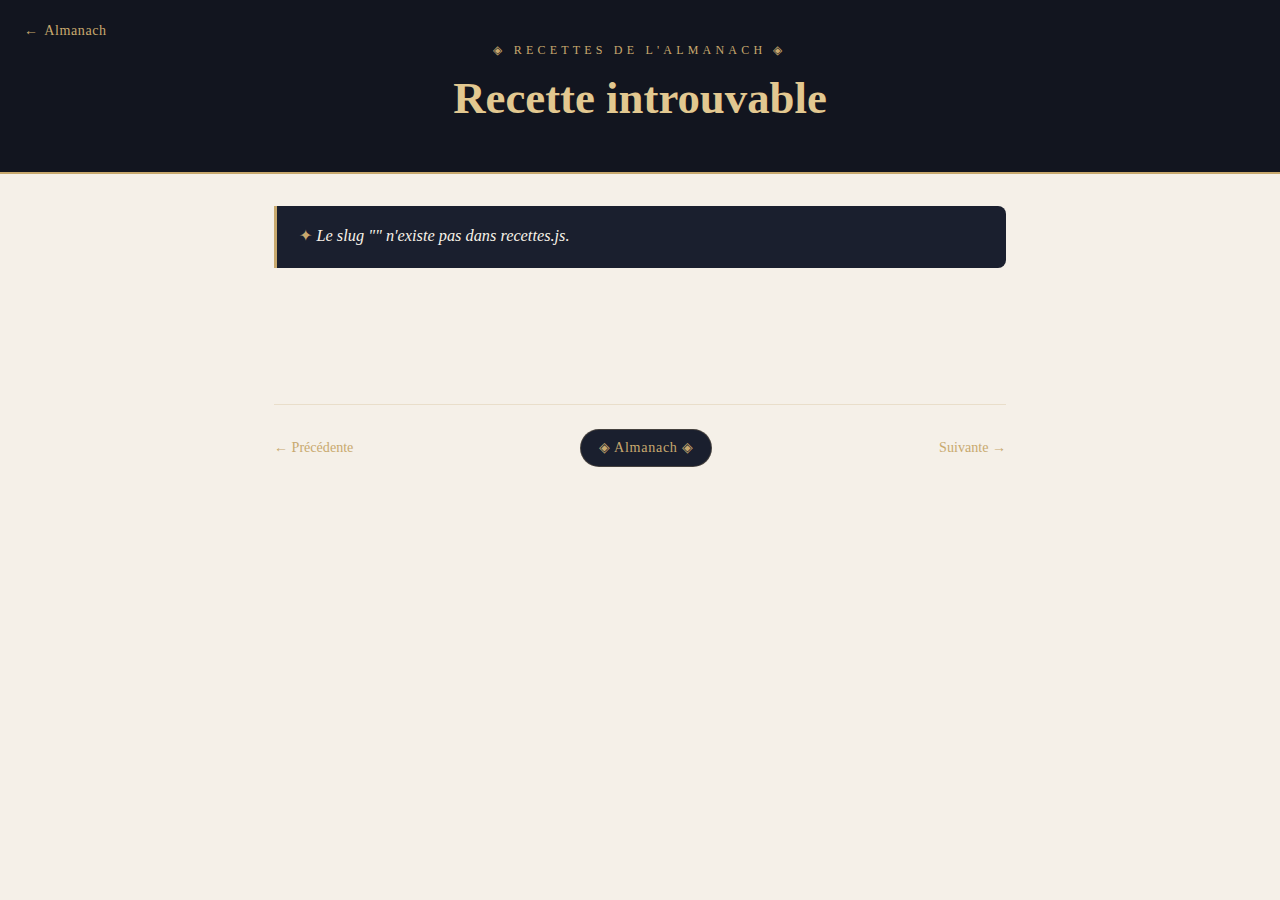
<file: recettes/recette.html>
<!DOCTYPE html>
<html lang="fr">
<head>
    <meta charset="UTF-8">
    <title>Recette — Almanach du Jour</title>
    <meta name="viewport" content="width=device-width, initial-scale=1">
    <link rel="preconnect" href="https://fonts.googleapis.com">
    <link href="https://fonts.googleapis.com/css2?family=Playfair+Display:ital,wght@0,400;0,700;1,400&family=Source+Serif+4:ital,opsz,wght@0,8..60,300;0,8..60,400;1,8..60,300&display=swap" rel="stylesheet">
    <!-- Le style.css de l'almanach est un niveau au-dessus -->
    <link rel="stylesheet" href="../style.css">

    <style>
        :root {
            --bg-deep:    #12151f;
            --bg-card:    #1a1f2e;
            --bg-page:    #f5f0e8;
            --gold:       #c8a96e;
            --gold-light: #e2c890;
            --ink:        #2c2416;
            --ink-muted:  rgba(44,36,22,0.62);
            --border:     rgba(200,169,110,0.25);
            --radius:     8px;
            --serif:      'Playfair Display', Georgia, serif;
            --body:       'Source Serif 4', Georgia, serif;
        }

        *, *::before, *::after { box-sizing: border-box; margin: 0; padding: 0; }

        body {
            background: var(--bg-page);
            color: var(--ink);
            font-family: var(--body);
            font-size: 1rem;
            line-height: 1.7;
            min-height: 100vh;
        }

        /* ── EN-TÊTE ────────────────────────────────── */
        .recipe-header {
            background: var(--bg-deep);
            color: #f7f2e8;
            padding: 2.5rem 1.5rem 2rem;
            text-align: center;
            border-bottom: 2px solid var(--gold);
            position: relative;
        }

        .back-link {
            position: absolute;
            top: 1.2rem;
            left: 1.5rem;
            color: var(--gold);
            text-decoration: none;
            font-family: var(--serif);
            font-size: 0.88rem;
            letter-spacing: 0.04em;
            display: flex;
            align-items: center;
            gap: 0.35rem;
            transition: opacity .2s;
        }
        .back-link:hover { opacity: .7; }

        .header-label {
            color: var(--gold);
            font-size: 0.75rem;
            letter-spacing: 0.35em;
            text-transform: uppercase;
            margin-bottom: 0.7rem;
            display: block;
            font-family: var(--serif);
        }

        .recipe-header h1 {
            font-family: var(--serif);
            font-size: clamp(1.7rem, 5vw, 2.8rem);
            font-weight: 700;
            color: var(--gold-light);
            line-height: 1.2;
            margin-bottom: 0.9rem;
        }

        .meta-tags {
            display: flex;
            justify-content: center;
            flex-wrap: wrap;
            gap: 0.5rem;
            margin-top: 0.5rem;
        }
        .tag {
            background: rgba(200,169,110,.12);
            border: 1px solid var(--border);
            color: var(--gold);
            border-radius: 20px;
            padding: .22rem .8rem;
            font-size: .78rem;
            font-family: var(--serif);
            letter-spacing: .03em;
        }

        /* ── CORPS ──────────────────────────────────── */
        .recipe-body {
            max-width: 780px;
            margin: 0 auto;
            padding: 2rem 1.5rem 4rem;
        }

        /* ── ANECDOTE ───────────────────────────────── */
        .recipe-intro {
            background: var(--bg-card);
            color: #f7f2e8;
            border-left: 3px solid var(--gold);
            border-radius: 0 var(--radius) var(--radius) 0;
            padding: 1.1rem 1.4rem;
            margin-bottom: 2rem;
            font-style: italic;
            font-size: 1.02rem;
            line-height: 1.65;
        }
        .recipe-intro::before { content: '✦  '; color: var(--gold); font-style: normal; }

        /* ── INFOS RAPIDES ──────────────────────────── */
        .quick-grid {
            display: grid;
            grid-template-columns: repeat(auto-fit, minmax(130px, 1fr));
            gap: 1px;
            background: var(--border);
            border: 1px solid var(--border);
            border-radius: var(--radius);
            overflow: hidden;
            margin-bottom: 2.5rem;
        }
        .qi {
            background: #f7f2e8;
            padding: .9rem 1rem;
            text-align: center;
        }
        .qi-icon { font-size: 1.3rem; display: block; margin-bottom: .25rem; }
        .qi-label {
            font-size: .7rem;
            text-transform: uppercase;
            letter-spacing: .1em;
            color: var(--ink-muted);
            font-family: var(--serif);
            display: block;
            margin-bottom: .2rem;
        }
        .qi-value {
            font-family: var(--serif);
            font-size: 1rem;
            font-weight: 700;
            color: var(--ink);
        }

        /* ── TITRE DE SECTION ───────────────────────── */
        .section-title {
            font-family: var(--serif);
            font-size: 1.15rem;
            font-weight: 700;
            border-bottom: 2px solid var(--gold);
            padding-bottom: .35rem;
            margin-bottom: 1.2rem;
            display: flex;
            align-items: center;
            gap: .45rem;
            color: var(--ink);
        }

        /* ── INGRÉDIENTS ────────────────────────────── */
        .ingredients-block { margin-bottom: 2.5rem; }

        .ing-groupe { margin-bottom: 1.2rem; }
        .ing-groupe h4 {
            font-family: var(--serif);
            font-size: .82rem;
            text-transform: uppercase;
            letter-spacing: .1em;
            color: var(--ink-muted);
            margin-bottom: .55rem;
        }

        .ing-list { list-style: none; }
        .ing-list li {
            display: grid;
            grid-template-columns: 1.8rem 80px 1fr auto;
            align-items: baseline;
            gap: .4rem;
            padding: .42rem 0;
            border-bottom: 1px solid rgba(44,36,22,.07);
            font-size: .96rem;
        }
        .ing-list li:last-child { border-bottom: none; }
        .ing-bullet { color: var(--gold); font-size: .8rem; }
        .ing-qty { font-weight: 600; color: var(--ink); white-space: nowrap; }
        .ing-name { color: var(--ink); }
        .ing-note { color: var(--ink-muted); font-style: italic; font-size: .85rem; text-align: right; }

        /* ── ÉTAPES ─────────────────────────────────── */
        .steps-block { margin-bottom: 2.5rem; }

        .step {
            display: grid;
            grid-template-columns: 2.4rem 1fr;
            gap: .9rem;
            margin-bottom: 1.5rem;
            align-items: start;
        }
        .step-num {
            width: 2.4rem; height: 2.4rem;
            background: var(--bg-card);
            color: var(--gold);
            border-radius: 50%;
            display: flex;
            align-items: center;
            justify-content: center;
            font-family: var(--serif);
            font-weight: 700;
            font-size: .95rem;
            flex-shrink: 0;
            margin-top: .1rem;
        }
        .step-content h4 {
            font-family: var(--serif);
            font-size: 1rem;
            font-weight: 700;
            color: var(--ink);
            margin-bottom: .25rem;
        }
        .step-content p { font-size: .96rem; line-height: 1.65; }
        .step-timer {
            display: inline-flex;
            align-items: center;
            gap: .3rem;
            background: rgba(200,169,110,.1);
            border: 1px solid var(--border);
            color: var(--gold);
            border-radius: 20px;
            padding: .12rem .6rem;
            font-size: .76rem;
            font-family: var(--serif);
            margin-top: .45rem;
        }

        /* ── CONSEILS ───────────────────────────────── */
        .conseil {
            background: rgba(200,169,110,.07);
            border: 1px solid var(--border);
            border-radius: var(--radius);
            padding: 1.1rem 1.4rem;
            margin-bottom: 1rem;
        }
        .conseil h4 {
            font-family: var(--serif);
            font-size: .92rem;
            font-weight: 700;
            color: var(--gold);
            margin-bottom: .4rem;
        }
        .conseil p { font-size: .92rem; color: var(--ink-muted); line-height: 1.6; }

        /* ── RECETTE VIDE (pas encore saisie) ────────── */
        .empty-state {
            text-align: center;
            padding: 3rem 1rem;
            color: var(--ink-muted);
        }
        .empty-state .empty-icon { font-size: 3rem; margin-bottom: 1rem; display: block; }
        .empty-state h3 {
            font-family: var(--serif);
            font-size: 1.2rem;
            margin-bottom: .6rem;
            color: var(--ink);
        }
        .empty-state p { font-size: .93rem; line-height: 1.6; max-width: 400px; margin: 0 auto; }
        .empty-state code {
            display: inline-block;
            background: var(--bg-card);
            color: var(--gold);
            border-radius: 4px;
            padding: .15rem .5rem;
            font-size: .82rem;
            margin-top: .8rem;
        }

        /* ── NAVIGATION ─────────────────────────────── */
        .recipe-nav {
            display: flex;
            justify-content: space-between;
            align-items: center;
            border-top: 1px solid var(--border);
            padding-top: 1.5rem;
            margin-top: 2.5rem;
            gap: 1rem;
        }
        .recipe-nav a {
            color: var(--gold);
            text-decoration: none;
            font-family: var(--serif);
            font-size: .88rem;
            display: flex;
            align-items: center;
            gap: .35rem;
            transition: opacity .2s;
        }
        .recipe-nav a:hover { opacity: .7; }
        .nav-home {
            background: var(--bg-card);
            border: 1px solid var(--border);
            border-radius: 20px;
            padding: .38rem 1.1rem;
            font-size: .82rem;
            letter-spacing: .05em;
        }

        /* ── RESPONSIVE ─────────────────────────────── */
        @media (max-width: 600px) {
            .recipe-header { padding: 3rem 1rem 1.5rem; }
            .recipe-body { padding: 1.5rem 1rem 3rem; }
            .step { grid-template-columns: 2rem 1fr; gap: .65rem; }
            .step-num { width: 2rem; height: 2rem; font-size: .82rem; }
            .ing-list li { grid-template-columns: 1.5rem 70px 1fr; }
            .ing-note { display: none; }
            .back-link span { display: none; }
        }
    </style>
</head>
<body>

<header class="recipe-header">
    <a href="../index.html" class="back-link">← <span>Almanach</span></a>
    <span class="header-label">◈ Recettes de l'Almanach ◈</span>
    <h1 id="r-title">Chargement…</h1>
    <div class="meta-tags" id="r-tags"></div>
</header>

<main class="recipe-body">

    <!-- ANECDOTE -->
    <p class="recipe-intro" id="r-intro"></p>

    <!-- INFOS RAPIDES -->
    <div class="quick-grid" id="r-quick"></div>

    <!-- INGRÉDIENTS -->
    <section class="ingredients-block" id="r-ingredients-block">
        <h2 class="section-title"><span>🧄</span> Ingrédients</h2>
        <div id="r-ingredients"></div>
    </section>

    <!-- ÉTAPES -->
    <section class="steps-block" id="r-steps-block">
        <h2 class="section-title"><span>👨‍🍳</span> Préparation</h2>
        <div id="r-steps"></div>
    </section>

    <!-- CONSEILS -->
    <section id="r-conseils-block"></section>

    <!-- NAVIGATION -->
    <nav class="recipe-nav">
        <a id="nav-prev" href="#">← Précédente</a>
        <a href="../index.html" class="nav-home">◈ Almanach ◈</a>
        <a id="nav-next" href="#">Suivante →</a>
    </nav>

</main>

<!-- Fichier de données unique -->
<script src="Recettes.js"></script>

<script>
// ═══════════════════════════════════════════════════════
// MOTEUR D'AFFICHAGE
// ═══════════════════════════════════════════════════════

(function () {

    // 1. Lire le slug depuis ?plat=xxx
    const params = new URLSearchParams(window.location.search);
    const slug   = params.get('plat') || '';
    const recette = RECETTES[slug];

    // 2. Slug inconnu → page 404 douce
    if (!recette) {
        document.getElementById('r-title').textContent = 'Recette introuvable';
        document.getElementById('r-intro').textContent =
            'Le slug "' + slug + '" n\'existe pas dans recettes.js.';
        document.getElementById('r-quick').style.display = 'none';
        document.getElementById('r-ingredients-block').style.display = 'none';
        document.getElementById('r-steps-block').style.display = 'none';
        return;
    }

    // 3. Titre de la page
    document.title = recette.name + ' — Almanach du Jour';
    set('r-title', recette.name);

    // 4. Tags
    const tagsEl = document.getElementById('r-tags');
    const tags = [];
    if (recette.region)     tags.push('🗺 ' + recette.region);
    if (recette.tags)       recette.tags.forEach(t => tags.push(t));
    if (recette.personnes)  tags.push('👥 ' + recette.personnes + ' pers.');
    if (recette.difficulte) tags.push('⭐ ' + recette.difficulte);
    tagsEl.innerHTML = tags.map(t => `<span class="tag">${t}</span>`).join('');

    // 5. Anecdote
    set('r-intro', recette.anecdote || '');

    // 6. Infos rapides
    const quickData = [
        { icon: '⏱', label: 'Préparation', value: recette.prep     || '—' },
        { icon: '🔥', label: 'Cuisson',     value: recette.cuisson  || '—' },
        { icon: '👥', label: 'Personnes',   value: recette.personnes || '4' },
        { icon: '📊', label: 'Difficulté',  value: recette.difficulte || '—' },
    ];
    document.getElementById('r-quick').innerHTML = quickData.map(d => `
        <div class="qi">
            <span class="qi-icon">${d.icon}</span>
            <span class="qi-label">${d.label}</span>
            <span class="qi-value">${d.value}</span>
        </div>
    `).join('');

    // 7. Ingrédients
    const ingEl = document.getElementById('r-ingredients');
    if (recette.ingredients && recette.ingredients.length) {
        ingEl.innerHTML = recette.ingredients.map(groupe => `
            <div class="ing-groupe">
                ${groupe.groupe ? `<h4>${groupe.groupe}</h4>` : ''}
                <ul class="ing-list">
                    ${groupe.items.map(it => `
                        <li>
                            <span class="ing-bullet">—</span>
                            <span class="ing-qty">${it.qty || ''}</span>
                            <span class="ing-name">${it.name}</span>
                            <span class="ing-note">${it.note || ''}</span>
                        </li>
                    `).join('')}
                </ul>
            </div>
        `).join('');
    } else {
        ingEl.innerHTML = emptyState(recette.name, 'ingredients');
        document.getElementById('r-ingredients-block')
            .querySelector('.section-title').style.display = 'none';
    }

    // 8. Étapes
    const stepsEl = document.getElementById('r-steps');
    if (recette.etapes && recette.etapes.length) {
        stepsEl.innerHTML = recette.etapes.map((e, i) => `
            <div class="step">
                <div class="step-num">${i + 1}</div>
                <div class="step-content">
                    <h4>${e.titre}</h4>
                    <p>${e.texte}</p>
                    ${e.timer ? `<span class="step-timer">⏱ ${e.timer}</span>` : ''}
                </div>
            </div>
        `).join('');
    } else {
        stepsEl.innerHTML = emptyState(recette.name, 'etapes');
        document.getElementById('r-steps-block')
            .querySelector('.section-title').style.display = 'none';
    }

    // 9. Conseils
    const conseilsEl = document.getElementById('r-conseils-block');
    if (recette.conseils && recette.conseils.length) {
        const labels = ['💡 Le conseil de l\'almanach', '🔄 Variante', '📌 À savoir', '🍷 Accord'];
        conseilsEl.innerHTML = recette.conseils.map((c, i) => `
            <div class="conseil">
                <h4>${labels[i] || '💡 Conseil'}</h4>
                <p>${c}</p>
            </div>
        `).join('');
    }

    // 10. Navigation prev/next parmi les slugs
    const slugs = Object.keys(RECETTES).sort();
    const idx   = slugs.indexOf(slug);
    const prev  = slugs[idx - 1];
    const next  = slugs[idx + 1];

    const navPrev = document.getElementById('nav-prev');
    const navNext = document.getElementById('nav-next');

    if (prev) {
        navPrev.href = 'recette.html?plat=' + prev;
        navPrev.title = RECETTES[prev].name;
    } else {
        navPrev.style.visibility = 'hidden';
    }
    if (next) {
        navNext.href = 'recette.html?plat=' + next;
        navNext.title = RECETTES[next].name;
    } else {
        navNext.style.visibility = 'hidden';
    }

    // ── Helpers ────────────────────────────────────────
    function set(id, text) {
        const el = document.getElementById(id);
        if (el) el.textContent = text;
    }

    function emptyState(name, type) {
        const msgs = {
            ingredients: 'Les ingrédients de cette recette n\'ont pas encore été saisis.',
            etapes:      'Les étapes de cette recette n\'ont pas encore été saisies.',
        };
        return `
            <div class="empty-state">
                <span class="empty-icon">📝</span>
                <h3>Recette à compléter</h3>
                <p>${msgs[type] || 'Contenu à venir.'}<br>
                   Pour l'ajouter, éditez l'entrée <code>${slug}</code> dans <code>recettes.js</code>.</p>
            </div>`;
    }

})();
</script>

</body>
</html>
</file>
<file: style.css>
/* ═══════════════════════════════════════════════════════
   ALMANACH DU JOUR — Style v2.0
   Identité : almanach imprimé du XIXe siècle, modernisé.
   Typographie éditoriale · Palette terre et encre
   ═══════════════════════════════════════════════════════ */

/* ── RESET & VARIABLES ─────────────────────────────── */
*, *::before, *::after { box-sizing: border-box; margin: 0; padding: 0; }

:root {
    --ink:        #1c1810;
    --ink-soft:   #3d3528;
    --ink-muted:  #7a6e60;
    --parchment:  #f7f2e8;
    --parchment2: #efe9d8;
    --parchment3: #e5dcc8;
    --gold:       #9a7c3c;
    --gold-light: #c9a84c;
    --rust:       #8b3a2a;
    --sage:       #4a6741;
    --night:      #1a1f2e;
    --night2:     #252b3d;
    --moon-silver:#c8cfd8;
    --border:     rgba(154, 124, 60, 0.25);
    --border-strong: rgba(154, 124, 60, 0.5);
    --shadow:     0 2px 16px rgba(28, 24, 16, 0.10);
    --shadow-lg:  0 4px 32px rgba(28, 24, 16, 0.16);
    --radius:     4px;
    --font-display: 'Playfair Display', 'Georgia', serif;
    --font-body:    'Source Serif 4', 'Georgia', serif;
}

html { font-size: 16px; scroll-behavior: smooth; }

body {
    font-family: var(--font-body);
    background: var(--parchment);
    color: var(--ink);
    line-height: 1.65;
    padding: 0;
    min-height: 100vh;
}

/* ── HEADER ─────────────────────────────────────────── */
.site-header {
    background: var(--night);
    color: var(--parchment);
    text-align: center;
    padding: 2.5rem 1.5rem 2rem;
    border-bottom: 3px solid var(--gold);
    position: relative;
    overflow: hidden;
}

.site-header::before {
    content: "";
    position: absolute;
    inset: 0;
    background:
        radial-gradient(ellipse at 20% 50%, rgba(154,124,60,.15) 0%, transparent 60%),
        radial-gradient(ellipse at 80% 50%, rgba(154,124,60,.10) 0%, transparent 60%);
    pointer-events: none;
}

.header-inner {
    position: relative;
    display: flex;
    flex-direction: column;
    align-items: center;
    gap: .4rem;
}

.header-ornament {
    color: var(--gold);
    font-size: 1.1rem;
    letter-spacing: .5em;
}

.site-header h1 {
    font-family: var(--font-display);
    font-size: clamp(2rem, 5vw, 3.2rem);
    font-weight: 700;
    letter-spacing: .04em;
    color: var(--parchment);
    line-height: 1.1;
}

.subtitle {
    font-family: var(--font-body);
    font-size: .9rem;
    font-weight: 300;
    color: var(--gold-light);
    letter-spacing: .25em;
    text-transform: uppercase;
}

/* ── MAIN LAYOUT ────────────────────────────────────── */
main {
    max-width: 1000px;
    margin: 0 auto;
    padding: 2rem 1.25rem 3rem;
    display: flex;
    flex-direction: column;
    gap: 2rem;
}

/* ── TODAY BLOCK ────────────────────────────────────── */
#today-block {
    border: 1px solid var(--border-strong);
    border-radius: var(--radius);
    overflow: hidden;
    box-shadow: var(--shadow);
}

.today-date-wrap {
    background: var(--night);
    color: var(--parchment);
    text-align: center;
    padding: 1.5rem 1.5rem 1.25rem;
    border-bottom: 2px solid var(--gold);
    position: relative;
}

.today-date-wrap::after {
    content: "";
    position: absolute;
    bottom: -1px;
    left: 50%;
    transform: translateX(-50%);
    width: 60px;
    height: 2px;
    background: var(--gold-light);
}

#date-display {
    font-family: var(--font-display);
    font-size: clamp(1.3rem, 3vw, 1.9rem);
    font-weight: 400;
    font-style: italic;
    color: var(--parchment);
    margin-bottom: .3rem;
}

.meta-line {
    font-size: .82rem;
    color: var(--gold-light);
    letter-spacing: .12em;
    text-transform: uppercase;
}

/* ── PRIMARY CARDS ──────────────────────────────────── */
.primary-cards {
    display: grid;
    grid-template-columns: repeat(3, 1fr);
    background: var(--parchment2);
}

.card {
    padding: 1.5rem 1.25rem;
    border-right: 1px solid var(--border);
    transition: background .2s;
}
.card:last-child { border-right: none; }
.card:hover { background: var(--parchment); }

.card-icon {
    font-size: 1.6rem;
    margin-bottom: .6rem;
    display: block;
    line-height: 1;
}

.card-icon-canvas {
    margin-bottom: .6rem;
}

.moon-icon {
    display: block;
    border-radius: 50%;
    box-shadow: 0 2px 10px rgba(0,0,0,.35);
}

.card h3 {
    font-family: var(--font-display);
    font-size: 1rem;
    font-weight: 700;
    letter-spacing: .06em;
    text-transform: uppercase;
    color: var(--ink-soft);
    margin-bottom: .9rem;
    padding-bottom: .5rem;
    border-bottom: 1px solid var(--border);
}

.data-list {
    list-style: none;
    display: flex;
    flex-direction: column;
    gap: .45rem;
}

.data-list li {
    display: flex;
    justify-content: space-between;
    align-items: baseline;
    gap: .5rem;
    font-size: .875rem;
}

.lbl {
    color: var(--ink-muted);
    font-weight: 300;
    white-space: nowrap;
    flex-shrink: 0;
}

.val {
    font-weight: 400;
    text-align: right;
    color: var(--ink);
}

/* Couleurs spécifiques par type de jour jardinier */
.val.jour-racine  { color: #7a3d2a; font-weight: 600; }
.val.jour-fleur   { color: #8b4578; font-weight: 600; }
.val.jour-feuille { color: #3a6b3a; font-weight: 600; }
.val.jour-fruit   { color: #8b6020; font-weight: 600; }

/* ── TRADITION BLOCK ────────────────────────────────── */
#tradition-block {
    background: var(--night);
    border: 1px solid var(--gold);
    border-radius: var(--radius);
    box-shadow: var(--shadow);
    overflow: hidden;
}

.tradition-grid {
    display: grid;
    grid-template-columns: 1fr auto 1fr;
    align-items: center;
    padding: 1.25rem 1.75rem;
    gap: 0;
}

.tradition-item {
    display: flex;
    align-items: flex-start;
    gap: 1rem;
    padding: .5rem;
}

.trad-icon {
    font-size: 1.4rem;
    color: var(--gold);
    flex-shrink: 0;
    margin-top: .1rem;
}

.trad-label {
    font-size: .72rem;
    font-weight: 300;
    letter-spacing: .18em;
    text-transform: uppercase;
    color: var(--gold-light);
    margin-bottom: .3rem;
}

.trad-value {
    font-family: var(--font-display);
    font-size: 1rem;
    color: var(--parchment);
    line-height: 1.4;
}

.trad-dicton {
    font-style: italic;
    font-size: .95rem;
}

.trad-divider {
    width: 1px;
    background: var(--gold);
    opacity: .35;
    align-self: stretch;
    margin: 0 1rem;
}

/* ── SECTION HEADER ─────────────────────────────────── */
.section-header {
    display: flex;
    align-items: center;
    justify-content: center;
    gap: 1rem;
    margin-bottom: 1.25rem;
    text-align: center;
}

.section-header h2 {
    font-family: var(--font-display);
    font-size: 1.3rem;
    font-weight: 700;
    color: var(--ink);
    letter-spacing: .03em;
}

.orn {
    color: var(--gold);
    font-size: .9rem;
    opacity: .8;
}

/* ── ÉPHÉMÉRIDES ────────────────────────────────────── */
#ephemerides-block {
    background: var(--parchment2);
    border: 1px solid var(--border-strong);
    border-radius: var(--radius);
    padding: 1.75rem 1.5rem;
    box-shadow: var(--shadow);
}

.ephemerides-list {
    display: flex;
    flex-direction: column;
    gap: 0;
}

.ephem-item {
    display: grid;
    grid-template-columns: 4.5rem 1fr;
    gap: 0 1.25rem;
    padding: .85rem 0;
    border-bottom: 1px solid var(--border);
    align-items: baseline;
}
.ephem-item:last-child { border-bottom: none; }

.ephem-year {
    font-family: var(--font-display);
    font-size: 1.05rem;
    font-weight: 700;
    color: var(--gold);
    text-align: right;
    flex-shrink: 0;
    padding-top: .05rem;
}

.ephem-text {
    font-size: .9rem;
    color: var(--ink-soft);
    line-height: 1.55;
}

.ephem-cat {
    display: inline-block;
    font-size: .65rem;
    font-weight: 400;
    letter-spacing: .12em;
    text-transform: uppercase;
    color: var(--ink-muted);
    background: var(--parchment3);
    border: 1px solid var(--border);
    border-radius: 2px;
    padding: .1em .5em;
    margin-right: .4em;
    vertical-align: middle;
}

/* ── CALENDRIER ─────────────────────────────────────── */
#calendar-section {
    background: var(--parchment2);
    border: 1px solid var(--border-strong);
    border-radius: var(--radius);
    padding: 1.75rem 1.5rem;
    box-shadow: var(--shadow);
}

.calendar-nav {
    display: flex;
    align-items: center;
    justify-content: center;
    gap: 1.5rem;
    margin-bottom: 1.25rem;
}

.calendar-nav h3 {
    font-family: var(--font-display);
    font-size: 1.15rem;
    font-weight: 400;
    font-style: italic;
    color: var(--ink);
    min-width: 14rem;
    text-align: center;
}

.calendar-nav button {
    background: var(--night);
    color: var(--gold);
    border: 1px solid var(--gold);
    width: 2rem;
    height: 2rem;
    border-radius: var(--radius);
    cursor: pointer;
    font-size: .85rem;
    display: flex;
    align-items: center;
    justify-content: center;
    transition: background .15s;
}
.calendar-nav button:hover { background: var(--gold); color: var(--night); }

#calendar {
    width: 100%;
    border-collapse: collapse;
    text-align: center;
    font-size: .875rem;
}

#calendar th {
    font-family: var(--font-display);
    font-size: .72rem;
    font-weight: 700;
    letter-spacing: .1em;
    text-transform: uppercase;
    color: var(--ink-muted);
    padding: .4rem;
    border-bottom: 2px solid var(--border-strong);
}

#calendar th:last-child { color: var(--rust); }

#calendar td {
    padding: .2rem;
    width: 14.28%;
}

#calendar td button {
    width: 2.2rem;
    height: 2.2rem;
    border: none;
    background: transparent;
    cursor: pointer;
    border-radius: 50%;
    font-family: var(--font-body);
    font-size: .875rem;
    color: var(--ink);
    transition: all .15s;
    display: inline-flex;
    align-items: center;
    justify-content: center;
}

#calendar td button:hover {
    background: var(--parchment3);
    color: var(--ink);
}

#calendar td button.today {
    background: var(--night);
    color: var(--gold);
    font-weight: 700;
}

#calendar td button.selected {
    background: var(--gold);
    color: var(--night);
    font-weight: 700;
    box-shadow: 0 0 0 2px var(--gold-light);
}

#calendar td button.ferie {
    color: var(--rust);
    font-weight: 600;
}

/* ── FOOTER ─────────────────────────────────────────── */
.site-footer {
    background: var(--night);
    color: var(--ink-muted);
    text-align: center;
    padding: 1.5rem;
    border-top: 2px solid var(--gold);
    margin-top: 1rem;
}

.footer-inner {
    display: flex;
    flex-direction: column;
    gap: .4rem;
    font-size: .8rem;
}

.footer-inner strong { color: var(--gold-light); }
.footer-note { color: var(--gold); opacity: .6; font-size: .72rem; letter-spacing: .05em; }

/* ── RESPONSIVE ─────────────────────────────────────── */
@media (max-width: 680px) {
    .primary-cards {
        grid-template-columns: 1fr;
    }
    .card {
        border-right: none;
        border-bottom: 1px solid var(--border);
    }
    .card:last-child { border-bottom: none; }

    .tradition-grid {
        grid-template-columns: 1fr;
        gap: 1.25rem;
        padding: 1.25rem;
    }
    .trad-divider { width: 100%; height: 1px; margin: 0; }

    .ephem-item {
        grid-template-columns: 3.5rem 1fr;
        gap: 0 .75rem;
    }
}

/* ── PRINT ──────────────────────────────────────────── */
@media print {
    .site-header, .calendar-nav button { -webkit-print-color-adjust: exact; print-color-adjust: exact; }
    #calendar-section { display: none; }
    body { background: white; }
}

/* ══════════════════════════════════════════════════════
   MARÉES
   ══════════════════════════════════════════════════════ */

#marees-section {
    background: var(--night);
    border: 1px solid var(--border-strong);
    border-radius: var(--radius);
    padding: 1.75rem 1.5rem;
    box-shadow: var(--shadow);
}

#marees-section .section-header h2 { color: var(--parchment); }
#marees-section .orn { color: var(--gold); }

.tides-block { color: var(--parchment); }

.tides-header {
    display: flex;
    align-items: center;
    justify-content: space-between;
    margin-bottom: 1.25rem;
    flex-wrap: wrap;
    gap: .75rem;
}

.tides-port-select {
    display: flex;
    align-items: center;
    gap: .6rem;
    font-size: .9rem;
    color: var(--gold-light);
}

.tides-port-select label { font-weight: 300; letter-spacing: .05em; }

#port-select {
    background: var(--night2);
    color: var(--parchment);
    border: 1px solid var(--gold);
    border-radius: var(--radius);
    padding: .3rem .7rem;
    font-family: var(--font-body);
    font-size: .875rem;
    cursor: pointer;
    outline: none;
}
#port-select:focus { box-shadow: 0 0 0 2px var(--gold); }

.tide-coeff {
    display: flex;
    align-items: baseline;
    gap: .5rem;
}

.coeff-number {
    font-family: var(--font-display);
    font-size: 2.2rem;
    font-weight: 700;
    line-height: 1;
}

.coeff-label {
    font-size: .8rem;
    font-weight: 300;
    letter-spacing: .08em;
    text-transform: uppercase;
    opacity: .85;
}

/* Jauge niveau actuel */
.tide-now {
    background: var(--night2);
    border: 1px solid rgba(154,124,60,.2);
    border-radius: var(--radius);
    padding: .9rem 1.1rem;
    margin-bottom: 1.1rem;
}

.tide-now-label {
    display: flex;
    align-items: baseline;
    gap: .75rem;
    font-size: .9rem;
    margin-bottom: .6rem;
    color: var(--parchment);
}

.tide-now-label strong { color: var(--gold-light); font-size: 1.05rem; }

.tide-arrow {
    font-size: .78rem;
    color: var(--gold);
    letter-spacing: .08em;
    font-weight: 300;
}

.tide-gauge {
    height: 10px;
    background: rgba(255,255,255,.08);
    border-radius: 5px;
    overflow: hidden;
    position: relative;
    margin-bottom: .5rem;
}

.tide-gauge-fill {
    height: 100%;
    background: linear-gradient(90deg, #1a4a6b, #2980b9, #5dade2);
    border-radius: 5px;
    transition: width .6s ease;
    position: relative;
}

.tide-gauge-fill::after {
    content: "";
    position: absolute;
    top: 0; right: 0;
    width: 3px; height: 100%;
    background: rgba(255,255,255,.6);
    border-radius: 2px;
}

.tide-gauge-label {
    position: absolute;
    right: 6px; top: 50%;
    transform: translateY(-50%);
    font-size: .65rem;
    color: rgba(255,255,255,.5);
}

.tide-next {
    font-size: .82rem;
    color: var(--ink-muted);
    margin-top: .4rem;
}
.tide-next strong { color: var(--gold-light); }

/* Tableau des marées du jour */
.tides-table {
    display: flex;
    flex-direction: column;
    gap: .3rem;
    margin-bottom: .9rem;
}

.tide-row {
    display: grid;
    grid-template-columns: 1fr auto auto;
    align-items: center;
    gap: 1rem;
    padding: .65rem 1rem;
    border-radius: var(--radius);
    font-size: .9rem;
}

.tide-pm {
    background: rgba(154,124,60,.12);
    border-left: 3px solid var(--gold);
}

.tide-bm {
    background: rgba(26,74,107,.25);
    border-left: 3px solid #2980b9;
}

.tide-type {
    font-weight: 600;
    letter-spacing: .03em;
    color: var(--parchment);
}

.tide-pm .tide-type { color: var(--gold-light); }
.tide-bm .tide-type { color: #7ec8e3; }

.tide-time {
    font-family: var(--font-display);
    font-size: 1rem;
    color: var(--parchment);
    min-width: 4rem;
    text-align: right;
}

.tide-height {
    font-weight: 600;
    min-width: 4.5rem;
    text-align: right;
    color: var(--parchment);
    opacity: .9;
}

.tides-source {
    font-size: .68rem;
    color: var(--ink-muted);
    text-align: center;
    letter-spacing: .08em;
    margin-top: .5rem;
    opacity: .6;
}

.no-tide {
    text-align: center;
    color: var(--ink-muted);
    font-style: italic;
    padding: 1rem;
}

@media (max-width: 480px) {
    .tides-header { flex-direction: column; align-items: flex-start; }
    .tide-row { grid-template-columns: 1fr auto; }
    .tide-height { display: none; }
    .tide-time { display: block; }
}

/* ══════════════════════════════════════════════════════
   PWA — Bannières install / update / offline
   ══════════════════════════════════════════════════════ */

.pwa-banner {
    position: fixed;
    bottom: 1rem;
    left: 50%;
    transform: translateX(-50%);
    z-index: 1000;
    display: flex;
    align-items: center;
    gap: .75rem;
    padding: .85rem 1.25rem;
    border-radius: 8px;
    box-shadow: 0 4px 24px rgba(0,0,0,.45);
    font-family: var(--font-body);
    font-size: .875rem;
    max-width: min(460px, calc(100vw - 2rem));
    width: 100%;
    animation: slideUp .3s ease;
}

@keyframes slideUp {
    from { transform: translateX(-50%) translateY(120%); opacity: 0; }
    to   { transform: translateX(-50%) translateY(0);   opacity: 1; }
}

.pwa-update {
    background: var(--night2);
    border: 1px solid var(--gold);
    color: var(--parchment);
}

.pwa-install {
    background: var(--night2);
    border: 1px solid #2980b9;
    color: var(--parchment);
}

.pwa-banner span {
    flex: 1;
    line-height: 1.4;
}

.pwa-banner button {
    flex-shrink: 0;
    border: none;
    cursor: pointer;
    border-radius: 4px;
    font-family: var(--font-body);
    font-size: .8rem;
    padding: .4rem .9rem;
    transition: opacity .15s;
}
.pwa-banner button:hover { opacity: .85; }

.pwa-update button:first-of-type {
    background: var(--gold);
    color: var(--night);
    font-weight: 600;
}

.pwa-install button:first-of-type {
    background: #2980b9;
    color: white;
    font-weight: 600;
}

.pwa-banner button:last-child {
    background: transparent;
    color: var(--ink-muted);
    padding: .4rem .5rem;
    font-size: 1rem;
}

/* Indicateur hors-ligne */
.offline-indicator {
    margin-top: .75rem;
    font-size: .78rem;
    color: var(--gold-light);
    letter-spacing: .05em;
    opacity: .8;
    text-align: center;
}

/* Ajustement mode standalone (installée) */
@media (display-mode: standalone) {
    .site-header {
        padding-top: env(safe-area-inset-top, 2.5rem);
    }
    body {
        padding-bottom: env(safe-area-inset-bottom, 0);
    }
}
</file>
